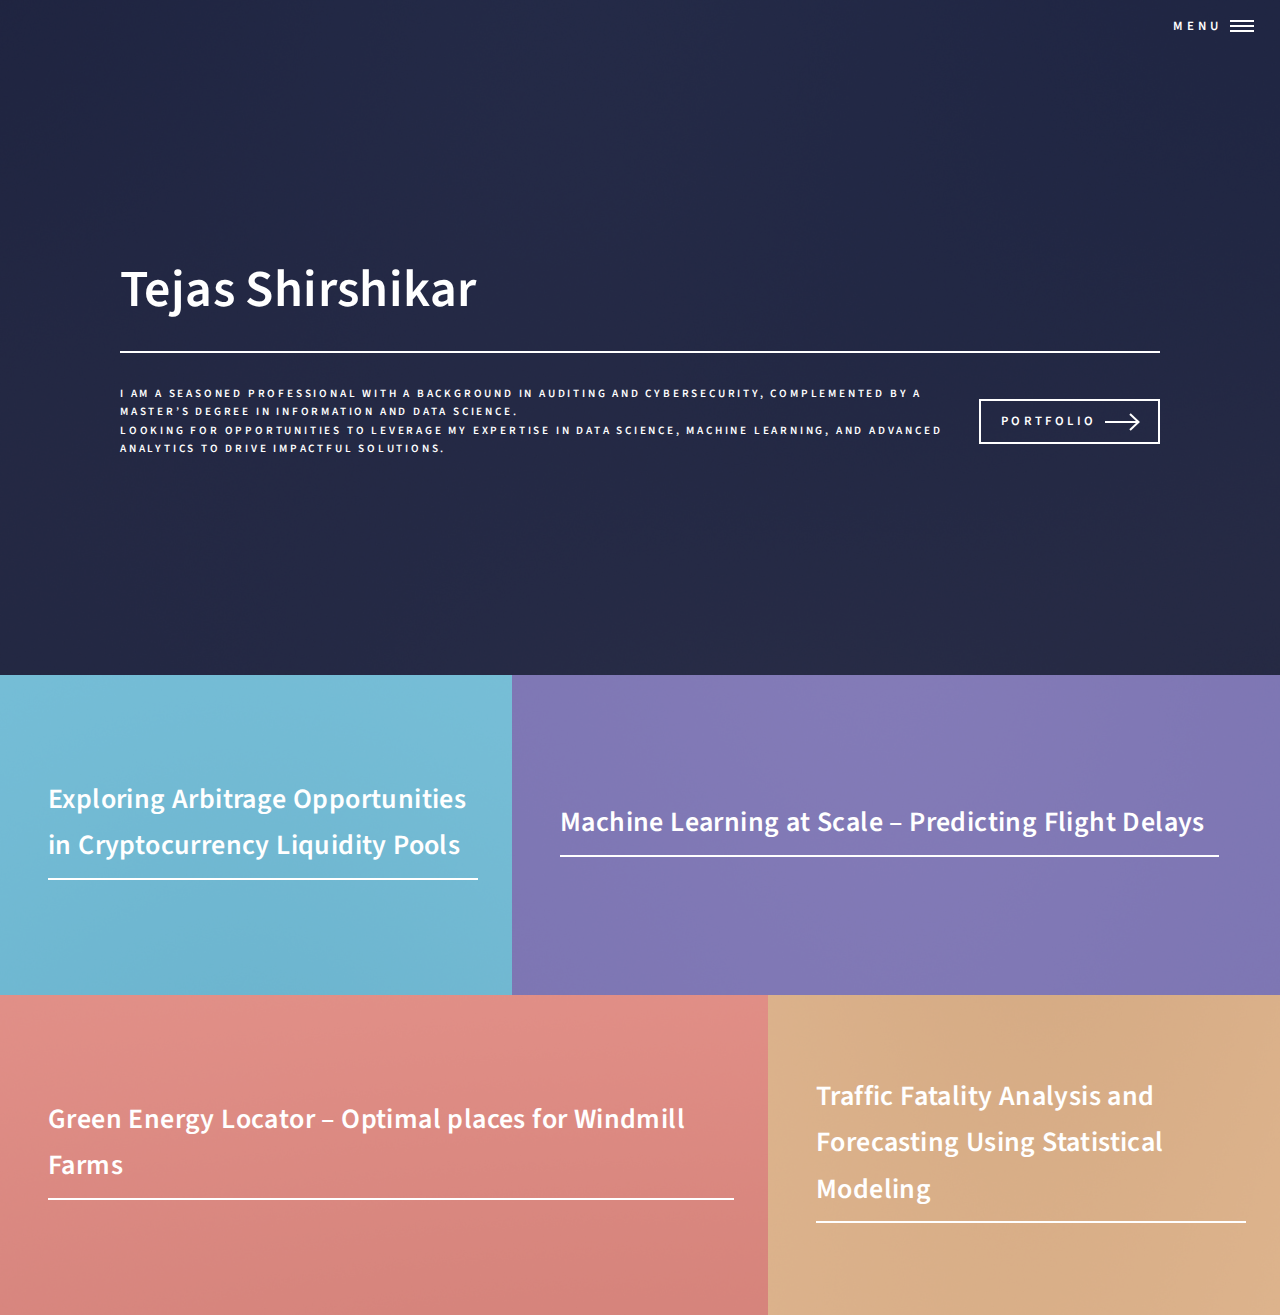
<file: index.html>
<!DOCTYPE HTML>
<!--
	Forty by HTML5 UP
	html5up.net | @ajlkn
	Free for personal and commercial use under the CCA 3.0 license (html5up.net/license)
-->
<html>
	<head>
		<title>Portfolio</title>
		<meta charset="utf-8" />
		<meta name="viewport" content="width=device-width, initial-scale=1, user-scalable=no" />
		<link rel="stylesheet" href="assets/css/main.css" />
		<noscript><link rel="stylesheet" href="assets/css/noscript.css" /></noscript>
	</head>
	<body class="is-preload">

		<!-- Wrapper -->
			<div id="wrapper">

				<!-- Header -->
					<header id="header" class="alt">
						<nav>
							<a href="#menu">Menu</a>
						</nav>
					</header>

				<!-- Menu -->
					<nav id="menu">
						<ul class="links">
							<li><a href="index.html">Home</a></li>
							<li><a href="generic.html">About me</a></li>
							<li><a href="arbitrage.html">Exploring Abitrage</a></li>
							<li><a href="Phase 3 Final Notebook (3).html">Predicting Flight Delays</a></li>
							<li><a href="https://groups.ischool.berkeley.edu/GreenEnergyLocator/">Green Energy Locator</a></li>
							<li><a href="time_series.html">Traffic Fatality Analysis</a></li>
						</ul>
					</nav>

				<!-- Banner -->
					<section id="banner" class="major">
						<div class="inner">
							<header class="major">
								<h1>Tejas Shirshikar</h1>
							</header>
							<div class="content">
								<p>I am a seasoned professional with a background in auditing and cybersecurity, complemented by a Master’s degree in Information and Data Science. <br />
								Looking for opportunities to leverage my expertise in data science, machine learning, and advanced analytics to drive impactful solutions.</p>
								<ul class="actions">
									<li><a href="#one" class="button next scrolly">Portfolio</a></li>
								</ul>
							</div>
						</div>
					</section>

				<!-- Main -->
					<div id="main">

						<!-- One -->
							<section id="one" class="tiles">
								<article>
									<span class="image">
										<img src="images/pic01.jpg" alt="" />
									</span>
									<header class="major">
										<h3><a href="arbitrage.html" class="link">Exploring Arbitrage Opportunities in Cryptocurrency Liquidity Pools</a></h3>
									</header>
								</article>
								<article>
									<span class="image">
										<img src="images/pic02.jpg" alt="" />
									</span>
									<header class="major">
										<h3><a href="Phase 3 Final Notebook (3).html" class="link" target="_blank">Machine Learning at Scale – Predicting Flight Delays</a></h3>
									</header>
								</article>
								<article>
									<span class="image">
										<img src="images/pic03.jpg" alt="" />
									</span>
									<header class="major">
										<h3><a href="https://groups.ischool.berkeley.edu/GreenEnergyLocator/" class="link" target="_blank">Green Energy Locator – Optimal places for Windmill Farms</a></h3>
									</header>
								</article>
								<article>
									<span class="image">
										<img src="images/pic04.jpg" alt="" />
									</span>
									<header class="major">
										<h3><a href="time_series.html" class="link">Traffic Fatality Analysis and Forecasting Using Statistical Modeling</a></h3>
									</header>
								</article>
							</section>

					</div>

			</div>

		<!-- Scripts -->
			<script src="assets/js/jquery.min.js"></script>
			<script src="assets/js/jquery.scrolly.min.js"></script>
			<script src="assets/js/jquery.scrollex.min.js"></script>
			<script src="assets/js/browser.min.js"></script>
			<script src="assets/js/breakpoints.min.js"></script>
			<script src="assets/js/util.js"></script>
			<script src="assets/js/main.js"></script>

	</body>
</html>
</file>
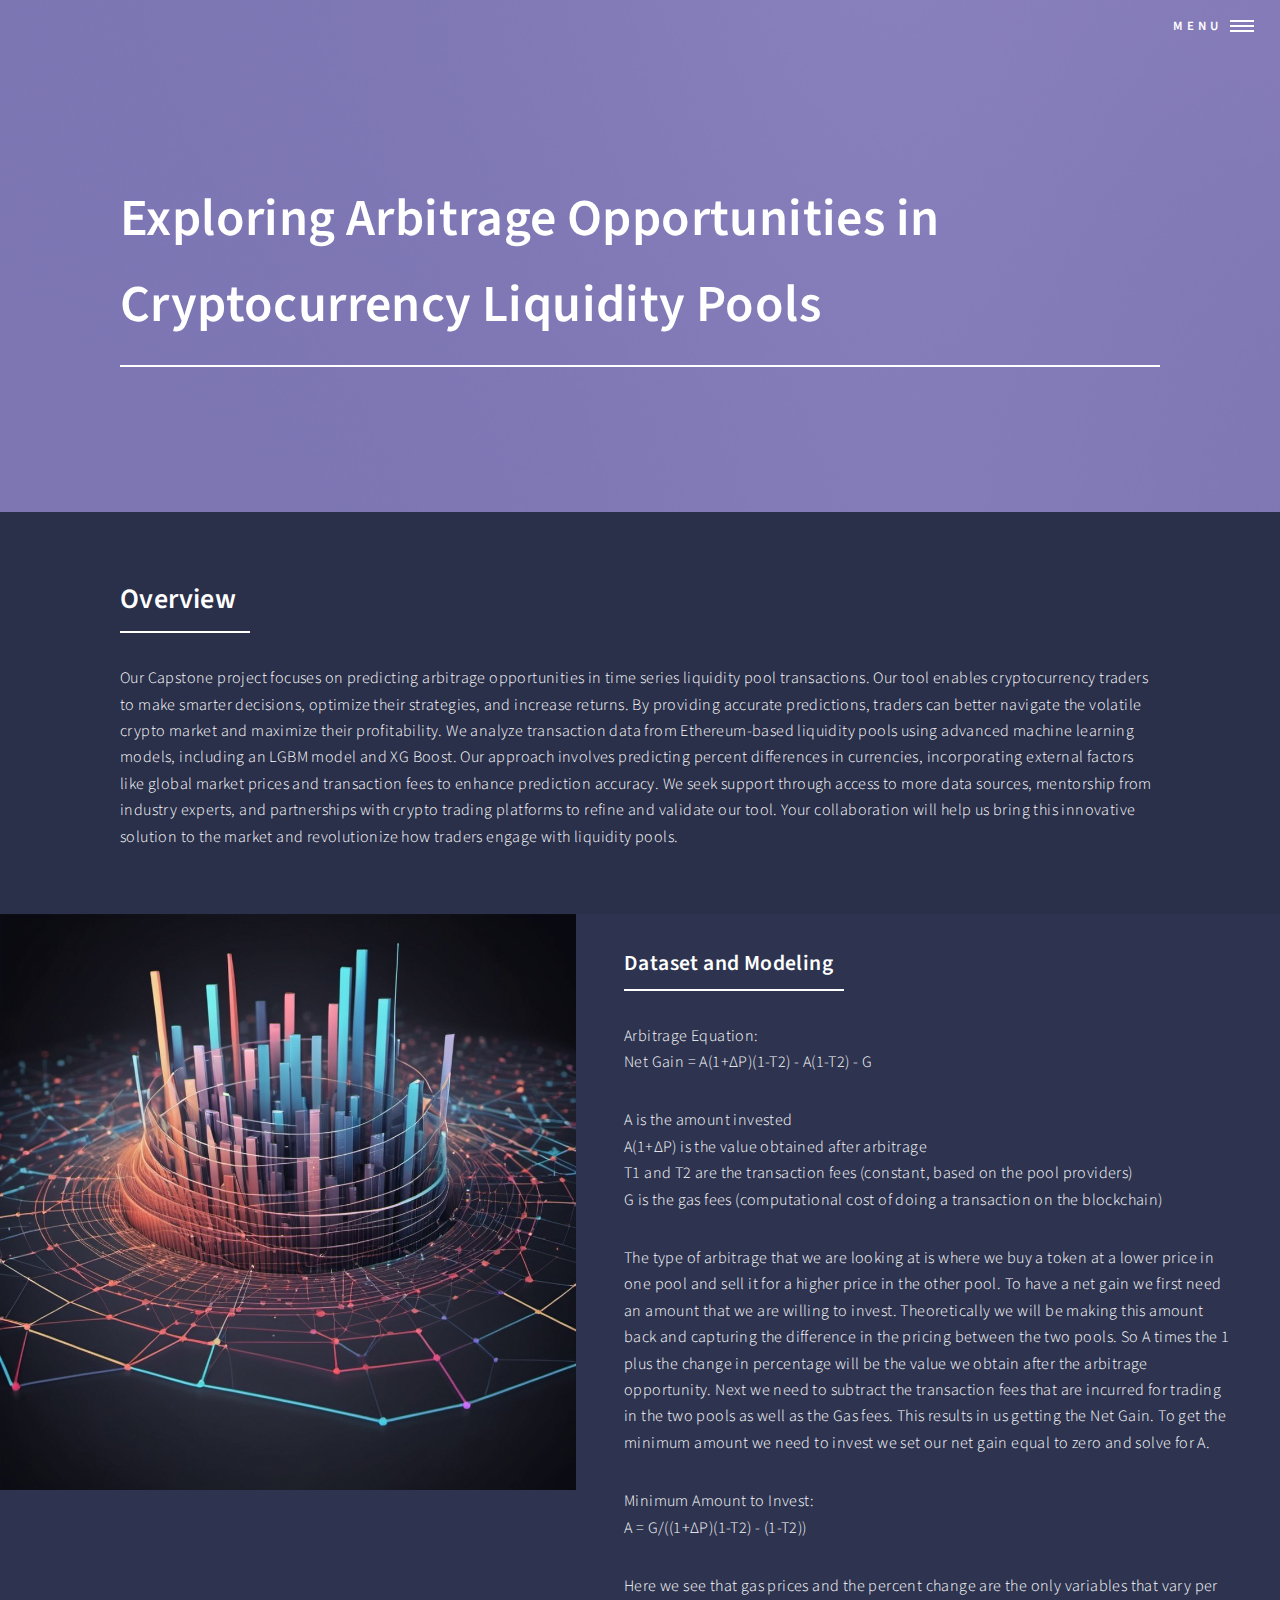
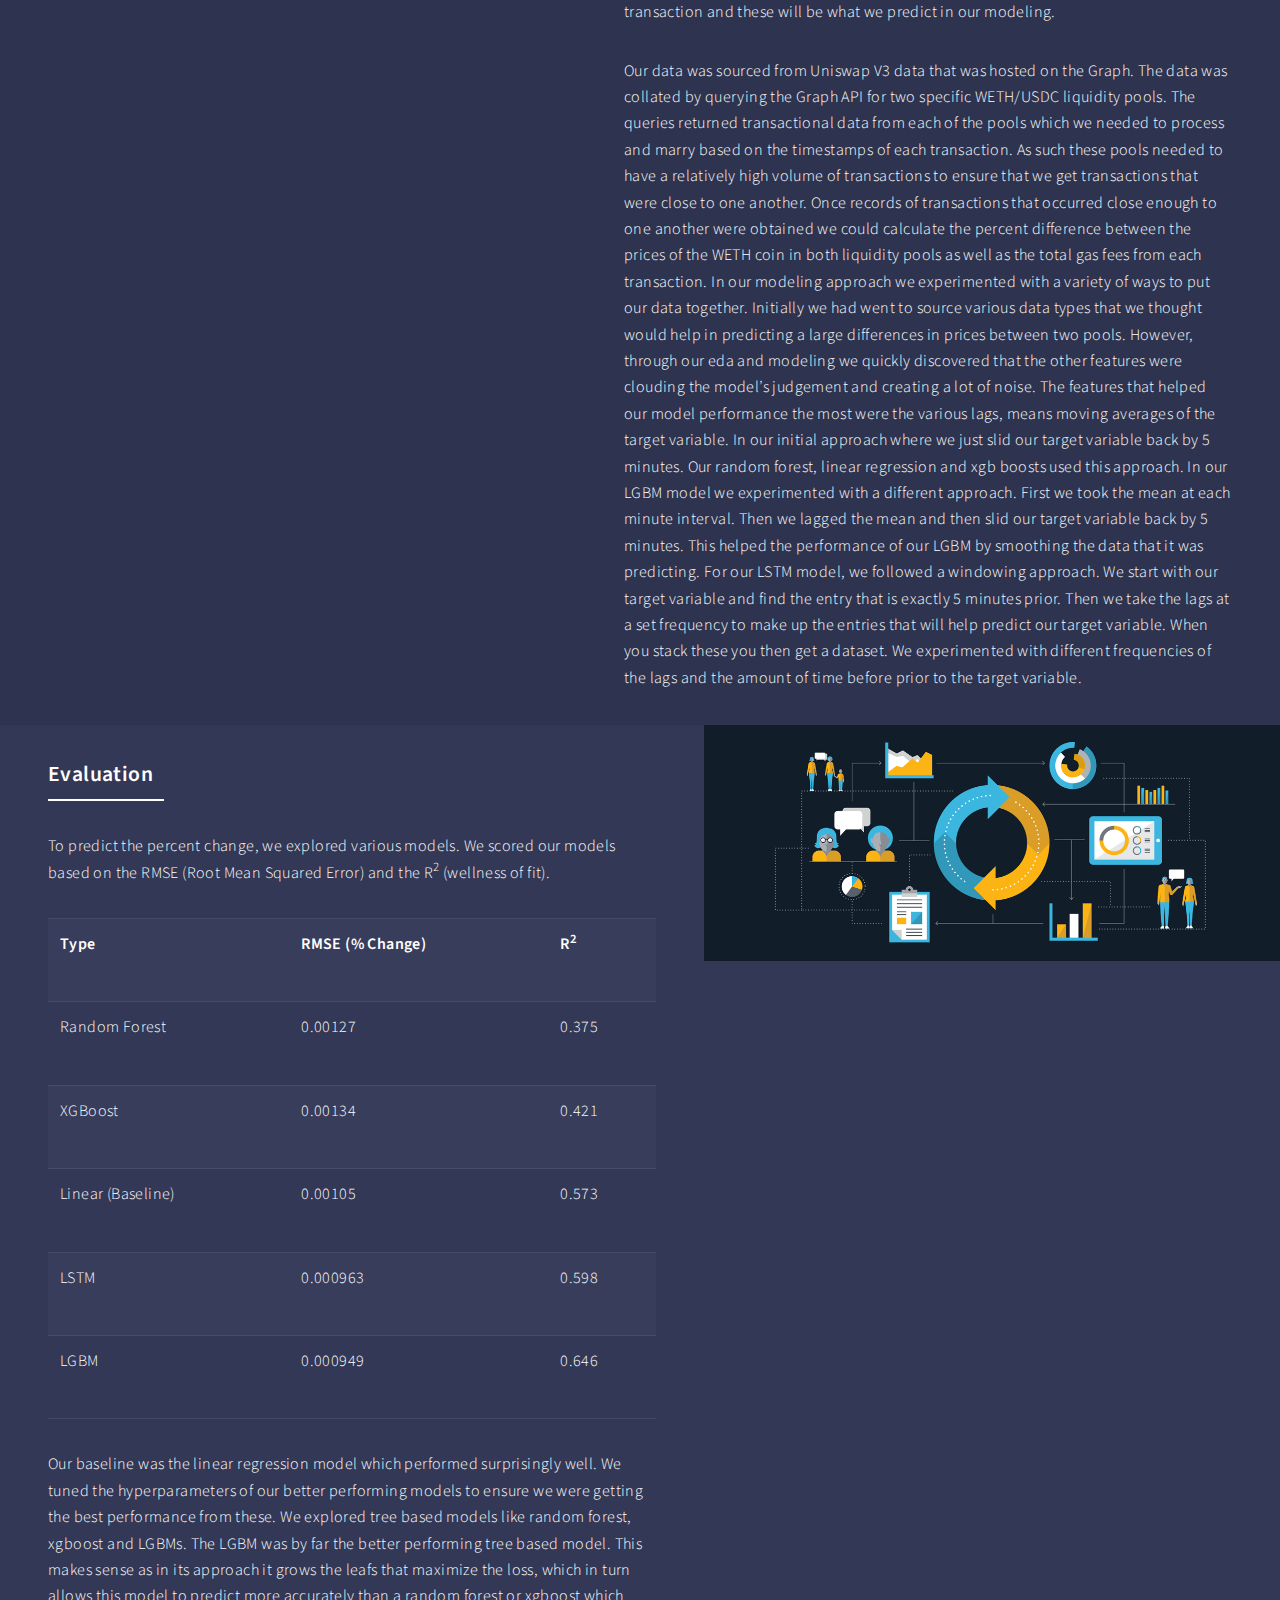
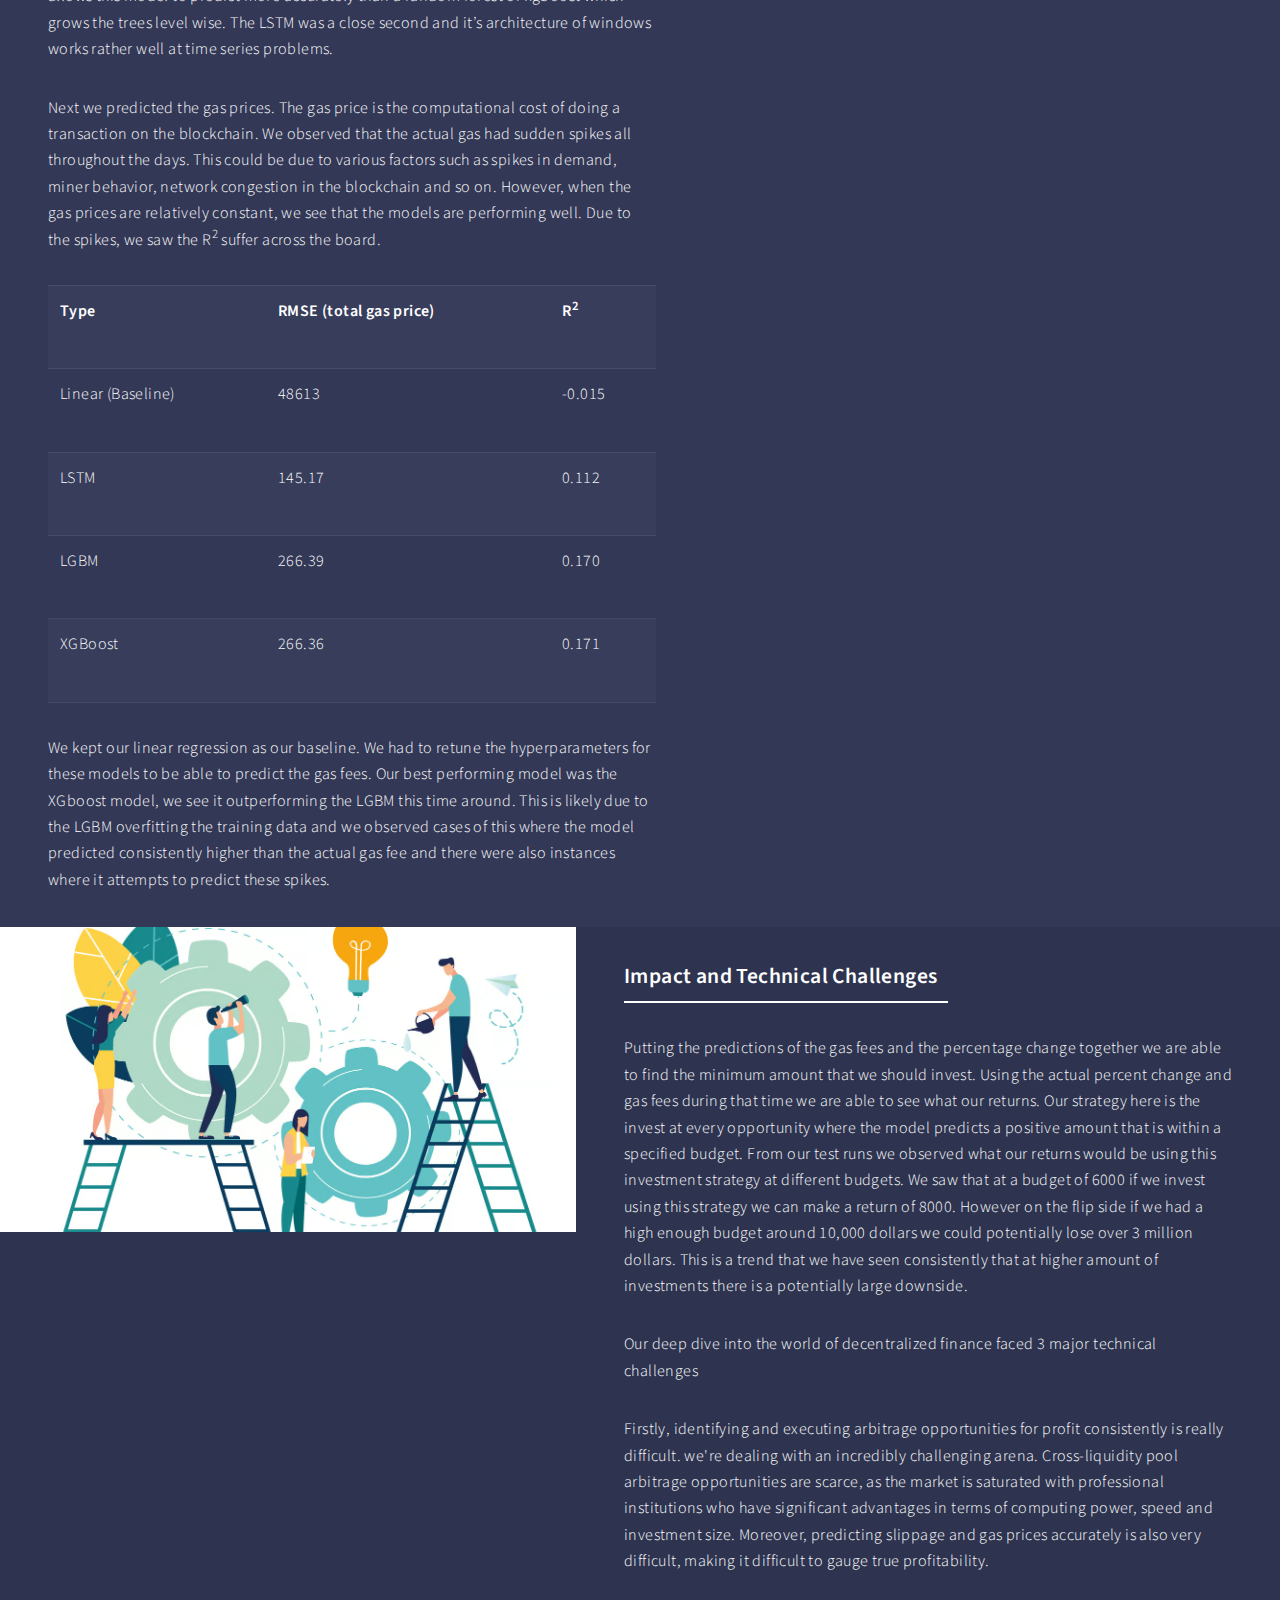
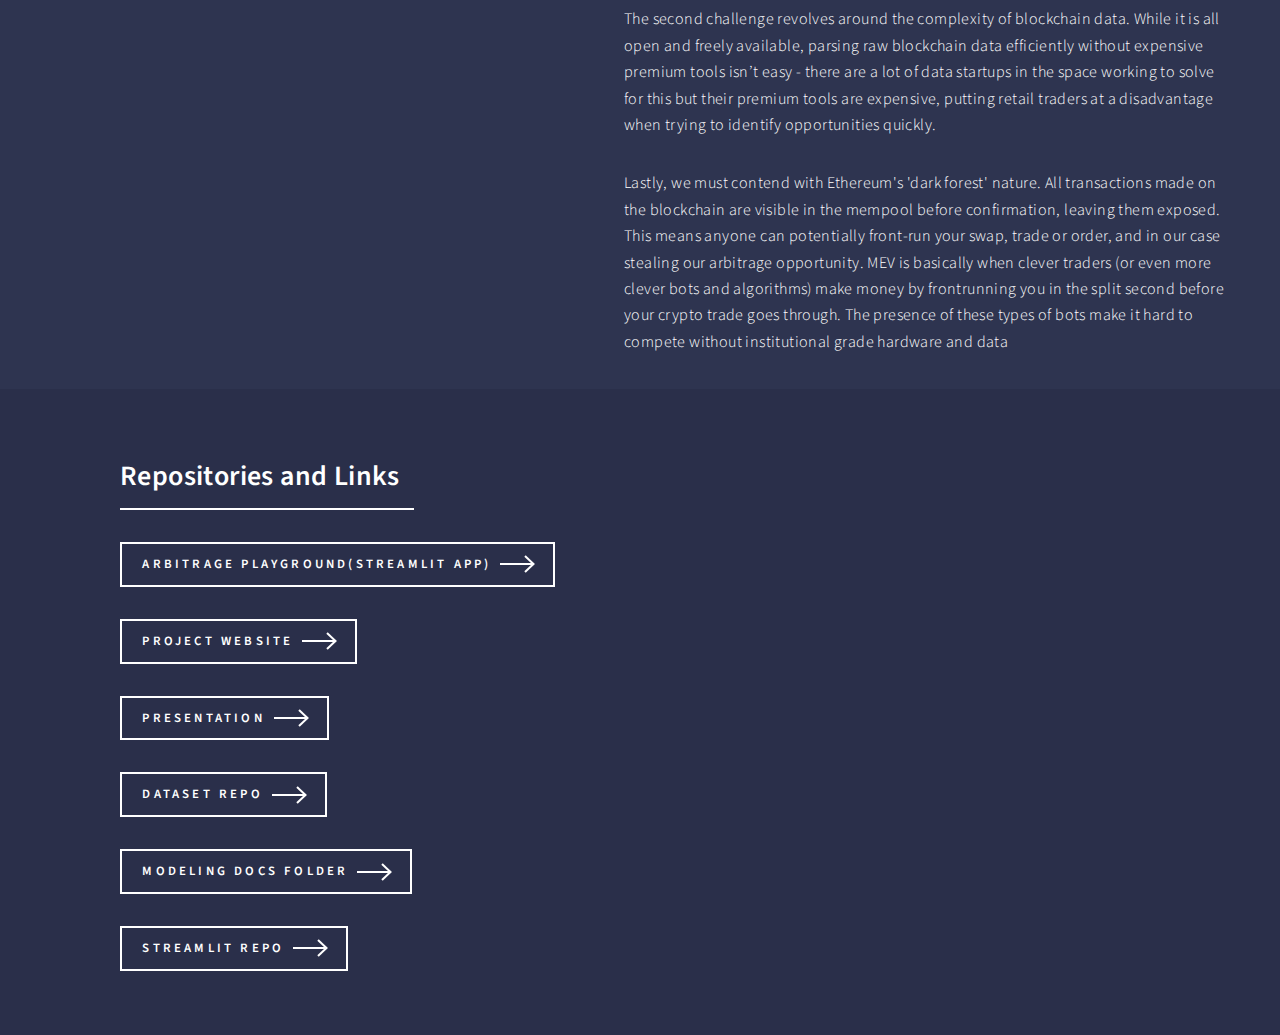
<file: arbitrage.html>
<!DOCTYPE HTML>
<!--
	Forty by HTML5 UP
	html5up.net | @ajlkn
	Free for personal and commercial use under the CCA 3.0 license (html5up.net/license)
-->
<html>
	<head>
		<title>Exploring Arbitrage Opportunities in Cryptocurrency Liquidity Pools</title>
		<meta charset="utf-8" />
		<meta name="viewport" content="width=device-width, initial-scale=1, user-scalable=no" />
		<link rel="stylesheet" href="assets/css/main.css" />
		<noscript><link rel="stylesheet" href="assets/css/noscript.css" /></noscript>
	</head>
	<body class="is-preload">

		<!-- Wrapper -->
			<div id="wrapper">

				<!-- Header -->
				<!-- Note: The "styleN" class below should match that of the banner element. -->
					<header id="header" class="alt style2">
						<nav>
							<a href="#menu">Menu</a>
						</nav>
					</header>

				<!-- Menu -->
					<nav id="menu">
						<ul class="links">
							<li><a href="index.html">Home</a></li>
							<li><a href="generic.html">About me</a></li>
							<li><a href="arbitrage.html">Exploring Abitrage</a></li>
							<li><a href="Phase 3 Final Notebook (3).html">Predicting Flight Delays</a></li>
							<li><a href="https://groups.ischool.berkeley.edu/GreenEnergyLocator/">Green Energy Locator</a></li>
							<li><a href="time_series.html">Traffic Fatality Analysis</a></li>
						</ul>
					</nav>

				<!-- Banner -->
				<!-- Note: The "styleN" class below should match that of the header element. -->
					<section id="banner" class="style2">
						<div class="inner">
							<span class="image">
								<img src="images/pic07.jpg" alt="" />
							</span>
							<header class="major">
								<h1>Exploring Arbitrage Opportunities in Cryptocurrency Liquidity Pools</h1>
							</header>
						</div>
					</section>

				<!-- Main -->
					<div id="main">

						<!-- One -->
							<section id="one">
								<div class="inner">
									<header class="major">
										<h2>Overview</h2>
									</header>
									<p>Our Capstone project focuses on predicting arbitrage opportunities in time series liquidity pool transactions. Our tool enables cryptocurrency traders to make smarter decisions, optimize their strategies, and increase returns. By providing accurate predictions, traders can better navigate the volatile crypto market and maximize their profitability. We analyze transaction data from Ethereum-based liquidity pools using advanced machine learning models, including an LGBM model and XG Boost. Our approach involves predicting percent differences in currencies, incorporating external factors like global market prices and transaction fees to enhance prediction accuracy. We seek support through access to more data sources, mentorship from industry experts, and partnerships with crypto trading platforms to refine and validate our tool. Your collaboration will help us bring this innovative solution to the market and revolutionize how traders engage with liquidity pools.</p>
								</div>
							</section>

						<!-- Two -->
							<section id="two" class="spotlights">
								<section>
									<a href="generic.html" class="image">
										<img src="images/Dataset and Modeling.jpg" alt="" data-position="center center" />
									</a>
									<div class="content">
										<div class="inner">
											<header class="major">
												<h3>Dataset and Modeling</h3>
											</header>
											<p>Arbitrage Equation: <br />

												Net Gain = A(1+ΔP)(1-T2) - A(1-T2) - G </p>
												
											<p>	A is the amount invested<br />
												A(1+ΔP) is the value obtained after arbitrage<br />
												T1 and T2 are the transaction fees (constant, based on the pool providers)<br />
												G is the gas fees (computational cost of doing a transaction on the blockchain)</p>
											<p>	The type of arbitrage that we are looking at is where we buy a token at a lower price in one pool and sell it for a higher price in the other pool. To have a net gain we first need an amount that we are willing to invest. Theoretically we will be making this amount back and capturing the difference in the pricing between the two pools. So A times the 1 plus the change in percentage will be the value we obtain after the arbitrage opportunity. Next we need to subtract the transaction fees that are incurred for trading in the two pools as well as the Gas fees. This results in us getting the Net Gain. To get the minimum amount we need to invest we set our net gain equal to zero and solve for A.</p>
												
											<p>	Minimum Amount to Invest:<br />
												
												A = G/((1+ΔP)(1-T2) - (1-T2))</p>
												
											<p>	Here we see that gas prices and the percent change are the only variables that vary per transaction and these will be what we predict in our modeling.</p>
												
											<p>	Our data was sourced from Uniswap V3 data that was hosted on the Graph. The data was collated by querying the Graph API for two specific WETH/USDC liquidity pools. The queries returned transactional data from each of the pools which we needed to process and marry based on the timestamps of each transaction. As such these pools needed to have a relatively high volume of transactions to ensure that we get transactions that were close to one another. Once records of transactions that occurred close enough to one another were obtained we could calculate the percent difference between the prices of the WETH coin in both liquidity pools as well as the total gas fees from each transaction.
												
												In our modeling approach we experimented with a variety of ways to put our data together. Initially we had went to source various data types that we thought would help in predicting a large differences in prices between two pools. However, through our eda and modeling we quickly discovered that the other features were clouding the model’s judgement and creating a lot of noise. The features that helped our model performance the most were the various lags, means moving averages of the target variable. 
												
												In our initial approach where we just slid our target variable back by 5 minutes. Our random forest, linear regression and xgb boosts used this approach. In our LGBM model we experimented with a different approach. First we took the mean at each minute interval. Then we lagged the mean and then slid our target variable back by 5 minutes. This helped the performance of our LGBM by smoothing the data that it was predicting. For our LSTM model, we followed a windowing approach. We start with our target variable and find the entry that is exactly 5 minutes prior. Then we take the lags at a set frequency to make up the entries that will help predict our target variable. When you stack these you then get a dataset. We experimented with different frequencies of the lags and the amount of time before prior to the target variable.</p>
										</div>
									</div>
								</section>
								<section>
									<a href="generic.html" class="image">
										<img src="images/EDC-Evaluation-Full.png" alt="" data-position="top center" />
									</a>
									<div class="content">
										<div class="inner">
											<header class="major">
												<h3> Evaluation</h3>
											</header>
											<p><span>To predict the percent change, we explored various models. We scored our models based on the RMSE (Root Mean Squared Error) and the R<sup>2</sup> (wellness of fit).&nbsp;</span></p>
											<table><tbody><tr><td><p dir="ltr"><strong>Type</strong></p></td><td><p dir="ltr"><strong>RMSE (% Change)</strong></p></td><td><p dir="ltr"><strong>R<sup>2</sup></strong></p></td></tr><tr><td><p dir="ltr"><span>Random Forest</span></p></td><td><p dir="ltr"><span>0.00127</span></p></td><td><p dir="ltr"><span>0.375</span></p></td></tr><tr><td><p dir="ltr"><span>XGBoost</span></p></td><td><p dir="ltr"><span>0.00134</span></p></td><td><p dir="ltr"><span>0.421</span></p></td></tr><tr><td><p dir="ltr"><span>Linear (Baseline)</span></p></td><td><p dir="ltr"><span>0.00105</span></p></td><td><p dir="ltr"><span>0.573</span></p></td></tr><tr><td><p dir="ltr"><span>LSTM</span></p></td><td><p dir="ltr"><span>0.000963</span></p></td><td><p dir="ltr"><span>0.598</span></p></td></tr><tr><td><p dir="ltr"><span>LGBM</span></p></td><td><p dir="ltr"><span>0.000949</span></p></td><td><p dir="ltr"><span>0.646</span></p></td></tr></tbody></table>
											<p><span>Our baseline was the linear regression model which performed surprisingly well. We tuned the hyperparameters of our better performing models to ensure we were getting the best performance from these. We explored tree based models like random forest, xgboost and LGBMs. The LGBM was by far the better performing tree based model. This makes sense as in its approach it grows the leafs that maximize the loss, which in turn allows this model to predict more accurately than a random forest or xgboost which grows the trees level wise. The LSTM was a close second and it’s architecture of windows works rather well at time series problems.</span>&nbsp;</p>
											<p dir="ltr"><span>Next we predicted the gas prices. The gas price is the computational cost of doing a transaction on the blockchain. We observed that the actual gas had sudden spikes all throughout the days. This could be due to various factors such as spikes in demand, miner behavior, network congestion in the blockchain and so on. However, when the gas prices are relatively constant, we see that the models are performing well. Due to the spikes, we saw the R<sup>2 </sup>suffer across the board.</span></p>
											<table><tbody><tr><td><p dir="ltr"><strong>Type</strong></p></td><td><p dir="ltr"><strong>RMSE (total gas price)</strong></p></td><td><p dir="ltr"><strong>R<sup>2</sup></strong></p></td></tr><tr><td><p dir="ltr"><span>Linear (Baseline)</span></p></td><td><p dir="ltr"><span>48613</span></p></td><td><p dir="ltr"><span>-0.015</span></p></td></tr><tr><td><p dir="ltr"><span>LSTM</span></p></td><td><p dir="ltr"><span>145.17</span></p></td><td><p dir="ltr"><span>0.112</span></p></td></tr><tr><td><p dir="ltr"><span>LGBM</span></p></td><td><p dir="ltr"><span>266.39</span></p></td><td><p dir="ltr"><span>0.170</span></p></td></tr><tr><td><p dir="ltr"><span>XGBoost</span></p></td><td><p dir="ltr"><span>266.36</span></p></td><td><p dir="ltr"><span>0.171</span></p></td></tr></tbody></table>
											<p dir="ltr"><span>We kept our linear regression as our baseline. We had to retune the hyperparameters for these models to be able to predict the gas fees. Our best performing model was the XGboost model, we see it outperforming the LGBM this time around. This is likely due to the LGBM overfitting the training data and we observed cases of this where the model predicted consistently higher than the actual gas fee and there were also instances where it attempts to predict these spikes.</span></p>
										</div>
									</div>
								</section>
								<section>
									<a href="generic.html" class="image">
										<img src="images/engineer technical challenges.png.avif" alt="" data-position="25% 25%" />
									</a>
									<div class="content">
										<div class="inner">
											<header class="major">
												<h3>Impact and Technical Challenges</h3>
											</header>
											<p dir="ltr"><span>Putting the predictions of the gas fees and the percentage change together we are able to find the minimum amount that we should invest. Using the actual percent change and gas fees during that time we are able to see what our returns. Our strategy here is the invest at every opportunity where the model predicts a positive amount that is within a specified budget. From our test runs we observed what our returns would be using this investment strategy at different budgets. We saw that at a budget of 6000 if we invest using this strategy we can make a return of 8000. However on the flip side if we had a high enough budget around 10,000 dollars we could potentially lose over 3 million dollars. This is a trend that we have seen consistently that at higher amount of investments there is a potentially large downside.&nbsp;</span></p>
											<p dir="ltr"><span>Our deep dive into the world of decentralized finance faced 3 major technical challenges</span></p>
											<p dir="ltr"><span>Firstly, identifying and executing arbitrage opportunities for profit consistently is really difficult. we're dealing with an incredibly challenging arena. Cross-liquidity pool arbitrage opportunities are scarce, as the market is saturated with professional institutions who have significant advantages in terms of computing power, speed and investment size. Moreover, predicting slippage and gas prices accurately is also very difficult, making it difficult to gauge true profitability.</span></p>
											<p dir="ltr"><span>The second challenge revolves around the complexity of blockchain data. While it is all open and freely available, parsing raw blockchain data efficiently without expensive premium tools isn’t easy - there are a lot of data startups in the space working to solve for this but their premium tools are expensive, putting retail traders at a disadvantage when trying to identify opportunities quickly.</span></p>
											<p dir="ltr"><span>Lastly, we must contend with Ethereum's 'dark forest' nature. All transactions made on the blockchain are visible in the mempool before confirmation, leaving them exposed. This means anyone can potentially front-run your swap, trade or order, and in our case stealing our arbitrage opportunity. MEV is basically when clever traders (or even more clever bots and algorithms) make money by frontrunning you in the split second before your crypto trade goes through. The presence of these types of bots make it hard&nbsp;to compete without institutional grade hardware and data&nbsp;</span></p>
										</div>
									</div>
								</section>
							</section>

						<!-- Three -->
							<section id="three">
								<div class="inner">
									<header class="major">
										<h2>Repositories and Links</h2>
									</header>
									<ul class="actions">
										<li><a href="https://arbitrageplaygroudv2-eyfnm7cbaba4fxayxjabyh.streamlit.app" class="button next" target="_blank">Arbitrage Playground(Streamlit App)</a></li>
									</ul>
									<ul class="actions">
										<li><a href="https://mydiamondhands.io" class="button next" target="_blank">Project Website</a></li>
									</ul>
									<ul class="actions">
										<li><a href="https://docs.google.com/presentation/d/1IpV1YeuyLYVnBb1bzMAvOJnMV2EHAk-9XFYwx1bXeWc/edit#slide=id.gc6f980f91_0_0" class="button next" target="_blank">Presentation</a></li>
									</ul>
									<ul class="actions">
										<li><a href="https://github.com/derek-dewald/DATASCI210.git" class="button next" target="_blank">Dataset Repo</a></li>
									</ul>
									<ul class="actions">
										<li><a href="https://drive.google.com/drive/folders/15swOvEZjMO4WO47e7w2gmfPs3tQPB1NU?usp=share_link" class="button next" target="_blank">Modeling Docs Folder</a></li>
									</ul>
									<ul class="actions">
										<li><a href="https://github.com/shirshikartejas/arbitrage_playgroud_v2.git" class="button next" target="_blank">Streamlit Repo</a></li>
									</ul>
									
								</div>
							</section>

					</div>

			</div>

		<!-- Scripts -->
			<script src="assets/js/jquery.min.js"></script>
			<script src="assets/js/jquery.scrolly.min.js"></script>
			<script src="assets/js/jquery.scrollex.min.js"></script>
			<script src="assets/js/browser.min.js"></script>
			<script src="assets/js/breakpoints.min.js"></script>
			<script src="assets/js/util.js"></script>
			<script src="assets/js/main.js"></script>

	</body>
</html>
</file>
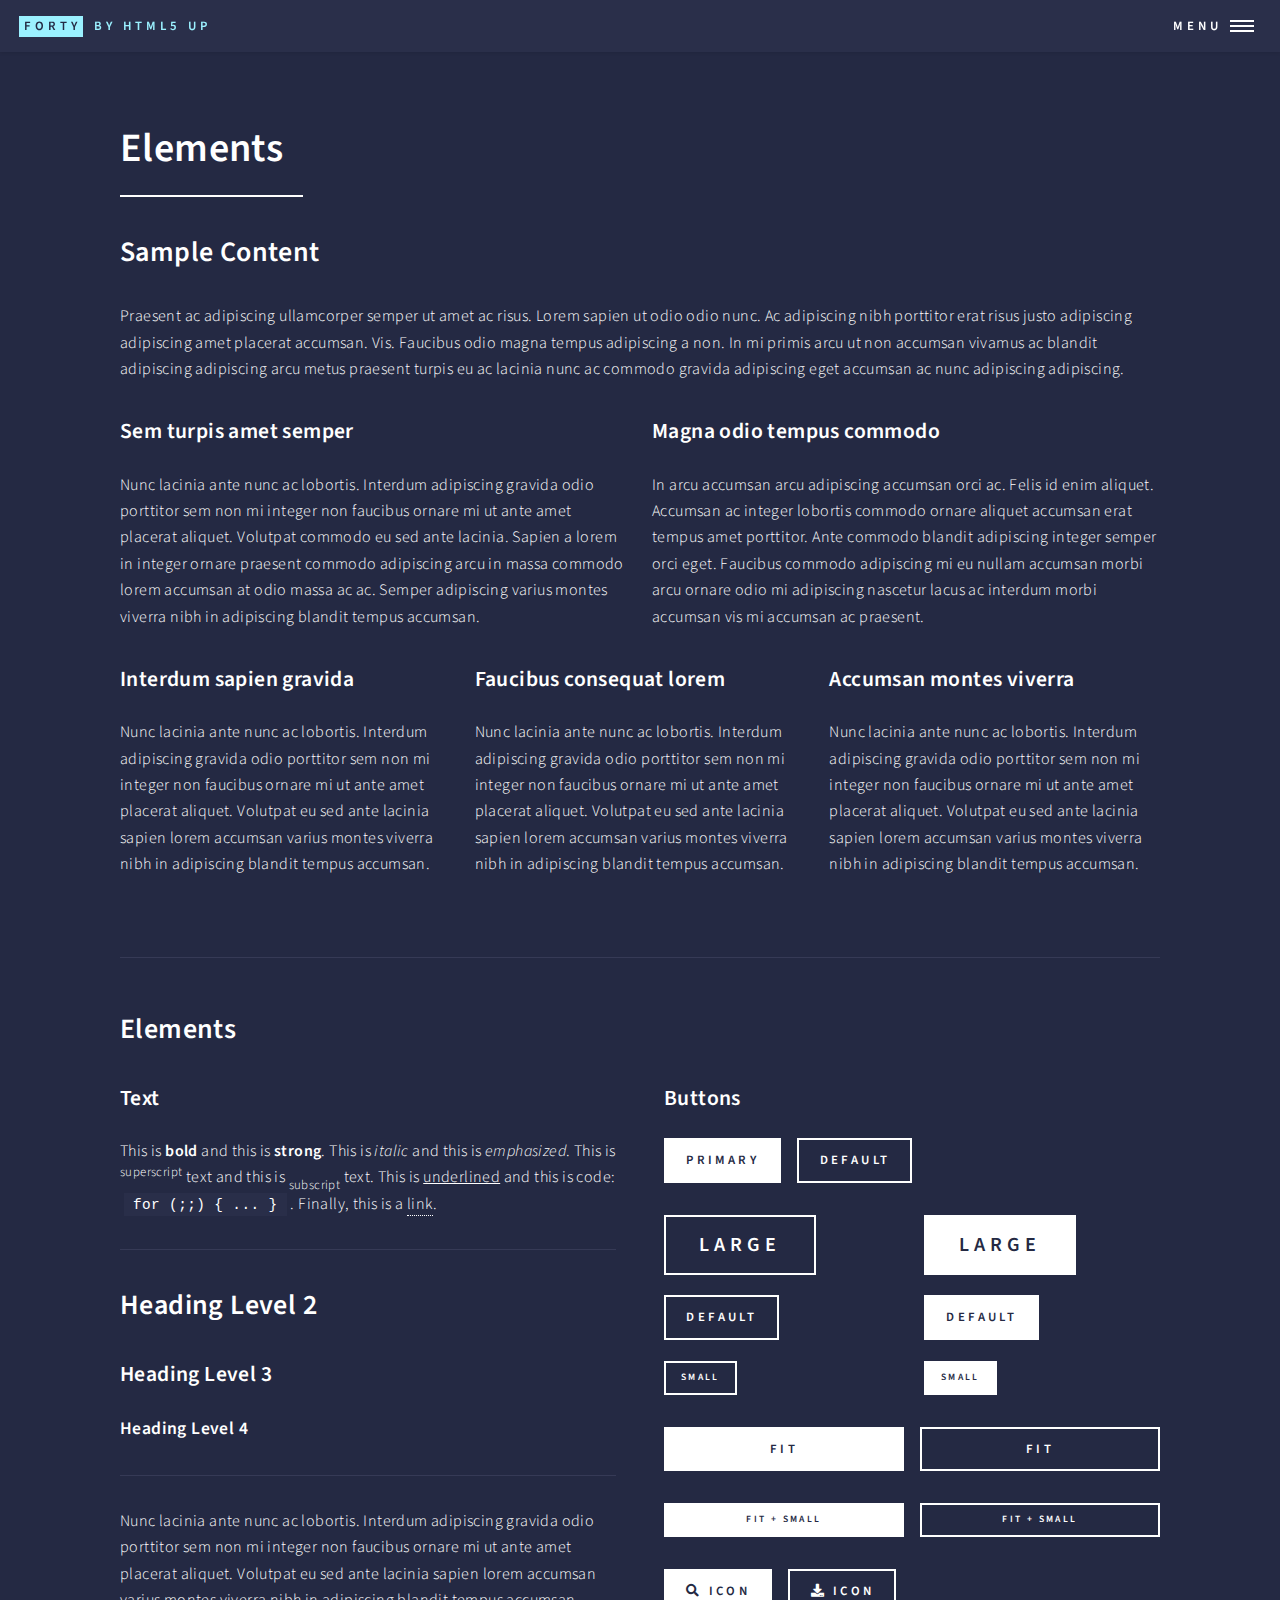
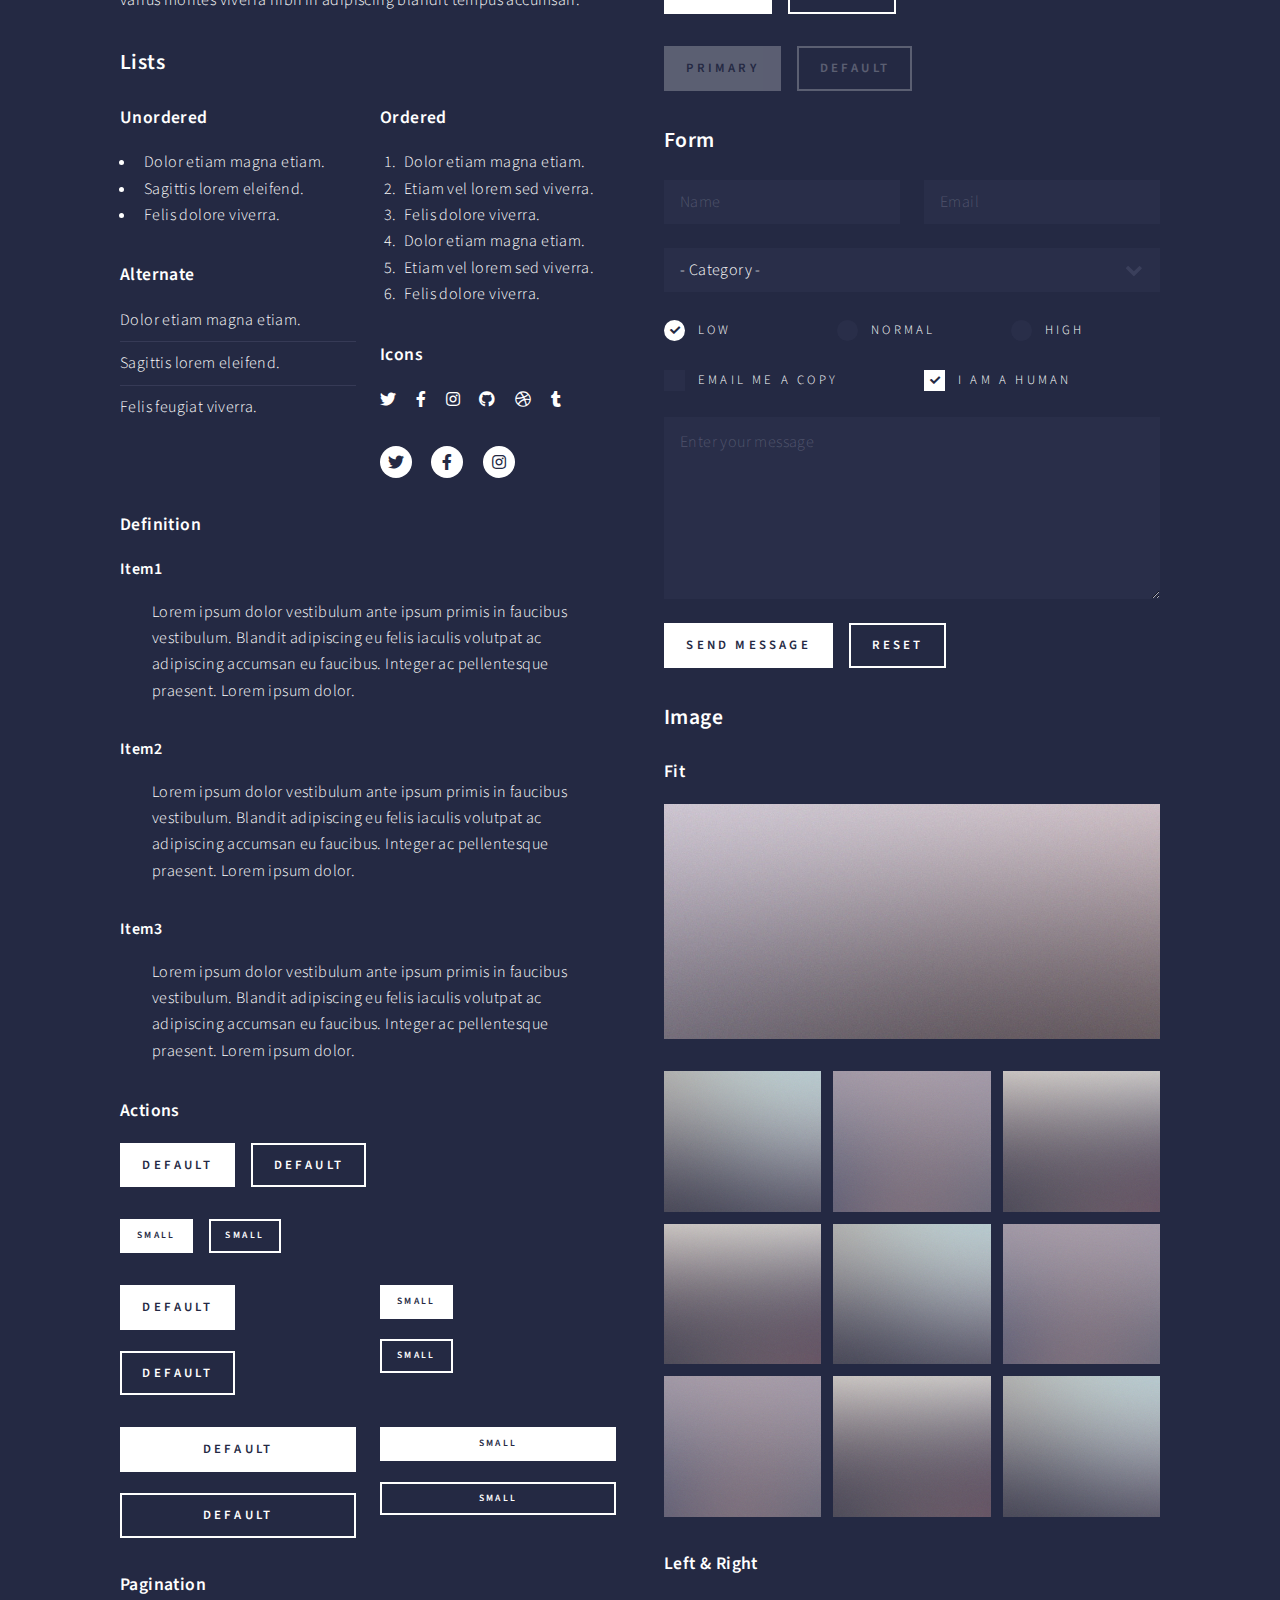
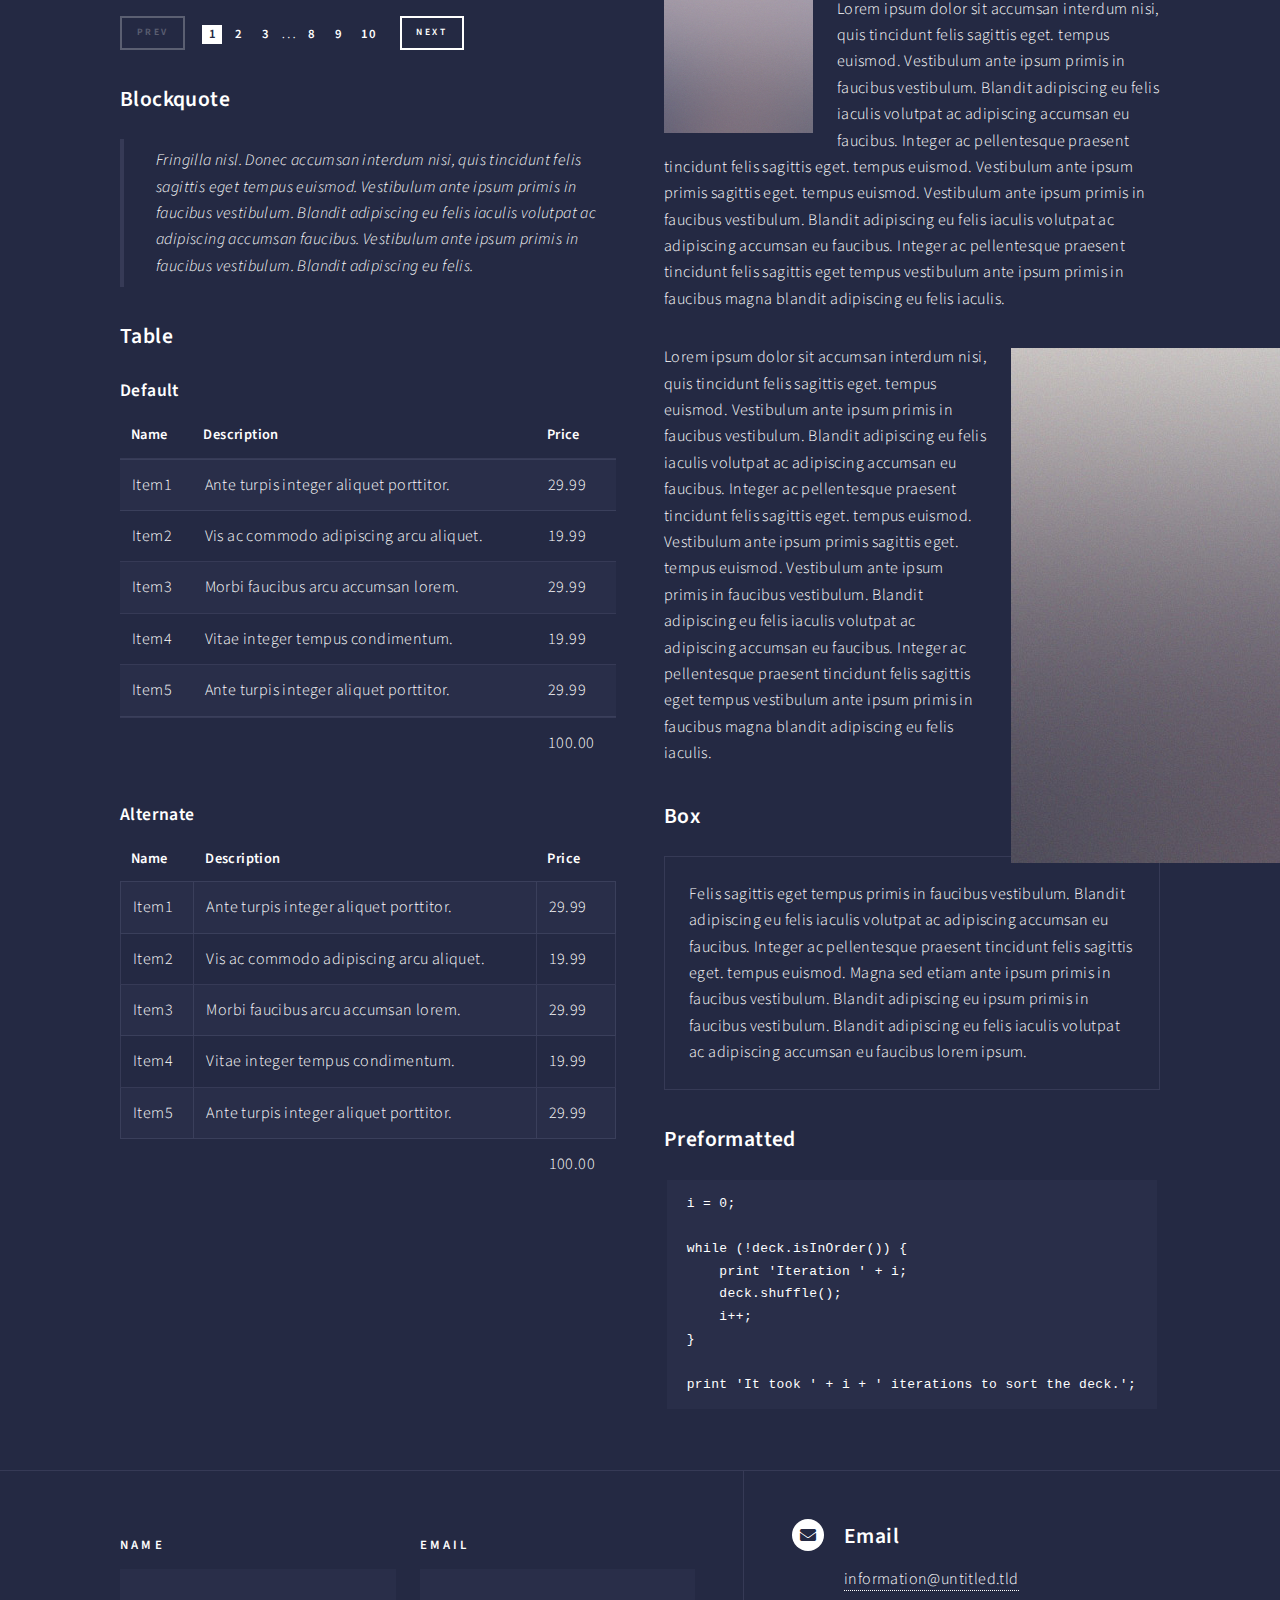
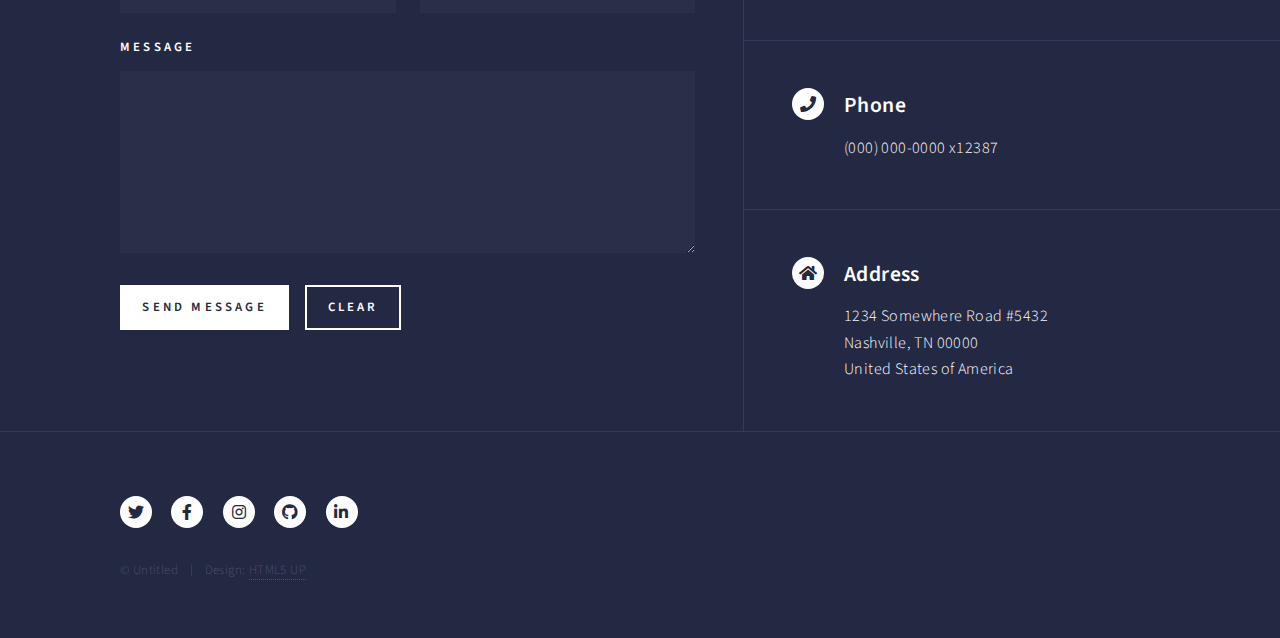
<file: elements.html>
<!DOCTYPE HTML>
<!--
	Forty by HTML5 UP
	html5up.net | @ajlkn
	Free for personal and commercial use under the CCA 3.0 license (html5up.net/license)
-->
<html>
	<head>
		<title>Elements - Forty by HTML5 UP</title>
		<meta charset="utf-8" />
		<meta name="viewport" content="width=device-width, initial-scale=1, user-scalable=no" />
		<link rel="stylesheet" href="assets/css/main.css" />
		<noscript><link rel="stylesheet" href="assets/css/noscript.css" /></noscript>
	</head>
	<body class="is-preload">

		<!-- Wrapper -->
			<div id="wrapper">

				<!-- Header -->
					<header id="header">
						<a href="index.html" class="logo"><strong>Forty</strong> <span>by HTML5 UP</span></a>
						<nav>
							<a href="#menu">Menu</a>
						</nav>
					</header>

				<!-- Menu -->
					<nav id="menu">
						<ul class="links">
							<li><a href="index.html">Home</a></li>
							<li><a href="landing.html">Landing</a></li>
							<li><a href="generic.html">Generic</a></li>
							<li><a href="elements.html">Elements</a></li>
						</ul>
						<ul class="actions stacked">
							<li><a href="#" class="button primary fit">Get Started</a></li>
							<li><a href="#" class="button fit">Log In</a></li>
						</ul>
					</nav>

				<!-- Main -->
					<div id="main" class="alt">

						<!-- One -->
							<section id="one">
								<div class="inner">
									<header class="major">
										<h1>Elements</h1>
									</header>

									<!-- Content -->
										<h2 id="content">Sample Content</h2>
										<p>Praesent ac adipiscing ullamcorper semper ut amet ac risus. Lorem sapien ut odio odio nunc. Ac adipiscing nibh porttitor erat risus justo adipiscing adipiscing amet placerat accumsan. Vis. Faucibus odio magna tempus adipiscing a non. In mi primis arcu ut non accumsan vivamus ac blandit adipiscing adipiscing arcu metus praesent turpis eu ac lacinia nunc ac commodo gravida adipiscing eget accumsan ac nunc adipiscing adipiscing.</p>
										<div class="row">
											<div class="col-6 col-12-small">
												<h3>Sem turpis amet semper</h3>
												<p>Nunc lacinia ante nunc ac lobortis. Interdum adipiscing gravida odio porttitor sem non mi integer non faucibus ornare mi ut ante amet placerat aliquet. Volutpat commodo eu sed ante lacinia. Sapien a lorem in integer ornare praesent commodo adipiscing arcu in massa commodo lorem accumsan at odio massa ac ac. Semper adipiscing varius montes viverra nibh in adipiscing blandit tempus accumsan.</p>
											</div>
											<div class="col-6 col-12-small">
												<h3>Magna odio tempus commodo</h3>
												<p>In arcu accumsan arcu adipiscing accumsan orci ac. Felis id enim aliquet. Accumsan ac integer lobortis commodo ornare aliquet accumsan erat tempus amet porttitor. Ante commodo blandit adipiscing integer semper orci eget. Faucibus commodo adipiscing mi eu nullam accumsan morbi arcu ornare odio mi adipiscing nascetur lacus ac interdum morbi accumsan vis mi accumsan ac praesent.</p>
											</div>
											<!-- Break -->
											<div class="col-4 col-12-medium">
												<h3>Interdum sapien gravida</h3>
												<p>Nunc lacinia ante nunc ac lobortis. Interdum adipiscing gravida odio porttitor sem non mi integer non faucibus ornare mi ut ante amet placerat aliquet. Volutpat eu sed ante lacinia sapien lorem accumsan varius montes viverra nibh in adipiscing blandit tempus accumsan.</p>
											</div>
											<div class="col-4 col-12-medium">
												<h3>Faucibus consequat lorem</h3>
												<p>Nunc lacinia ante nunc ac lobortis. Interdum adipiscing gravida odio porttitor sem non mi integer non faucibus ornare mi ut ante amet placerat aliquet. Volutpat eu sed ante lacinia sapien lorem accumsan varius montes viverra nibh in adipiscing blandit tempus accumsan.</p>
											</div>
											<div class="col-4 col-12-medium">
												<h3>Accumsan montes viverra</h3>
												<p>Nunc lacinia ante nunc ac lobortis. Interdum adipiscing gravida odio porttitor sem non mi integer non faucibus ornare mi ut ante amet placerat aliquet. Volutpat eu sed ante lacinia sapien lorem accumsan varius montes viverra nibh in adipiscing blandit tempus accumsan.</p>
											</div>
										</div>

									<hr class="major" />

									<!-- Elements -->
										<h2 id="elements">Elements</h2>
										<div class="row gtr-200">
											<div class="col-6 col-12-medium">

												<!-- Text stuff -->
													<h3>Text</h3>
													<p>This is <b>bold</b> and this is <strong>strong</strong>. This is <i>italic</i> and this is <em>emphasized</em>.
													This is <sup>superscript</sup> text and this is <sub>subscript</sub> text.
													This is <u>underlined</u> and this is code: <code>for (;;) { ... }</code>.
													Finally, this is a <a href="#">link</a>.</p>
													<hr />
													<h2>Heading Level 2</h2>
													<h3>Heading Level 3</h3>
													<h4>Heading Level 4</h4>
													<hr />
													<p>Nunc lacinia ante nunc ac lobortis. Interdum adipiscing gravida odio porttitor sem non mi integer non faucibus ornare mi ut ante amet placerat aliquet. Volutpat eu sed ante lacinia sapien lorem accumsan varius montes viverra nibh in adipiscing blandit tempus accumsan.</p>

												<!-- Lists -->
													<h3>Lists</h3>
													<div class="row">
														<div class="col-6 col-12-small">

															<h4>Unordered</h4>
															<ul>
																<li>Dolor etiam magna etiam.</li>
																<li>Sagittis lorem eleifend.</li>
																<li>Felis dolore viverra.</li>
															</ul>

															<h4>Alternate</h4>
															<ul class="alt">
																<li>Dolor etiam magna etiam.</li>
																<li>Sagittis lorem eleifend.</li>
																<li>Felis feugiat viverra.</li>
															</ul>

														</div>
														<div class="col-6 col-12-small">

															<h4>Ordered</h4>
															<ol>
																<li>Dolor etiam magna etiam.</li>
																<li>Etiam vel lorem sed viverra.</li>
																<li>Felis dolore viverra.</li>
																<li>Dolor etiam magna etiam.</li>
																<li>Etiam vel lorem sed viverra.</li>
																<li>Felis dolore viverra.</li>
															</ol>

															<h4>Icons</h4>
															<ul class="icons">
																<li><a href="#" class="icon brands fa-twitter"><span class="label">Twitter</span></a></li>
																<li><a href="#" class="icon brands fa-facebook-f"><span class="label">Facebook</span></a></li>
																<li><a href="#" class="icon brands fa-instagram"><span class="label">Instagram</span></a></li>
																<li><a href="#" class="icon brands fa-github"><span class="label">Github</span></a></li>
																<li><a href="#" class="icon brands fa-dribbble"><span class="label">Dribbble</span></a></li>
																<li><a href="#" class="icon brands fa-tumblr"><span class="label">Tumblr</span></a></li>
															</ul>
															<ul class="icons">
																<li><a href="#" class="icon brands alt fa-twitter"><span class="label">Twitter</span></a></li>
																<li><a href="#" class="icon brands alt fa-facebook-f"><span class="label">Facebook</span></a></li>
																<li><a href="#" class="icon brands alt fa-instagram"><span class="label">Instagram</span></a></li>
															</ul>

														</div>
													</div>
													<h4>Definition</h4>
													<dl>
														<dt>Item1</dt>
														<dd>
															<p>Lorem ipsum dolor vestibulum ante ipsum primis in faucibus vestibulum. Blandit adipiscing eu felis iaculis volutpat ac adipiscing accumsan eu faucibus. Integer ac pellentesque praesent. Lorem ipsum dolor.</p>
														</dd>
														<dt>Item2</dt>
														<dd>
															<p>Lorem ipsum dolor vestibulum ante ipsum primis in faucibus vestibulum. Blandit adipiscing eu felis iaculis volutpat ac adipiscing accumsan eu faucibus. Integer ac pellentesque praesent. Lorem ipsum dolor.</p>
														</dd>
														<dt>Item3</dt>
														<dd>
															<p>Lorem ipsum dolor vestibulum ante ipsum primis in faucibus vestibulum. Blandit adipiscing eu felis iaculis volutpat ac adipiscing accumsan eu faucibus. Integer ac pellentesque praesent. Lorem ipsum dolor.</p>
														</dd>
													</dl>

													<h4>Actions</h4>
													<ul class="actions">
														<li><a href="#" class="button primary">Default</a></li>
														<li><a href="#" class="button">Default</a></li>
													</ul>
													<ul class="actions small">
														<li><a href="#" class="button primary small">Small</a></li>
														<li><a href="#" class="button small">Small</a></li>
													</ul>
													<div class="row">
														<div class="col-6 col-12-small">
															<ul class="actions stacked">
																<li><a href="#" class="button primary">Default</a></li>
																<li><a href="#" class="button">Default</a></li>
															</ul>
														</div>
														<div class="col-6 col-12-small">
															<ul class="actions stacked">
																<li><a href="#" class="button primary small">Small</a></li>
																<li><a href="#" class="button small">Small</a></li>
															</ul>
														</div>
														<div class="col-6 col-12-small">
															<ul class="actions stacked">
																<li><a href="#" class="button primary fit">Default</a></li>
																<li><a href="#" class="button fit">Default</a></li>
															</ul>
														</div>
														<div class="col-6 col-12-small">
															<ul class="actions stacked">
																<li><a href="#" class="button primary small fit">Small</a></li>
																<li><a href="#" class="button small fit">Small</a></li>
															</ul>
														</div>
													</div>

													<h4>Pagination</h4>
													<ul class="pagination">
														<li><span class="button small disabled">Prev</span></li>
														<li><a href="#" class="page active">1</a></li>
														<li><a href="#" class="page">2</a></li>
														<li><a href="#" class="page">3</a></li>
														<li><span>&hellip;</span></li>
														<li><a href="#" class="page">8</a></li>
														<li><a href="#" class="page">9</a></li>
														<li><a href="#" class="page">10</a></li>
														<li><a href="#" class="button small">Next</a></li>
													</ul>

												<!-- Blockquote -->
													<h3>Blockquote</h3>
													<blockquote>Fringilla nisl. Donec accumsan interdum nisi, quis tincidunt felis sagittis eget tempus euismod. Vestibulum ante ipsum primis in faucibus vestibulum. Blandit adipiscing eu felis iaculis volutpat ac adipiscing accumsan faucibus. Vestibulum ante ipsum primis in faucibus vestibulum. Blandit adipiscing eu felis.</blockquote>

												<!-- Table -->
													<h3>Table</h3>

													<h4>Default</h4>
													<div class="table-wrapper">
														<table>
															<thead>
																<tr>
																	<th>Name</th>
																	<th>Description</th>
																	<th>Price</th>
																</tr>
															</thead>
															<tbody>
																<tr>
																	<td>Item1</td>
																	<td>Ante turpis integer aliquet porttitor.</td>
																	<td>29.99</td>
																</tr>
																<tr>
																	<td>Item2</td>
																	<td>Vis ac commodo adipiscing arcu aliquet.</td>
																	<td>19.99</td>
																</tr>
																<tr>
																	<td>Item3</td>
																	<td> Morbi faucibus arcu accumsan lorem.</td>
																	<td>29.99</td>
																</tr>
																<tr>
																	<td>Item4</td>
																	<td>Vitae integer tempus condimentum.</td>
																	<td>19.99</td>
																</tr>
																<tr>
																	<td>Item5</td>
																	<td>Ante turpis integer aliquet porttitor.</td>
																	<td>29.99</td>
																</tr>
															</tbody>
															<tfoot>
																<tr>
																	<td colspan="2"></td>
																	<td>100.00</td>
																</tr>
															</tfoot>
														</table>
													</div>

													<h4>Alternate</h4>
													<div class="table-wrapper">
														<table class="alt">
															<thead>
																<tr>
																	<th>Name</th>
																	<th>Description</th>
																	<th>Price</th>
																</tr>
															</thead>
															<tbody>
																<tr>
																	<td>Item1</td>
																	<td>Ante turpis integer aliquet porttitor.</td>
																	<td>29.99</td>
																</tr>
																<tr>
																	<td>Item2</td>
																	<td>Vis ac commodo adipiscing arcu aliquet.</td>
																	<td>19.99</td>
																</tr>
																<tr>
																	<td>Item3</td>
																	<td> Morbi faucibus arcu accumsan lorem.</td>
																	<td>29.99</td>
																</tr>
																<tr>
																	<td>Item4</td>
																	<td>Vitae integer tempus condimentum.</td>
																	<td>19.99</td>
																</tr>
																<tr>
																	<td>Item5</td>
																	<td>Ante turpis integer aliquet porttitor.</td>
																	<td>29.99</td>
																</tr>
															</tbody>
															<tfoot>
																<tr>
																	<td colspan="2"></td>
																	<td>100.00</td>
																</tr>
															</tfoot>
														</table>
													</div>

											</div>
											<div class="col-6 col-12-medium">

												<!-- Buttons -->
													<h3>Buttons</h3>
													<ul class="actions">
														<li><a href="#" class="button primary">Primary</a></li>
														<li><a href="#" class="button">Default</a></li>
													</ul>
													<div class="row">
														<div class="col-6 col-12-xsmall">
															<ul class="actions stacked">
																<li><a href="#" class="button large">Large</a></li>
																<li><a href="#" class="button">Default</a></li>
																<li><a href="#" class="button small">Small</a></li>
															</ul>
														</div>
														<div class="col-6 col-12-xsmall">
															<ul class="actions stacked">
																<li><a href="#" class="button primary large">Large</a></li>
																<li><a href="#" class="button primary">Default</a></li>
																<li><a href="#" class="button primary small">Small</a></li>
															</ul>
														</div>
													</div>
													<ul class="actions fit">
														<li><a href="#" class="button primary fit">Fit</a></li>
														<li><a href="#" class="button fit">Fit</a></li>
													</ul>
													<ul class="actions fit small">
														<li><a href="#" class="button primary fit small">Fit + Small</a></li>
														<li><a href="#" class="button fit small">Fit + Small</a></li>
													</ul>
													<ul class="actions">
														<li><a href="#" class="button primary icon solid fa-search">Icon</a></li>
														<li><a href="#" class="button icon solid fa-download">Icon</a></li>
													</ul>
													<ul class="actions">
														<li><span class="button primary disabled">Primary</span></li>
														<li><span class="button disabled">Default</span></li>
													</ul>

												<!-- Form -->
													<h3>Form</h3>

													<form method="post" action="#">
														<div class="row gtr-uniform">
															<div class="col-6 col-12-xsmall">
																<input type="text" name="demo-name" id="demo-name" value="" placeholder="Name" />
															</div>
															<div class="col-6 col-12-xsmall">
																<input type="email" name="demo-email" id="demo-email" value="" placeholder="Email" />
															</div>
															<!-- Break -->
															<div class="col-12">
																<select name="demo-category" id="demo-category">
																	<option value="">- Category -</option>
																	<option value="1">Manufacturing</option>
																	<option value="1">Shipping</option>
																	<option value="1">Administration</option>
																	<option value="1">Human Resources</option>
																</select>
															</div>
															<!-- Break -->
															<div class="col-4 col-12-small">
																<input type="radio" id="demo-priority-low" name="demo-priority" checked>
																<label for="demo-priority-low">Low</label>
															</div>
															<div class="col-4 col-12-small">
																<input type="radio" id="demo-priority-normal" name="demo-priority">
																<label for="demo-priority-normal">Normal</label>
															</div>
															<div class="col-4 col-12-small">
																<input type="radio" id="demo-priority-high" name="demo-priority">
																<label for="demo-priority-high">High</label>
															</div>
															<!-- Break -->
															<div class="col-6 col-12-small">
																<input type="checkbox" id="demo-copy" name="demo-copy">
																<label for="demo-copy">Email me a copy</label>
															</div>
															<div class="col-6 col-12-small">
																<input type="checkbox" id="demo-human" name="demo-human" checked>
																<label for="demo-human">I am a human</label>
															</div>
															<!-- Break -->
															<div class="col-12">
																<textarea name="demo-message" id="demo-message" placeholder="Enter your message" rows="6"></textarea>
															</div>
															<!-- Break -->
															<div class="col-12">
																<ul class="actions">
																	<li><input type="submit" value="Send Message" class="primary" /></li>
																	<li><input type="reset" value="Reset" /></li>
																</ul>
															</div>
														</div>
													</form>

												<!-- Image -->
													<h3>Image</h3>

													<h4>Fit</h4>
													<span class="image fit"><img src="images/pic03.jpg" alt="" /></span>
													<div class="box alt">
														<div class="row gtr-50 gtr-uniform">
															<div class="col-4"><span class="image fit"><img src="images/pic08.jpg" alt="" /></span></div>
															<div class="col-4"><span class="image fit"><img src="images/pic09.jpg" alt="" /></span></div>
															<div class="col-4"><span class="image fit"><img src="images/pic10.jpg" alt="" /></span></div>
															<!-- Break -->
															<div class="col-4"><span class="image fit"><img src="images/pic10.jpg" alt="" /></span></div>
															<div class="col-4"><span class="image fit"><img src="images/pic08.jpg" alt="" /></span></div>
															<div class="col-4"><span class="image fit"><img src="images/pic09.jpg" alt="" /></span></div>
															<!-- Break -->
															<div class="col-4"><span class="image fit"><img src="images/pic09.jpg" alt="" /></span></div>
															<div class="col-4"><span class="image fit"><img src="images/pic10.jpg" alt="" /></span></div>
															<div class="col-4"><span class="image fit"><img src="images/pic08.jpg" alt="" /></span></div>
														</div>
													</div>

													<h4>Left &amp; Right</h4>
													<p><span class="image left"><img src="images/pic09.jpg" alt="" /></span>Lorem ipsum dolor sit accumsan interdum nisi, quis tincidunt felis sagittis eget. tempus euismod. Vestibulum ante ipsum primis in faucibus vestibulum. Blandit adipiscing eu felis iaculis volutpat ac adipiscing accumsan eu faucibus. Integer ac pellentesque praesent tincidunt felis sagittis eget. tempus euismod. Vestibulum ante ipsum primis sagittis eget. tempus euismod. Vestibulum ante ipsum primis in faucibus vestibulum. Blandit adipiscing eu felis iaculis volutpat ac adipiscing accumsan eu faucibus. Integer ac pellentesque praesent tincidunt felis sagittis eget tempus vestibulum ante ipsum primis in faucibus magna blandit adipiscing eu felis iaculis.</p>
													<p><span class="image right"><img src="images/pic10.jpg" alt="" /></span>Lorem ipsum dolor sit accumsan interdum nisi, quis tincidunt felis sagittis eget. tempus euismod. Vestibulum ante ipsum primis in faucibus vestibulum. Blandit adipiscing eu felis iaculis volutpat ac adipiscing accumsan eu faucibus. Integer ac pellentesque praesent tincidunt felis sagittis eget. tempus euismod. Vestibulum ante ipsum primis sagittis eget. tempus euismod. Vestibulum ante ipsum primis in faucibus vestibulum. Blandit adipiscing eu felis iaculis volutpat ac adipiscing accumsan eu faucibus. Integer ac pellentesque praesent tincidunt felis sagittis eget tempus vestibulum ante ipsum primis in faucibus magna blandit adipiscing eu felis iaculis.</p>

												<!-- Box -->
													<h3>Box</h3>
													<div class="box">
														<p>Felis sagittis eget tempus primis in faucibus vestibulum. Blandit adipiscing eu felis iaculis volutpat ac adipiscing accumsan eu faucibus. Integer ac pellentesque praesent tincidunt felis sagittis eget. tempus euismod. Magna sed etiam ante ipsum primis in faucibus vestibulum. Blandit adipiscing eu ipsum primis in faucibus vestibulum. Blandit adipiscing eu felis iaculis volutpat ac adipiscing accumsan eu faucibus lorem ipsum.</p>
													</div>

												<!-- Preformatted Code -->
													<h3>Preformatted</h3>
													<pre><code>i = 0;

while (!deck.isInOrder()) {
    print 'Iteration ' + i;
    deck.shuffle();
    i++;
}

print 'It took ' + i + ' iterations to sort the deck.';
</code></pre>

											</div>
										</div>

								</div>
							</section>

					</div>

				<!-- Contact -->
					<section id="contact">
						<div class="inner">
							<section>
								<form method="post" action="#">
									<div class="fields">
										<div class="field half">
											<label for="name">Name</label>
											<input type="text" name="name" id="name" />
										</div>
										<div class="field half">
											<label for="email">Email</label>
											<input type="text" name="email" id="email" />
										</div>
										<div class="field">
											<label for="message">Message</label>
											<textarea name="message" id="message" rows="6"></textarea>
										</div>
									</div>
									<ul class="actions">
										<li><input type="submit" value="Send Message" class="primary" /></li>
										<li><input type="reset" value="Clear" /></li>
									</ul>
								</form>
							</section>
							<section class="split">
								<section>
									<div class="contact-method">
										<span class="icon solid alt fa-envelope"></span>
										<h3>Email</h3>
										<a href="#">information@untitled.tld</a>
									</div>
								</section>
								<section>
									<div class="contact-method">
										<span class="icon solid alt fa-phone"></span>
										<h3>Phone</h3>
										<span>(000) 000-0000 x12387</span>
									</div>
								</section>
								<section>
									<div class="contact-method">
										<span class="icon solid alt fa-home"></span>
										<h3>Address</h3>
										<span>1234 Somewhere Road #5432<br />
										Nashville, TN 00000<br />
										United States of America</span>
									</div>
								</section>
							</section>
						</div>
					</section>

				<!-- Footer -->
					<footer id="footer">
						<div class="inner">
							<ul class="icons">
								<li><a href="#" class="icon brands alt fa-twitter"><span class="label">Twitter</span></a></li>
								<li><a href="#" class="icon brands alt fa-facebook-f"><span class="label">Facebook</span></a></li>
								<li><a href="#" class="icon brands alt fa-instagram"><span class="label">Instagram</span></a></li>
								<li><a href="#" class="icon brands alt fa-github"><span class="label">GitHub</span></a></li>
								<li><a href="#" class="icon brands alt fa-linkedin-in"><span class="label">LinkedIn</span></a></li>
							</ul>
							<ul class="copyright">
								<li>&copy; Untitled</li><li>Design: <a href="https://html5up.net">HTML5 UP</a></li>
							</ul>
						</div>
					</footer>

			</div>

		<!-- Scripts -->
			<script src="assets/js/jquery.min.js"></script>
			<script src="assets/js/jquery.scrolly.min.js"></script>
			<script src="assets/js/jquery.scrollex.min.js"></script>
			<script src="assets/js/browser.min.js"></script>
			<script src="assets/js/breakpoints.min.js"></script>
			<script src="assets/js/util.js"></script>
			<script src="assets/js/main.js"></script>

	</body>
</html>
</file>
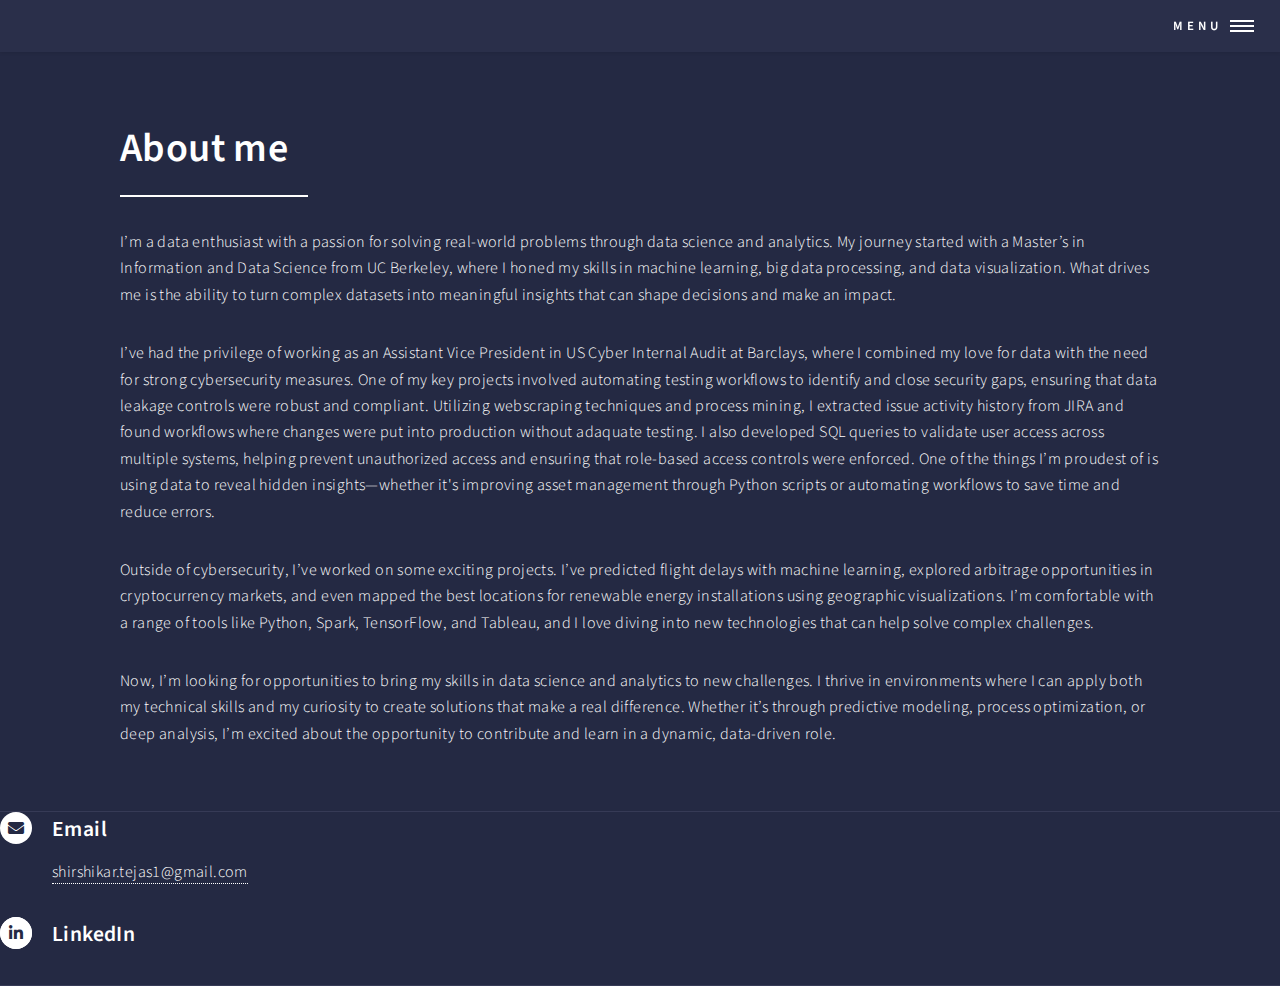
<file: generic.html>
<!DOCTYPE HTML>
<!--
	Forty by HTML5 UP
	html5up.net | @ajlkn
	Free for personal and commercial use under the CCA 3.0 license (html5up.net/license)
-->
<html>
	<head>
		<title>About me</title>
		<meta charset="utf-8" />
		<meta name="viewport" content="width=device-width, initial-scale=1, user-scalable=no" />
		<link rel="stylesheet" href="assets/css/main.css" />
		<noscript><link rel="stylesheet" href="assets/css/noscript.css" /></noscript>
	</head>
	<body class="is-preload">

		<!-- Wrapper -->
			<div id="wrapper">

				<!-- Header -->
					<header id="header">
						<nav>
							<a href="#menu">Menu</a>
						</nav>
					</header>

				<!-- Menu -->
					<nav id="menu">
						<ul class="links">
							<li><a href="index.html">Home</a></li>
							<li><a href="generic.html">About me</a></li>
							<li><a href="arbitrage.html">Exploring Abitrage</a></li>
							<li><a href="Phase 3 Final Notebook (3).html">Predicting Flight Delays</a></li>
							<li><a href="https://groups.ischool.berkeley.edu/GreenEnergyLocator/">Green Energy Locator</a></li>
							<li><a href="time_series.html">Traffic Fatality Analysis</a></li>
						</ul>
					</nav>

				<!-- Main -->
					<div id="main" class="alt">

						<!-- One -->
							<section id="one">
								<div class="inner">
									<header class="major">
										<h1>About me</h1>
									</header>
									<p>I’m a data enthusiast with a passion for solving real-world problems through data science and analytics. My journey started with a Master’s in Information and Data Science from UC Berkeley, where I honed my skills in machine learning, big data processing, and data visualization. What drives me is the ability to turn complex datasets into meaningful insights that can shape decisions and make an impact.</p>
									<p>I’ve had the privilege of working as an Assistant Vice President in US Cyber Internal Audit at Barclays, where I combined my love for data with the need for strong cybersecurity measures. One of my key projects involved automating testing workflows to identify and close security gaps, ensuring that data leakage controls were robust and compliant. Utilizing webscraping techniques and process mining, I extracted issue activity history from JIRA and found workflows where changes were put into production without adaquate testing. I also developed SQL queries to validate user access across multiple systems, helping prevent unauthorized access and ensuring that role-based access controls were enforced. One of the things I’m proudest of is using data to reveal hidden insights—whether it's improving asset management through Python scripts or automating workflows to save time and reduce errors.</p>
									<p>Outside of cybersecurity, I’ve worked on some exciting projects. I’ve predicted flight delays with machine learning, explored arbitrage opportunities in cryptocurrency markets, and even mapped the best locations for renewable energy installations using geographic visualizations. I’m comfortable with a range of tools like Python, Spark, TensorFlow, and Tableau, and I love diving into new technologies that can help solve complex challenges.</p>
									<p>Now, I’m looking for opportunities to bring my skills in data science and analytics to new challenges. I thrive in environments where I can apply both my technical skills and my curiosity to create solutions that make a real difference. Whether it’s through predictive modeling, process optimization, or deep analysis, I’m excited about the opportunity to contribute and learn in a dynamic, data-driven role.</p>
								</div>
							</section>

					</div>

				<!-- Contact -->
					<section id="contact">
						<section>
							<div class="contact-method">
								<span class="icon solid alt fa-envelope"></span>
								<h3>Email</h3>
								<a href="#">shirshikar.tejas1@gmail.com</a>
							</div>
						</section>
						<section>
							<div class="contact-method">
								<span class="icon solid alt fa-linkedin-in"></span>
								<h3><a href="https://www.linkedin.com/in/tejas-shirshikar/" target="_blank">LinkedIn</a></h3>
								<a href="https://www.linkedin.com/in/tejas-shirshikar/" class="icon brands alt fa-linkedin-in" target="_blank"><span class="label">LinkedIn</span></a>
							</div>
						</section>
					</section>

			</div>

		<!-- Scripts -->
			<script src="assets/js/jquery.min.js"></script>
			<script src="assets/js/jquery.scrolly.min.js"></script>
			<script src="assets/js/jquery.scrollex.min.js"></script>
			<script src="assets/js/browser.min.js"></script>
			<script src="assets/js/breakpoints.min.js"></script>
			<script src="assets/js/util.js"></script>
			<script src="assets/js/main.js"></script>

	</body>
</html>
</file>
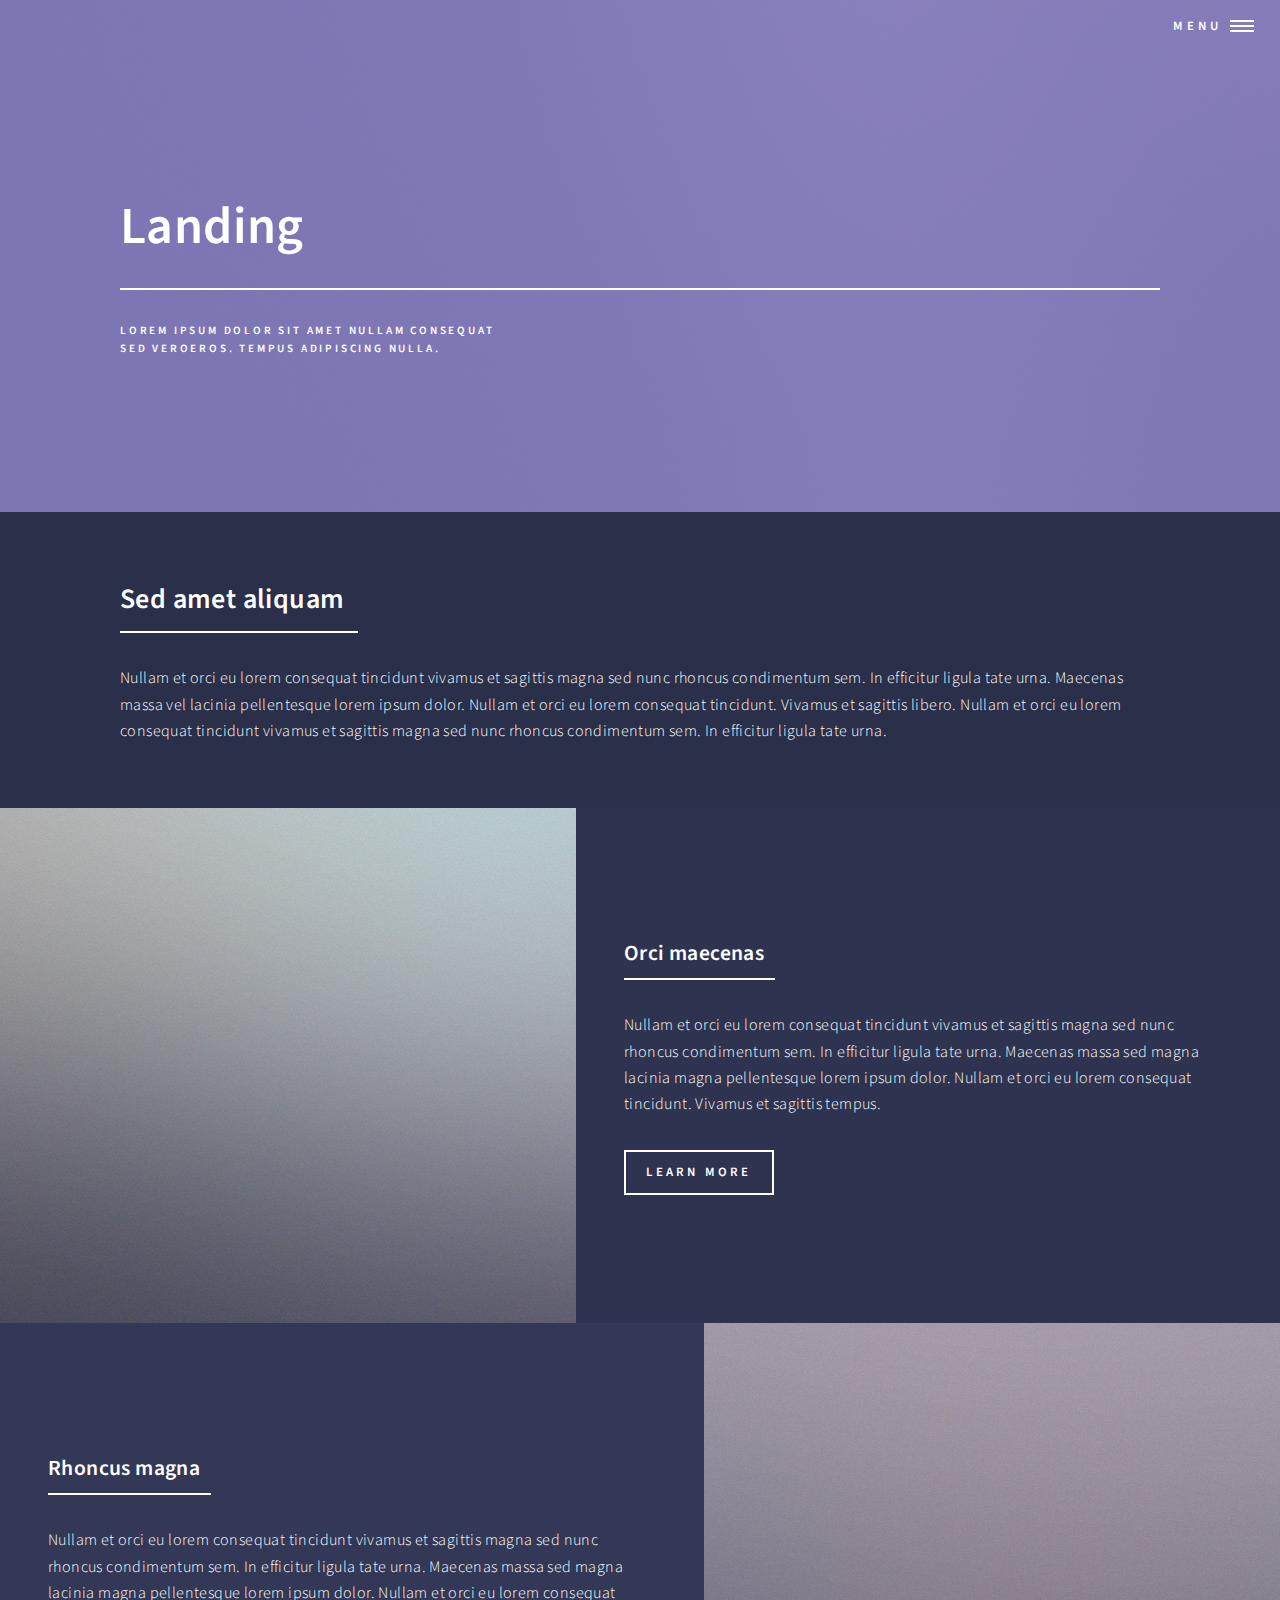
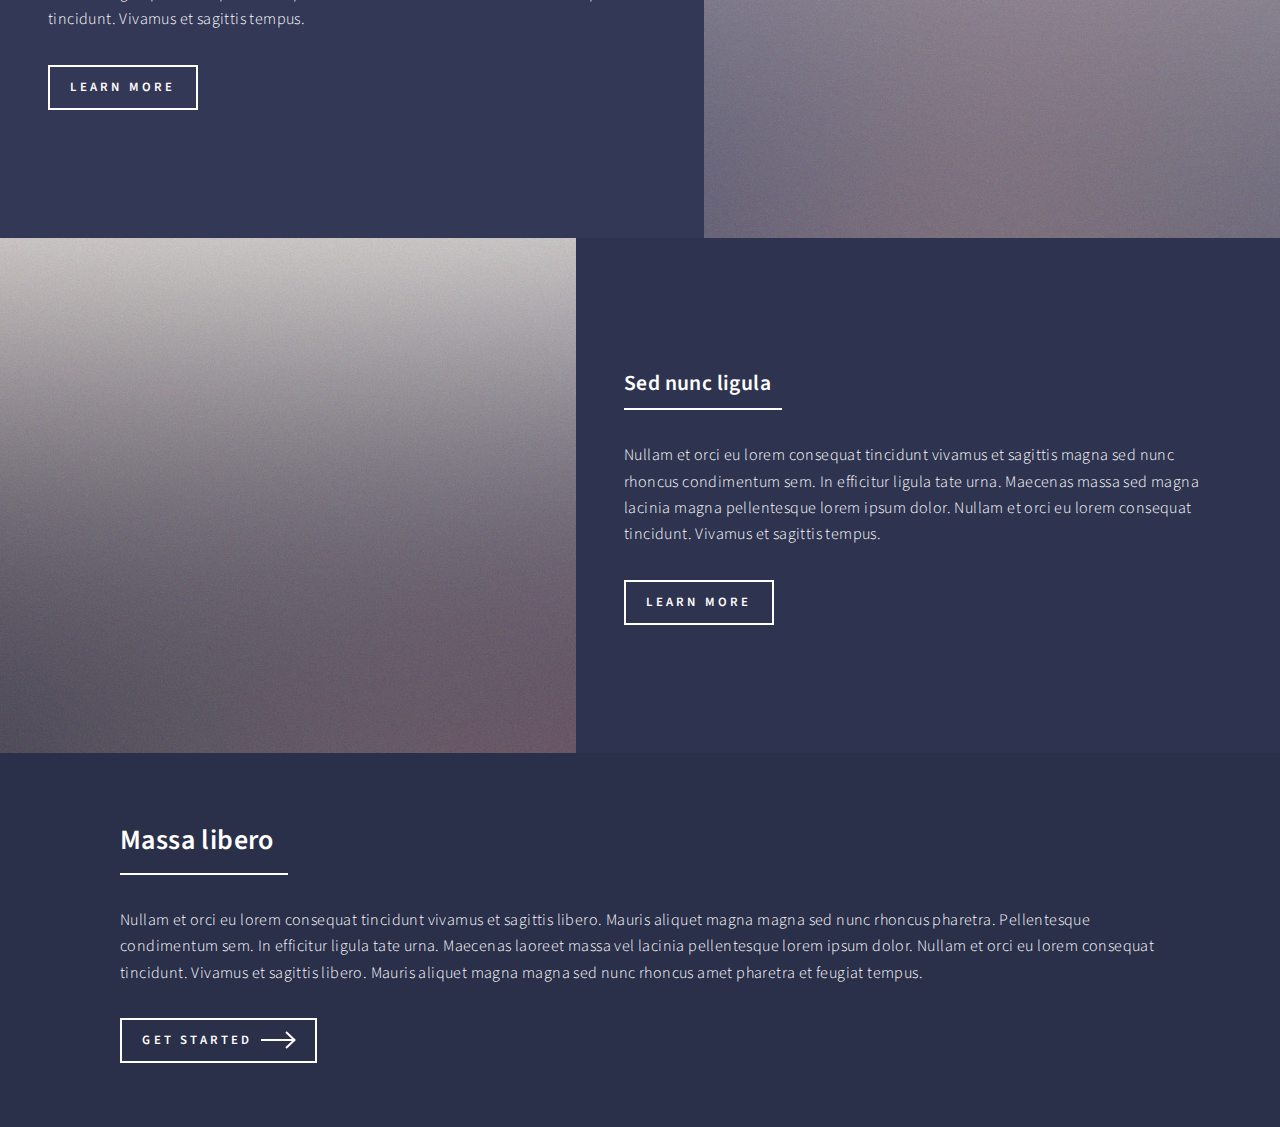
<file: landing.html>
<!DOCTYPE HTML>
<!--
	Forty by HTML5 UP
	html5up.net | @ajlkn
	Free for personal and commercial use under the CCA 3.0 license (html5up.net/license)
-->
<html>
	<head>
		<title>Landing - Forty by HTML5 UP</title>
		<meta charset="utf-8" />
		<meta name="viewport" content="width=device-width, initial-scale=1, user-scalable=no" />
		<link rel="stylesheet" href="assets/css/main.css" />
		<noscript><link rel="stylesheet" href="assets/css/noscript.css" /></noscript>
	</head>
	<body class="is-preload">

		<!-- Wrapper -->
			<div id="wrapper">

				<!-- Header -->
				<!-- Note: The "styleN" class below should match that of the banner element. -->
					<header id="header" class="alt style2">
						<nav>
							<a href="#menu">Menu</a>
						</nav>
					</header>

				<!-- Menu -->
					<nav id="menu">
						<ul class="links">
							<li><a href="index.html">Home</a></li>
							<li><a href="generic.html">About me</a></li>
							<li><a href="arbitrage.html">Exploring Abitrage</a></li>
							<li><a href="Phase 3 Final Notebook (3).html">Predicting Flight Delays</a></li>
							<li><a href="https://groups.ischool.berkeley.edu/GreenEnergyLocator/">Green Energy Locator</a></li>
							<li><a href="time_series.html">Traffic Fatality Analysis</a></li>
						</ul>
						<ul class="actions stacked">
							<li><a href="#" class="button primary fit">Get Started</a></li>
							<li><a href="#" class="button fit">Log In</a></li>
						</ul>
					</nav>

				<!-- Banner -->
				<!-- Note: The "styleN" class below should match that of the header element. -->
					<section id="banner" class="style2">
						<div class="inner">
							<span class="image">
								<img src="images/pic07.jpg" alt="" />
							</span>
							<header class="major">
								<h1>Landing</h1>
							</header>
							<div class="content">
								<p>Lorem ipsum dolor sit amet nullam consequat<br />
								sed veroeros. tempus adipiscing nulla.</p>
							</div>
						</div>
					</section>

				<!-- Main -->
					<div id="main">

						<!-- One -->
							<section id="one">
								<div class="inner">
									<header class="major">
										<h2>Sed amet aliquam</h2>
									</header>
									<p>Nullam et orci eu lorem consequat tincidunt vivamus et sagittis magna sed nunc rhoncus condimentum sem. In efficitur ligula tate urna. Maecenas massa vel lacinia pellentesque lorem ipsum dolor. Nullam et orci eu lorem consequat tincidunt. Vivamus et sagittis libero. Nullam et orci eu lorem consequat tincidunt vivamus et sagittis magna sed nunc rhoncus condimentum sem. In efficitur ligula tate urna.</p>
								</div>
							</section>

						<!-- Two -->
							<section id="two" class="spotlights">
								<section>
									<a href="generic.html" class="image">
										<img src="images/pic08.jpg" alt="" data-position="center center" />
									</a>
									<div class="content">
										<div class="inner">
											<header class="major">
												<h3>Orci maecenas</h3>
											</header>
											<p>Nullam et orci eu lorem consequat tincidunt vivamus et sagittis magna sed nunc rhoncus condimentum sem. In efficitur ligula tate urna. Maecenas massa sed magna lacinia magna pellentesque lorem ipsum dolor. Nullam et orci eu lorem consequat tincidunt. Vivamus et sagittis tempus.</p>
											<ul class="actions">
												<li><a href="generic.html" class="button">Learn more</a></li>
											</ul>
										</div>
									</div>
								</section>
								<section>
									<a href="generic.html" class="image">
										<img src="images/pic09.jpg" alt="" data-position="top center" />
									</a>
									<div class="content">
										<div class="inner">
											<header class="major">
												<h3>Rhoncus magna</h3>
											</header>
											<p>Nullam et orci eu lorem consequat tincidunt vivamus et sagittis magna sed nunc rhoncus condimentum sem. In efficitur ligula tate urna. Maecenas massa sed magna lacinia magna pellentesque lorem ipsum dolor. Nullam et orci eu lorem consequat tincidunt. Vivamus et sagittis tempus.</p>
											<ul class="actions">
												<li><a href="generic.html" class="button">Learn more</a></li>
											</ul>
										</div>
									</div>
								</section>
								<section>
									<a href="generic.html" class="image">
										<img src="images/pic10.jpg" alt="" data-position="25% 25%" />
									</a>
									<div class="content">
										<div class="inner">
											<header class="major">
												<h3>Sed nunc ligula</h3>
											</header>
											<p>Nullam et orci eu lorem consequat tincidunt vivamus et sagittis magna sed nunc rhoncus condimentum sem. In efficitur ligula tate urna. Maecenas massa sed magna lacinia magna pellentesque lorem ipsum dolor. Nullam et orci eu lorem consequat tincidunt. Vivamus et sagittis tempus.</p>
											<ul class="actions">
												<li><a href="generic.html" class="button">Learn more</a></li>
											</ul>
										</div>
									</div>
								</section>
							</section>

						<!-- Three -->
							<section id="three">
								<div class="inner">
									<header class="major">
										<h2>Massa libero</h2>
									</header>
									<p>Nullam et orci eu lorem consequat tincidunt vivamus et sagittis libero. Mauris aliquet magna magna sed nunc rhoncus pharetra. Pellentesque condimentum sem. In efficitur ligula tate urna. Maecenas laoreet massa vel lacinia pellentesque lorem ipsum dolor. Nullam et orci eu lorem consequat tincidunt. Vivamus et sagittis libero. Mauris aliquet magna magna sed nunc rhoncus amet pharetra et feugiat tempus.</p>
									<ul class="actions">
										<li><a href="generic.html" class="button next">Get Started</a></li>
									</ul>
								</div>
							</section>

					</div>


			</div>

		<!-- Scripts -->
			<script src="assets/js/jquery.min.js"></script>
			<script src="assets/js/jquery.scrolly.min.js"></script>
			<script src="assets/js/jquery.scrollex.min.js"></script>
			<script src="assets/js/browser.min.js"></script>
			<script src="assets/js/breakpoints.min.js"></script>
			<script src="assets/js/util.js"></script>
			<script src="assets/js/main.js"></script>

	</body>
</html>
</file>
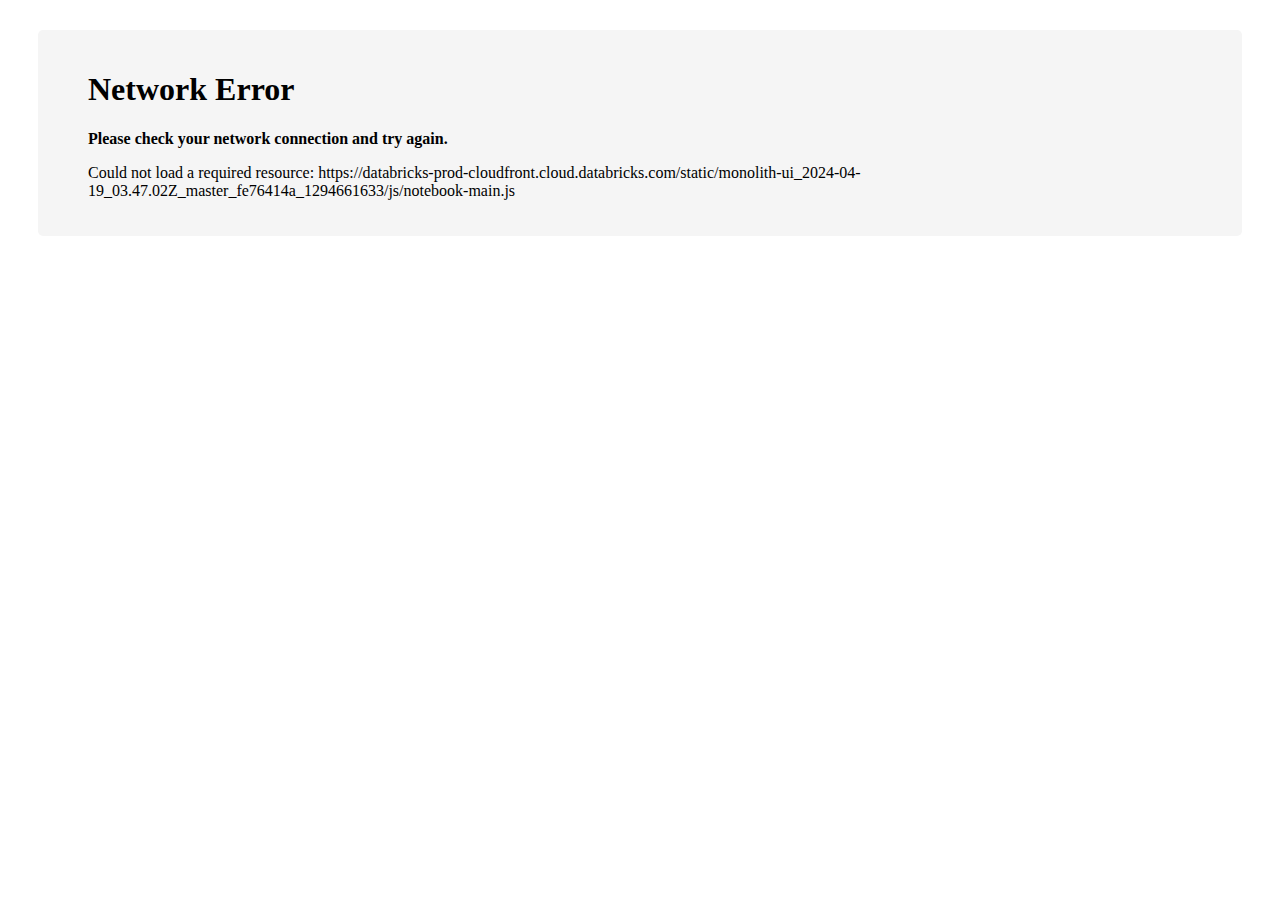
<file: Phase 3 Final Notebook (3).html>
<!DOCTYPE html>
<html>
<head>
  <meta name="databricks-html-version" content="1">
<title>Phase 3 Final Notebook - Databricks</title>

<meta charset="utf-8">
<meta name="google" content="notranslate">
<meta name="robots" content="nofollow, noindex">
<meta http-equiv="Content-Language" content="en">
<meta http-equiv="Content-Type" content="text/html; charset=UTF8">

<link rel="stylesheet" type="text/css" href="https://databricks-prod-cloudfront.cloud.databricks.com/static/monolith-ui_2024-04-19_03.47.02Z_master_fe76414a_1294661633/css/notebook-main.css">
<link rel="icon" type="image/png" href="https://databricks-prod-cloudfront.cloud.databricks.com/static/monolith-ui_2024-04-19_03.47.02Z_master_fe76414a_1294661633/login/favicon.ico"/>
<script>window.__STATIC_SETTINGS__ = {"databricks.fe.showNewTagAtSearchMenuItem":false,"enablePasswordAclsForTier":true,"enableNotebookNotifications":true,"enableDbfsFileBrowser":true,"databricks.fe.history.enableLiveQueryHistory":false,"enableSshKeyUI":false,"defaultStandardMaxVCpus":32,"enableLineageUI":true,"enableDynamicAutoCompleteResourceLoading":false,"enableProjectsAllowList":false,"enableClusterMetricsUI":true,"enableNewClusterReduxFormUI":false,"quotaReducedStandardMode":false,"allowWhitelistedIframeDomains":true,"enableServicePrincipalClusters":false,"enableMergeRebase":true,"devTierName":"Community Edition","enableReposByDefault":true,"databricks.fe.enableVegaLiteDebugMode":false,"enableNotebookTemplateImport":true,"shardName":"az-westus","enableReservoirTableUI":true,"databricks.fe.enableClusterCreateDefaultToFirstPolicy":false,"dbcForumURL":"http://forums.databricks.com/","enableAutorestart":false,"enable-X-Frame-Options":true,"databricks.fe.singleClusterUserWithServicePrincipals":true,"enableClusterOAuthField":false,"enableGp3":false,"defaultPythonVersion":3,"sandboxForSandboxFrame":"allow-scripts allow-popups allow-popups-to-escape-sandbox allow-forms allow-same-origin allow-downloads","requireSpecialCharacterInDefaultPassword":true,"serverlessDefaultSparkVersion":"","maxCustomTags":43,"databricks.fe.minAutoStopClassicSetInAPI":10,"jobNotebookDirectory":"__databricks_jobs_tmp","dbfsCommandResultServiceWriteResultMaxRetries":2,"enableMimeBundleResultRendering":true,"dbfsCommandResultServiceWriteResultTimeoutMillis":30000,"rStudioUserDefaultHomeBase":"/home","experiments":{"enableWorkspaceTour":false,"enableHomepagePrescriptiveQuickstart":false,"showAddTeammatesButton":false,"enableOnboardingModal":true},"forceAutorestart":false,"userCanUseDatabricksWorkspace":true,"enableClusterAcls":true,"notebookRevisionVisibilityHorizon":0,"serverlessClusterProductName":"High Concurrency","showS3TableImportOption":false,"defaultPerformanceMultipliersForDbr":{"AllPurpose":1.0,"JobsLight":1.0,"ServerlessRealTimeInference":1.0,"Jobs":1.0,"SQL":1.0},"redirectBrowserOnWorkspaceSelection":true,"maxEbsVolumesPerInstance":28,"databricks.fe.useSharedQuartzCronInput":false,"databricks.fe.maxNumberOfAllowedAnnouncementsPerSession":0,"enableWorkflowsInDBSQL":false,"enableLakehousesAclsUi":true,"databricks.fe.enableClusterFormRefresh":true,"isDbAdmin":false,"enableRStudioUI":true,"isAdmin":false,"databricks.fe.jobWebhooksPollingIntervalMs":5000,"isCloudlessWorkspace":false,"deltaProcessingBatchSize":1000,"timerUpdateQueueLength":100,"showH3Hint":true,"databricks.fe.sqlgateway.endpointOwnerAclEnabled":true,"enableLargeResultDownload":true,"enableSparkAdvisor":true,"databricks.fe.showPhotonIncompatibleNodeTypes":true,"jobsSqlEnableFetchEntityNameWithBatchSize":6,"zoneInfos":[],"enableFileArrivalTriggers":true,"enableCustomSpotPricingUIByTier":true,"serverlessClustersEnabled":true,"enableWorkspaceBrowserSorting":true,"enablePolicyFamilyBackend":true,"enableSentryLogging":true,"enableFindAndReplace":true,"enableProjectTypeInWorkspace":true,"disallowUrlImportExceptFromDocs":false,"deprecateContentSpacer":true,"databricks.fe.infra.queuePersistenceDebounceIntervalMs":0,"defaultPerformanceMultipliersForPhoton":{"AllPurpose":2.0,"JobsLight":1.0,"ServerlessRealTimeInference":1.0,"Jobs":2.5,"SQL":1.0},"enableGlobalInitScriptsUi":true,"enableFeatureStoreUnityCatalogIntegration":false,"enableFolderSourceExport":true,"enablePresignedUrlDirectUploads":false,"enableSqlConfigurationParametersUI":true,"enableGravitonUi":true,"enableAutorestartPanel":false,"databricks.fe.enableJobsObservabilityUI":true,"databricks.fe.history.queryProfile.enableFusedSubGraphs":true,"userCanUseSqlService":true,"databricks.fe.enableChartAggregationDisabling":true,"enableSingleLogout":false,"enableDeprecatedGlobalInitScripts":true,"enablePublishNotebooks":false,"databricks.fe.enableMakingCEUpgradeRequest":false,"enableUploadDataUis":true,"enableDataMarketplace":false,"browserLogSamplingRateModulo":10,"createTableInNotebookS3Link":{"url":"https://docs.microsoft.com/azure/databricks/_static/notebooks/data-import/s3.html.template","displayName":"S3","workspaceFileName":"S3 Example"},"sanitizeHtmlResult":true,"enableClusterPinningUI":true,"enableJobAclsConfig":true,"databricks.fe.notebookAutocompleteCacheDebounce":1000,"projectsAllowListPermissions":"","enableJobsListMostRecentRunColumn":false,"databricks.fe.jaws.enableVisualisationInRunOutputPage":false,"enableFullTextSearch":false,"enableElasticSparkUI":true,"enableHeapAnalytics":false,"storeInteractiveNotebookResultsInCustomerAccount":false,"enableNotebookMonaco":true,"applications":false,"enableJawsMFE":true,"enableWorkspaceExperiments":true,"customerApprovedWSLoginExpirationTime":"","databricks.fe.enableReactNotebookUpdateBatching":true,"enableAzureToolbar":true,"databricks.fe.enablePipelinesUnityCatalogSelection":true,"fileStoreBase":"FileStore","enableDataExplorerInWebapp":true,"enableUserStatusColumn":true,"enableDisplayHtmlByFileStoreUrl":true,"requireAttachPermissionToRunCommand":false,"enableFolderSourceImport":true,"databricks.fe.clearTitleKS":false,"enableTableAclsConfig":true,"enableWorkspaceFilesystem":true,"disableFeedback":false,"graphqlLatestJobRunPollInterval":3000,"sqlAnalyticsClusterSizeToPricingUnits":{"db.xxsmall":4.0,"db.xlarge":80.0,"db.xsmall":6.0,"db.2xlarge":144.0,"db.small":12.0,"db.3xlarge":272.0,"db.medium":24.0,"db.4xlarge":528.0,"db.large":40.0},"enableCompletedRunsTableAutogenQuery":true,"databricks.fe.data.showTableInsightsTab":true,"enableDbtTask":true,"databricks.fe.logAutocompleteWarning":true,"enableAdminPasswordReset":false,"jobDefaultMinWorkers":2,"checkBeforeAddingAadUser":true,"enableResetPassword":true,"directoryRefetchMinInterval":2500,"displayRowLimitV2":10000,"disableClusterIamRoleOptionality":false,"maxClusterTagValueLength":256,"jobsSqlEnableFetchEndpointWithBatchSize":6,"databricks.fe.jobsReposDocsURL":"","databricks.fe.jaws.enableNewJobJsonModal":true,"enableJobsSparkUpgrade":true,"createTableInNotebookDBFSLink":{"url":"https://docs.microsoft.com/azure/databricks/_static/notebooks/data-import/dbfs.html.template","displayName":"DBFS","workspaceFileName":"DBFS Example"},"perClusterAutoterminationEnabled":true,"instancePoolsEnabled":true,"graphqlJobScheduleBackgroundListPollInterval":0,"enableNotebookCommandNumbers":true,"measureRoundTripTimes":true,"singleNodeClustersEnabled":true,"enableIntercomAdminUI":false,"maxGraphqlJobListQueryTries":3,"enableInstancePoolPermissionsUi":true,"allowStyleInSanitizedHtml":false,"autorestartMaintenanceWindow":"0 0 * * 0","enableTableAclsByTier":true,"enableJobsGetAPI21":true,"hipaaUi":false,"enableLanguagePanel":true,"enablePeriodicTrigger":false,"enableRestrictedClusterCreation":false,"disablePersonalAccessTokenForAccount":false,"enableClusterAutoScaling":true,"enableJobsListUIRewrite":true,"enableLibraryAndInitScriptOnSharedClustersToggle":false,"databricks.fe.enableWsfsPythonTaskModal":true,"enableUserVisibleDefaultTags":true,"defaultNumWorkers":8,"databricks.fe.fixSelectMenuPositionWhenPortalTargetSet":true,"serverContinuationTimeoutMillis":10000,"enablePersonalVMPolicyForAllUsers":true,"enableJawsClusterReuse":true,"driverStderrFilePrefix":"stderr","enableJawsMFEShadowDOM":true,"databricks.fe.enableMergedImportModal":true,"roundTripReportTimeoutMs":60000,"honorControlCharacterInHtmlResult":true,"databricks.fe.enableUiCloudReach":true,"databricks.fe.uc.enableJobClusterSingleUserDefaultForUcGA":true,"useDuboisNotifications":true,"databricks.fe.clusterDetailQueryPollIntervalMs":10000,"upgradeURLForBanner":"","enablePartnerHub":true,"accountsOwnerUrl":"https://accounts.azuredatabricks.net/?autoLogin=true&account_id=1a410dd2-d5d3-42c0-b57d-1862d289fbf7","databricks.fe.jaws.subscribersDropdownPollInterval":5000,"jobDefaultNumWorkers":8,"graphqlClusterListQueryRetryDelay":10000,"driverStdoutFilePrefix":"stdout","isMlflowNestedRunDeletionEnabled":true,"databricksDocsBaseHostname":"docs.microsoft.com/azure/databricks","jawsMFEPrefetchDelay":30000,"defaultNodeTypeToPricingUnitsMap":{"m6in.16xlarge":12.16,"Standard_D16s_v5":4.0,"i-fleet.2xlarge":2.0,"m5d.8xlarge":5.48,"Standard_E32pds_v5":11.0,"g5.2xlarge":1.64,"a2-highgpu-4g":21.72,"r6i.4xlarge":4.08,"t2d-standard-32":5.76,"dblet-sql-driver.az16cpu":5.5,"Standard_E2ds_v5":0.75,"Standard_D4a_v4":0.75,"mg-fleet.xlarge":0.96,"Standard_E64s_v3":16.0,"mgd-fleet.8xlarge":7.68,"n2-highmem-16--AMD-Genoa--0":3.84,"r3.2xlarge":2.0,"Standard_E16a_v4":4.0,"Standard_D4as_v5":1.0,"n2d-highmem-32--AMD-Rome--0":7.68,"r6id.32xlarge":32.64,"n2d-highmem-16--Intel-Ice-Lake--4":3.84,"Standard_E80is_v4":20.0,"c2-standard-16":2.88,"Standard_F16":2.0,"cgd-fleet.8xlarge":7.24,"dblet-sql-amd-driver.az64cpu":22.0,"n2d-highmem-16--Intel-Sapphire-Rapids--0":3.84,"Standard_E8bds_v5":3.5,"r5n.8xlarge":7.2,"d3en.4xlarge":6.72,"Standard_E96ads_v5":33.0,"Standard_L48s_v3":16.5,"m5d.4xlarge":2.74,"r7a.2xlarge":1.61,"r-fleet.12xlarge":12.24,"n2-highmem-16--AUTOMATIC--2":3.84,"n2d-highmem-16--AMD-Rome--4":3.84,"m5ad.xlarge":0.69,"m5d.12xlarge":8.23,"rd-fleet.16xlarge":16.32,"dblet-multi-vendor-driver.az8cpu":2.75,"dblet-dbsql-driver.graviton.2xlarge":2.0,"Standard_E16d_v4":4.0,"im4gn.xlarge":1.69,"r5a.8xlarge":6.46,"r6i.32xlarge":32.64,"n2d-standard-8--Intel-Ice-Lake--2":1.44,"n2-highmem-16--AMD-Milan--4":3.84,"n2-standard-16":2.88,"im4gn.large":0.85,"Standard_E48ds_v5":16.5,"m6id.12xlarge":9.12,"m7gd.large":0.48,"Standard_D8as_v4":1.5,"i3.4xlarge":4.0,"r5d.12xlarge":10.8,"t2d-standard-48":8.64,"Standard_E8ads_v5":2.75,"n2-standard-64":11.52,"n2d-standard-32":5.76,"n2-highmem-32--AMD-Rome--0":7.68,"c7a.xlarge":0.61,"Standard_E48as_v4":12.0,"n2d-highmem-16--AMD-Milan--0":3.84,"Standard_EC8es_v5":1.0,"Standard_D32a_v4":6.0,"dblet-dlt-driver.4xlarge":4.08,"Standard_DS1_v2":0.2,"serverless-driver-32cpu-gcp":7.68,"n2d-standard-8--AUTOMATIC--4":1.44,"m6id.2xlarge":1.52,"c7i.48xlarge":33.38,"m7a.4xlarge":2.46,"Standard_D48as_v5":12.0,"r6id.large":0.51,"Standard_NC12s_v2":6.75,"Standard_EC32ads_v5":11.0,"n2-highmem-32":7.68,"c7g.16xlarge":14.48,"n1-highcpu-32":4.272,"Standard_NV72ads_A10_v5":12.0,"Standard_E16ds_v4":4.0,"r5.4xlarge":3.6,"m6g.large":0.39,"i4i.32xlarge":44.0,"Standard_D8as_v5":2.0,"n2-standard-8--Intel-Ice-Lake--0":1.44,"rgd-fleet.2xlarge":2.52,"m7a.2xlarge":1.23,"im4gn.16xlarge":27.04,"n2-standard-8--AMD-Milan--0":1.44,"cg-fleet.2xlarge":1.81,"n2-highmem-16--Intel-Cascade-Lake--2":3.84,"n1-highmem-16":3.48,"m5d.24xlarge":16.46,"m7i.large":0.38,"Standard_D96as_v4":18.0,"m5n.4xlarge":2.86,"auto-serverless-dbsql-driver.4xlarge":4.0,"m-fleet.8xlarge":5.48,"g5.4xlarge":2.2,"n2-highmem-32--AUTOMATIC--2":7.68,"Standard_L80as_v3":27.5,"class-node":1.0,"m6id.16xlarge":12.16,"c5d.18xlarge":10.92,"c5ad.2xlarge":1.37,"n2d-standard-8--Intel-Ice-Lake--4":1.44,"n2-standard-80":14.4,"m7i.12xlarge":9.12,"i4g.2xlarge":2.75,"r7iz.xlarge":1.02,"rd-fleet.xlarge":0.9,"cg-fleet.xlarge":0.9,"Standard_D32ds_v4":6.0,"n1-highmem-8":1.74,"m6a.xlarge":0.61,"r6in.12xlarge":12.24,"m5a.16xlarge":9.83,"c6g.4xlarge":3.08,"m4.2xlarge":1.5,"n2d-highmem-32":7.68,"m7a.48xlarge":29.48,"z1d.12xlarge":15.94,"Standard_E48s_v4":12.0,"n2d-highmem-4":0.96,"r6a.16xlarge":12.91,"Standard_NC8as_T4_v3":1.5,"n2-highmem-32--Intel-Cascade-Lake--4":7.68,"m6id.xlarge":0.76,"r6idn.24xlarge":24.48,"dblet-multi-vendor-driver.az16cpu":5.5,"c2-standard-8":1.44,"n1-standard-8":1.41,"n2d-highmem-16--Intel-Cascade-Lake--4":3.84,"m7i.48xlarge":36.48,"c5n.2xlarge":1.55,"dblet-dbsql-shield-driver.2xlarge":2.04,"n2d-highcpu-32":4.32,"Standard_D11_v2":0.5,"serverless-driver-8cpu-aws":2.04,"n2-highmem-16--AMD-Milan--0":3.84,"Standard_D4s_v5":1.0,"m5n.16xlarge":11.42,"n2d-highmem-32--Intel-Ice-Lake--0":7.68,"r4.xlarge":1.0,"Standard_L64as_v3":22.0,"r7iz.4xlarge":4.08,"Standard_L48as_v3":16.5,"Standard_E20as_v5":7.0,"m6gd.xlarge":0.77,"serverless-driver-16cpu-gcp":3.84,"i-fleet.16xlarge":16.0,"m-fleet.4xlarge":2.74,"n2-highmem-16--AMD-Rome--4":3.84,"n2d-standard-8--Intel-Ice-Lake--0":1.44,"dblet-dbsql-executor.graviton.2xlarge":2.0,"n2d-standard-4":0.72,"m5.24xlarge":16.46,"g2-standard-4":1.44,"r7gd.xlarge":1.26,"Standard_E64ads_v5":22.0,"r7gd.8xlarge":10.08,"dblet-multi-vendor-executor.az8cpu":2.0,"g5.xlarge":1.36,"dblet-sql-executor.az8cpu":2.0,"Standard_F32s_v2":6.0,"dblet-dlt-driver.az8cpu":2.75,"r8g.16xlarge":20.16,"n2d-highmem-8--Intel-Ice-Lake--0":1.92,"Standard_E8pds_v5":2.75,"c6gn.8xlarge":420.0,"n2d-standard-8--AMD-Milan--0":1.44,"n2d-highmem-32--AMD-Rome--2":7.68,"r6idn.4xlarge":4.08,"c2-standard-30":5.4,"r5a.large":0.41,"serverless-driver-32cpu-az":11.0,"n2d-highmem-48":11.52,"Standard_DC32as_v5":8.0,"dblet-dlt-driver.2xlarge":2.04,"c6a.xlarge":0.61,"n1-highmem-32":6.96,"m4.4xlarge":3.0,"c3d-standard-8":1.44,"n2d-highmem-8--Intel-Sapphire-Rapids--4":1.92,"n2-highmem-32--AMD-Genoa--2":7.68,"m5dn.4xlarge":3.26,"m7i.8xlarge":6.08,"Standard_F8s_v2":1.5,"m5ad.8xlarge":5.48,"c5a.4xlarge":2.43,"c5d.9xlarge":5.46,"m7gd.2xlarge":1.92,"Standard_E32s_v4":8.0,"r5n.24xlarge":21.6,"m5ad.2xlarge":1.37,"Standard_E8d_v4":2.0,"auto-sql-driver.az64cpu":22.0,"r6i.xlarge":1.02,"dblet-dbsql-shield-executor.2xlarge":2.04,"dblet-gc-driver.2xlarge":2.04,"g5.16xlarge":5.55,"r6in.xlarge":1.02,"m-fleet.24xlarge":16.46,"serverless-driver-8cpu-shield-aws":2.04,"mgd-fleet.4xlarge":3.84,"r7a.16xlarge":12.91,"c7g.2xlarge":1.81,"r6g.2xlarge":2.0,"r6id.xlarge":1.02,"a2-megagpu-16g":63.84,"c6id.8xlarge":5.56,"r5dn.24xlarge":25.06,"dblet-dlt-driver.16xlarge":16.32,"m7gd.16xlarge":15.36,"r7i.8xlarge":8.16,"d3.4xlarge":6.4,"r7i.12xlarge":12.24,"cd-fleet.4xlarge":2.78,"n1-standard-96":16.92,"c5.24xlarge":14.56,"r8g.2xlarge":2.52,"dblet-dlt-driver.az16cpu":5.5,"n2-highcpu-80":10.8,"p3.2xlarge":4.15,"Standard_DS5_v2":3.0,"r5.16xlarge":14.4,"Standard_D32as_v4":6.0,"g4dn.16xlarge":11.41,"Standard_D4pds_v5":1.0,"n2-standard-8--AMD-Genoa--4":1.44,"Standard_NC16as_T4_v3":2.5,"e2-highmem-4":0.96,"m6a.12xlarge":7.37,"rg-fleet.8xlarge":10.08,"Standard_E20d_v4":5.0,"n2d-standard-8--Intel-Cascade-Lake--2":1.44,"n2-standard-8--AMD-Rome--4":1.44,"n2d-standard-8--Intel-Sapphire-Rapids--4":1.44,"serverless-driver-2cpu-aws":0.51,"Standard_L64s_v2":16.0,"g2-standard-24":8.64,"serverless-executor-8cpu-gcp":1.44,"dblet-multi-vendor-driver.az64cpu":22.0,"m5d.large":0.34,"n2-highmem-32--Intel-Cascade-Lake--0":7.68,"c6in.16xlarge":11.13,"Standard_E48as_v5":16.5,"Standard_D2s_v3":0.5,"auto-sql-driver.az32cpu":11.0,"r6g.xlarge":1.0,"Standard_EC16as_v5":5.5,"n2d-highmem-8--Intel-Sapphire-Rapids--0":1.92,"i3en.24xlarge":34.8,"Standard_E20as_v4":5.0,"n2-highmem-32--Intel-Sapphire-Rapids--2":7.68,"m5d.xlarge":0.69,"n2-highmem-16--AMD-Genoa--2":3.84,"auto-serverless-dbsql-driver.16xlarge":16.0,"m6idn.12xlarge":9.12,"r7iz.2xlarge":2.04,"Standard_E8_v3":2.0,"m5ad.16xlarge":10.96,"r6id.24xlarge":24.48,"c5a.8xlarge":4.86,"m6id.32xlarge":24.32,"Standard_L32as_v3":11.0,"Standard_DS4_v2_Promo":1.5,"m5zn.2xlarge":2.0,"r5a.16xlarge":12.91,"Standard_D32as_v5":8.0,"dblet-dbsql-driver.graviton.8xlarge":8.0,"c6i.xlarge":0.7,"n2-standard-8--Intel-Cascade-Lake--2":1.44,"Standard_F8":1.0,"Standard_D64ds_v4":12.0,"dblet-gc-driver.az32cpu":11.0,"rd-fleet.8xlarge":7.2,"n2-standard-48":8.64,"c6in.2xlarge":1.39,"Standard_D64as_v5":16.0,"m6in.32xlarge":24.32,"n2-highmem-8":1.92,"z1d.6xlarge":7.97,"Standard_DS14":4.0,"m6idn.2xlarge":1.52,"Standard_D4ds_v5":1.0,"m6gd.large":0.39,"dblet-sql-amd-driver.az32cpu":11.0,"m5.16xlarge":10.96,"r7i.24xlarge":24.48,"e2-standard-4":0.72,"Standard_DS11_v2_Promo":0.5,"c7a.32xlarge":21.84,"n2d-highmem-16--AMD-Rome--2":3.84,"Standard_D48ds_v4":9.0,"r6i.large":0.51,"Standard_L16s_v2":4.0,"Standard_E20ds_v5":7.0,"c-fleet.2xlarge":1.39,"m6in.xlarge":0.76,"r6i.8xlarge":8.16,"n2-highmem-32--Intel-Cascade-Lake--2":7.68,"mg-fleet.8xlarge":7.68,"e2-highcpu-16":2.16,"serverless-executor-64mem-shield-aws":2.04,"dblet-dbsql-driver.graviton.4xlarge":4.0,"n2d-highmem-16--AMD-Genoa--4":3.84,"c7gn.8xlarge":420.0,"n2d-highmem-8--AMD-Genoa--2":1.92,"serverless-executor-64mem-az":2.75,"r4.16xlarge":16.0,"n2-highmem-32--AMD-Milan--0":7.68,"m5.12xlarge":8.23,"r-fleet.16xlarge":16.32,"Standard_EC8as_v5":2.75,"Standard_L8as_v3":2.75,"Standard_NC6":1.5,"r6idn.2xlarge":2.04,"rg-fleet.16xlarge":20.16,"r6gd.large":0.5,"m6g.2xlarge":1.54,"m6in.4xlarge":3.04,"mg-fleet.4xlarge":3.84,"Standard_D64as_v4":12.0,"Standard_DS11":0.5,"Standard_D2_v3":0.5,"n2d-highmem-8--AUTOMATIC--4":1.92,"z1d.2xlarge":2.66,"i4g.4xlarge":5.5,"m5n.2xlarge":1.43,"g5.24xlarge":11.04,"m6i.12xlarge":9.12,"d3en.6xlarge":10.08,"m7g.16xlarge":15.36,"r6in.32xlarge":32.64,"Standard_DS14_v2_Promo":4.0,"Standard_D64s_v3":12.0,"dblet-dbsql-shield-driver.16xlarge":16.32,"r5.12xlarge":10.8,"serverless-driver-4cpu-aws":1.02,"dblet-dlt-executor.az8cpu":2.75,"Standard_L32s_v3":11.0,"rgd-fleet.16xlarge":20.16,"n2-highcpu-64":8.64,"n2-standard-8--Intel-Sapphire-Rapids--0":1.44,"n2d-standard-48":8.64,"p2.8xlarge":9.76,"c3-standard-8":1.44,"i4g.16xlarge":22.0,"n2d-highcpu-128":17.28,"n2d-highmem-32--AMD-Genoa--0":7.68,"n2-standard-8--Intel-Cascade-Lake--4":1.44,"Standard_EC48es_v5":1.0,"g4dn.12xlarge":8.56,"Standard_E8s_v4":2.0,"c7g.4xlarge":3.62,"serverless-executor-32mem-gcp":1.44,"m4.10xlarge":8.0,"c6gd.8xlarge":6.16,"n2-highmem-16--AMD-Milan--2":3.84,"c6id.xlarge":0.7,"cgd-fleet.xlarge":0.9,"d3en.2xlarge":3.36,"Standard_D8s_v3":1.5,"r6i.24xlarge":24.48,"Standard_L16as_v3":5.5,"Standard_EC8ads_v5":2.75,"c6id.2xlarge":1.39,"Standard_E32s_v3":8.0,"Standard_E16s_v4":4.0,"n2d-highmem-8--Intel-Cascade-Lake--0":1.92,"serverless-driver-4cpu-shield-aws":1.02,"Standard_E96as_v4":24.0,"rgd-fleet.12xlarge":15.12,"n2-highmem-8--AUTOMATIC--4":1.92,"n2d-highmem-8--AMD-Rome--4":1.92,"n2d-standard-8":1.44,"c7g.12xlarge":10.86,"n1-standard-4":0.71,"Standard_DS3":0.75,"n2-highmem-16--Intel-Sapphire-Rapids--0":3.84,"rg-fleet.4xlarge":5.04,"is4gen.large":1.34,"Standard_E4pds_v5":1.5,"rg-fleet.xlarge":1.26,"n2-standard-8--AMD-Rome--0":1.44,"Standard_DS2_v2":0.4,"r7g.large":0.63,"g5.12xlarge":7.69,"r6a.12xlarge":9.69,"r5dn.8xlarge":8.35,"n2d-highmem-32--AMD-Genoa--4":7.68,"c2-standard-60":10.8,"n2-standard-8--AUTOMATIC--2":1.44,"r5dn.2xlarge":2.09,"r3.8xlarge":8.0,"r4.4xlarge":4.0,"m6i.xlarge":0.76,"n2-highmem-8--AMD-Rome--0":1.92,"c5d.12xlarge":7.28,"m6i.4xlarge":3.04,"c7gd.8xlarge":7.24,"m7gd.12xlarge":11.52,"z1d.3xlarge":3.99,"dev-tier-node":1.0,"serverless-driver-16cpu-az":5.5,"e2-highmem-2":0.48,"d3.xlarge":1.6,"Standard_E20s_v4":5.0,"n2d-highmem-32--AUTOMATIC--0":7.68,"c5a.2xlarge":1.21,"Standard_L8s":2.0,"r6gd.12xlarge":12.0,"Standard_E48a_v4":12.0,"Standard_D13_v2":2.0,"n2-highmem-8--Intel-Cascade-Lake--2":1.92,"n2d-highmem-32--AUTOMATIC--4":7.68,"r7g.4xlarge":5.04,"n2-standard-8":1.44,"Standard_E16s_v5":5.5,"m5zn.3xlarge":3.0,"n2d-highmem-16--AMD-Milan--4":3.84,"r5.24xlarge":21.6,"m7a.xlarge":0.61,"Standard_D16as_v5":4.0,"serverless-driver-2cpu-gcp":0.48,"c5n.18xlarge":13.97,"m5n.xlarge":0.71,"p3.16xlarge":33.2,"dblet-gc-driver.az8cpu":2.75,"c3-highmem-8":1.92,"dblet-sql-driver.az8cpu":2.75,"Standard_NC48ads_A100_v4":20.0,"r8g.large":0.63,"c6gn.12xlarge":420.0,"Standard_E64as_v4":16.0,"m6a.24xlarge":14.74,"Standard_NC24rs_v3":20.0,"Standard_DS13_v2_Promo":2.0,"serverless-driver-16cpu-aws":4.08,"Standard_E8ds_v4":2.0,"c6a.4xlarge":2.43,"r7a.48xlarge":38.74,"m5a.12xlarge":7.37,"Standard_D48as_v4":9.0,"Standard_D32d_v4":6.0,"c6g.xlarge":0.77,"m5a.24xlarge":14.74,"n2-highmem-32--AMD-Rome--4":7.68,"n2-highmem-16--AUTOMATIC--4":3.84,"i4i.16xlarge":22.0,"m5dn.12xlarge":9.79,"Standard_E32_v3":8.0,"dblet-dlt-driver.xlarge":1.02,"c7i.2xlarge":1.39,"m5.2xlarge":1.37,"r5a.4xlarge":3.23,"Standard_E32s_v5":11.0,"dblet-dbsql-executor.2xlarge":1.52,"Standard_E4s_v3":1.0,"Standard_E64d_v4":16.0,"r6in.16xlarge":16.32,"Standard_EC32es_v5":1.0,"n1-highcpu-96":12.816,"c6gn.xlarge":420.0,"n2-highmem-80":19.2,"n2-highcpu-32":4.32,"dblet-dbsql-driver.4xlarge":4.08,"c6a.48xlarge":29.12,"c7a.16xlarge":9.72,"Standard_D3_v2":0.75,"r7gd.12xlarge":15.12,"r5d.xlarge":0.9,"n1-highmem-64":13.92,"rg-fleet.12xlarge":15.12,"Standard_D32s_v5":8.0,"mg-fleet.2xlarge":1.92,"r6a.8xlarge":6.46,"dblet-dbsql-shield-driver.4xlarge":4.08,"vcpu-worker":1.0,"n2d-highmem-16":3.84,"c2-standard-4":0.72,"i3en.12xlarge":17.4,"c5.4xlarge":2.43,"n2d-highmem-8--AMD-Rome--0":1.92,"Standard_D16ds_v5":4.0,"n2-highmem-8--AUTOMATIC--0":1.92,"m6a.2xlarge":1.23,"n2d-highmem-8":1.92,"i3en.xlarge":1.45,"i3en.3xlarge":4.35,"auto-serverless-dbsql-driver.2xlarge":2.0,"n2-highmem-16--Intel-Ice-Lake--0":3.84,"n2-highmem-8--AMD-Milan--0":1.92,"c5a.16xlarge":9.72,"n2-highmem-32--Intel-Sapphire-Rapids--4":7.68,"n2-standard-8--AMD-Genoa--0":1.44,"n2-highmem-8--AMD-Milan--4":1.92,"n2d-highmem-16--Intel-Cascade-Lake--0":3.84,"Standard_NC24":6.0,"n2d-highmem-32--AMD-Rome--4":7.68,"Standard_E4as_v4":1.0,"p3dn.24xlarge":42.33,"Standard_NC24r":6.0,"r7i.large":0.51,"r7a.xlarge":0.81,"m6idn.xlarge":0.76,"m6in.24xlarge":18.24,"c5a.12xlarge":7.28,"cgd-fleet.2xlarge":1.81,"g2-standard-8":2.88,"Standard_E32ds_v5":11.0,"Standard_DS15_v2":5.0,"r7iz.16xlarge":16.32,"m6idn.large":0.38,"Standard_D16pds_v5":4.0,"rd-fleet.4xlarge":3.6,"n2d-highmem-16--Intel-Sapphire-Rapids--4":3.84,"n2d-highcpu-96":12.96,"c6in.8xlarge":5.56,"r7a.24xlarge":19.37,"auto-serverless-dbsql-driver.8xlarge":8.0,"m6i.16xlarge":12.16,"c6in.12xlarge":8.34,"n2d-standard-96":17.28,"n2d-highmem-8--AUTOMATIC--0":1.92,"x2gd.16xlarge":23.38,"c6gd.16xlarge":12.32,"r5n.large":0.45,"dblet-sql-driver.az64cpu":22.0,"Standard_E4ds_v5":1.5,"n2d-highmem-8--AMD-Milan--4":1.92,"n2-standard-8--AMD-Milan--2":1.44,"n2-standard-8--AMD-Genoa--2":1.44,"Standard_D16s_v3":3.0,"Standard_D96s_v5":24.0,"Standard_D5_v2":3.0,"c7i.12xlarge":8.34,"r6id.8xlarge":8.16,"r5n.12xlarge":10.8,"Standard_F64s_v2":12.0,"m5a.large":0.31,"g5.8xlarge":3.32,"m6in.large":0.38,"Standard_D48ads_v5":12.0,"z1d.xlarge":1.33,"cg-fleet.8xlarge":7.24,"Standard_E8s_v3":2.0,"x2gd.xlarge":1.46,"i-fleet.8xlarge":8.0,"Standard_E32ds_v4":8.0,"m6g.16xlarge":12.28,"i4i.2xlarge":2.75,"Standard_DS2_v2_Promo":0.5,"r-fleet.2xlarge":1.8,"serverless-driver-16cpu-shield-aws":4.08,"Standard_D48d_v4":9.0,"m5ad.4xlarge":2.74,"z1d.large":0.66,"n2d-standard-64":11.52,"t2d-standard-8":1.44,"n2d-highmem-32--Intel-Cascade-Lake--0":7.68,"i3en.6xlarge":8.7,"r7g.8xlarge":10.08,"c6a.2xlarge":1.21,"n2d-highmem-16--Intel-Cascade-Lake--2":3.84,"g4dn.xlarge":0.71,"c6in.xlarge":0.7,"Standard_EC64es_v5":1.0,"serverless-executor-32mem-aws":1.52,"m5dn.24xlarge":19.58,"m5zn.12xlarge":12.0,"r5a.2xlarge":1.61,"n2d-standard-8--Intel-Sapphire-Rapids--0":1.44,"i4i.xlarge":1.38,"dblet-sql-amd-driver.az16cpu":5.5,"c7gn.4xlarge":420.0,"n2-highmem-32--AMD-Milan--2":7.68,"n2d-standard-8--AMD-Genoa--2":1.44,"n2-highmem-32--AUTOMATIC--4":7.68,"c6g.8xlarge":6.16,"n2-highmem-8--Intel-Cascade-Lake--4":1.92,"Standard_E8s_v5":2.75,"n2-highmem-32--AMD-Milan--4":7.68,"r6g.8xlarge":8.0,"i4i.metal":88.0,"r7gd.2xlarge":2.52,"dblet-dlt-driver.8xlarge":8.16,"n2-highmem-16--AUTOMATIC--0":3.84,"Standard_E8as_v5":2.75,"n2d-highmem-8--Intel-Cascade-Lake--4":1.92,"c3.8xlarge":4.0,"m-fleet.12xlarge":8.23,"n2d-highcpu-16":2.16,"n2-highmem-32--Intel-Sapphire-Rapids--0":7.68,"Standard_E96a_v4":24.0,"m5d.2xlarge":1.37,"Standard_E16_v3":4.0,"m6i.large":0.38,"i3en.large":0.75,"Standard_D4_v3":0.75,"c5ad.4xlarge":2.74,"cgd-fleet.4xlarge":3.62,"m7g.12xlarge":11.52,"Standard_D8ads_v5":2.0,"Standard_E4as_v5":1.5,"m6gd.2xlarge":1.54,"c6gn.4xlarge":420.0,"m5d.16xlarge":10.96,"Standard_D96ads_v5":24.0,"cg-fleet.4xlarge":3.62,"n2-highmem-32--AMD-Rome--2":7.68,"serverless-driver-8cpu-az":2.75,"Standard_E16ds_v5":5.5,"Standard_E2s_v3":0.5,"cg-fleet.16xlarge":14.48,"cg-fleet.12xlarge":10.86,"r6a.24xlarge":19.37,"r6i.2xlarge":2.04,"r6in.2xlarge":2.04,"Standard_E2ds_v4":0.5,"m6id.4xlarge":3.04,"m6g.xlarge":0.77,"cgd-fleet.12xlarge":10.86,"n2d-highmem-16--AUTOMATIC--2":3.84,"n2-highmem-32--Intel-Ice-Lake--4":7.68,"Standard_E8as_v4":2.0,"n2d-standard-8--Intel-Cascade-Lake--0":1.44,"m5dn.8xlarge":6.53,"n1-highmem-4":0.87,"c6id.24xlarge":16.69,"Standard_D32_v3":6.0,"n2-highmem-32--Intel-Ice-Lake--0":7.68,"r6gd.16xlarge":16.0,"Standard_DS3_v2":0.75,"n2-highmem-2":0.48,"Standard_NC6s_v3":5.0,"m7a.24xlarge":14.74,"m5ad.24xlarge":16.46,"m6idn.4xlarge":3.04,"n2-standard-8--Intel-Sapphire-Rapids--2":1.44,"m7g.8xlarge":7.68,"n2-highmem-8--AMD-Rome--2":1.92,"Standard_DC16as_v5":4.0,"n2-highmem-8--Intel-Cascade-Lake--0":1.92,"r5.2xlarge":1.8,"is4gen.2xlarge":5.36,"r3.4xlarge":4.0,"n2d-highmem-32--Intel-Sapphire-Rapids--4":7.68,"n2d-highmem-96":23.04,"mg-fleet.12xlarge":11.52,"n2-highmem-8--AMD-Genoa--2":1.92,"m6gd.12xlarge":9.21,"n1-standard-32":5.64,"serverless-driver-2cpu-az":0.75,"Standard_H8":2.5,"Standard_DS4":1.5,"cd-fleet.24xlarge":16.69,"Standard_E48ads_v5":16.5,"n2-standard-8--Intel-Ice-Lake--2":1.44,"c7i.4xlarge":2.78,"m5n.24xlarge":17.14,"Standard_E32ads_v5":11.0,"m5dn.large":0.41,"dblet-repl-driver.az2cpu":0.75,"Standard_NC24ads_A100_v4":10.0,"r6id.16xlarge":16.32,"Standard_E4ds_v4":1.0,"r6a.48xlarge":38.74,"c7i.xlarge":0.7,"c6id.4xlarge":2.78,"i2.4xlarge":6.0,"n2-highmem-32--AMD-Genoa--0":7.68,"c7gd.4xlarge":3.62,"Standard_D8ds_v4":1.5,"c5.2xlarge":1.21,"m7i.4xlarge":3.04,"r6idn.16xlarge":16.32,"c6id.16xlarge":11.13,"m6in.2xlarge":1.52,"r5dn.16xlarge":16.7,"Standard_DS3_v2_Promo":0.75,"m4.xlarge":0.75,"r4.8xlarge":8.0,"dblet-dlt-driver.az4cpu":1.5,"r8g.8xlarge":10.08,"serverless-driver-4cpu-az":1.5,"c5.xlarge":0.61,"r6a.xlarge":0.81,"r5a.xlarge":0.81,"Standard_D14_v2":4.0,"c7gd.12xlarge":10.86,"r7g.16xlarge":20.16,"r7iz.8xlarge":8.16,"m-fleet.xlarge":0.69,"Standard_L8s_v3":2.75,"Standard_H16":5.0,"Standard_D16as_v4":3.0,"n2d-highcpu-224":30.24,"dblet-dlt-executor.2xlarge":2.04,"Standard_NC12":3.0,"n2d-standard-8--AMD-Rome--4":1.44,"c5ad.8xlarge":5.48,"auto-sql-driver.az16cpu":5.5,"Standard_D32ads_v5":8.0,"n2d-highmem-16--Intel-Ice-Lake--2":3.84,"i4g.8xlarge":11.0,"Standard_D16a_v4":3.0,"m5ad.large":0.34,"c6id.12xlarge":8.34,"serverless-driver-4cpu-gcp":0.96,"x2gd.8xlarge":11.69,"Standard_DS14_v2":4.0,"i-fleet.metal":88.0,"r6gd.2xlarge":2.0,"r7gd.4xlarge":5.04,"n2d-highmem-32--AUTOMATIC--2":7.68,"m6i.8xlarge":6.08,"serverless-driver-8cpu-gcp":1.92,"n2-highmem-32--Intel-Ice-Lake--2":7.68,"c6gd.4xlarge":3.08,"m6g.4xlarge":3.07,"n1-standard-16":2.82,"c6gn.2xlarge":420.0,"n2-standard-8--AMD-Rome--2":1.44,"e2-highmem-16":3.84,"r5n.2xlarge":1.8,"n2d-standard-8--AUTOMATIC--2":1.44,"m7g.2xlarge":1.92,"Standard_E20a_v4":5.0,"n2d-highmem-16--AMD-Rome--0":3.84,"im4gn.4xlarge":6.76,"Standard_EC16es_v5":1.0,"r8g.4xlarge":5.04,"Standard_E4s_v5":1.5,"d3en.xlarge":1.68,"g2-standard-48":17.28,"r4.large":0.5,"Standard_E16pds_v5":5.5,"p5.48xlarge":88.91,"r5d.16xlarge":14.4,"n2d-standard-80":14.4,"c-fleet.12xlarge":8.34,"m6in.8xlarge":6.08,"Standard_E4bds_v5":1.75,"dblet-multi-vendor-driver.az32cpu":11.0,"c6a.16xlarge":9.72,"n2-highmem-8--AMD-Genoa--4":1.92,"c3-standard-8-lssd":1.44,"r7iz.32xlarge":32.64,"n2-standard-8--AUTOMATIC--0":1.44,"c7a.4xlarge":2.43,"Standard_E96s_v5":33.0,"t2d-standard-4":0.72,"md-fleet.24xlarge":16.46,"n2d-highmem-32--AMD-Genoa--2":7.68,"Standard_D8pds_v5":2.0,"c3d-highmem-8":1.92,"r5d.large":0.45,"Standard_E32d_v4":8.0,"n2d-standard-8--Intel-Cascade-Lake--4":1.44,"Standard_D15_v2":5.0,"e2-standard-32":5.76,"Standard_E4s_v4":1.0,"n2d-highmem-16--AMD-Milan--2":3.84,"r6in.24xlarge":24.48,"im4gn.8xlarge":13.52,"n2d-highmem-8--Intel-Sapphire-Rapids--2":1.92,"Standard_E64ds_v4":16.0,"i4i.large":0.69,"n2-highmem-16--Intel-Cascade-Lake--4":3.84,"c5n.4xlarge":3.11,"m6i.2xlarge":1.52,"r7g.xlarge":1.26,"n1-standard-64":11.28,"Standard_DS12":1.0,"dblet-internal-dbsql-executor-r6id.2xlarge":2.04,"c-fleet.4xlarge":2.78,"Standard_D8s_v5":2.0,"m7g.large":0.48,"development-node":1.0,"md-fleet.8xlarge":5.48,"t2d-standard-60":10.8,"auto-sql-driver.az8cpu":2.75,"n2d-highmem-8--Intel-Ice-Lake--4":1.92,"serverless-driver-32cpu-shield-aws":8.16,"m5dn.16xlarge":13.06,"Standard_E64as_v5":22.0,"i2.2xlarge":3.0,"c6gd.2xlarge":1.54,"n2d-highmem-16--AUTOMATIC--4":3.84,"n1-highcpu-64":8.544,"Standard_DC8as_v5":2.0,"r5.large":0.45,"Standard_E20s_v5":7.0,"c5.12xlarge":7.28,"e2-standard-16":2.88,"p4de.24xlarge":55.57,"r7iz.12xlarge":12.24,"Standard_NC6s_v2":3.38,"n2d-highmem-8--Intel-Cascade-Lake--2":1.92,"m6id.24xlarge":18.24,"rg-fleet.2xlarge":2.52,"Standard_D64d_v4":12.0,"r5d.24xlarge":21.6,"m6idn.16xlarge":12.16,"c6gn.16xlarge":420.0,"c7g.xlarge":0.9,"auto-serverless-dbsql-driver.metal":88.0,"r6g.large":0.5,"n2-highcpu-16":2.16,"c5d.4xlarge":2.43,"r5a.12xlarge":9.69,"n2d-highmem-32--AMD-Milan--2":7.68,"m6a.48xlarge":29.48,"im4gn.2xlarge":3.38,"n2-highmem-64":15.36,"Standard_D48pds_v5":12.0,"mg-fleet.16xlarge":15.36,"dblet-gc-driver.4xlarge":4.08,"r5.xlarge":0.9,"Standard_D64pds_v5":16.0,"n2d-highmem-32--Intel-Ice-Lake--2":7.68,"g2.8xlarge":6.0,"n2d-standard-8--AMD-Milan--4":1.44,"m6g.12xlarge":9.21,"n1-highmem-96":20.88,"Standard_NC96ads_A100_v4":44.0,"Standard_L80s_v3":27.5,"m6idn.32xlarge":24.32,"rd-fleet.2xlarge":1.8,"r5dn.xlarge":1.04,"c5ad.12xlarge":8.22,"dblet-gc-driver.8xlarge":8.16,"Standard_D12_v2":1.0,"Standard_D8d_v4":1.5,"n2-standard-8--Intel-Sapphire-Rapids--4":1.44,"r5dn.4xlarge":4.18,"Standard_NC64as_T4_v3":10.0,"m5.4xlarge":2.74,"i3.large":0.75,"m6a.16xlarge":9.83,"Standard_NC12s_v3":10.0,"m5a.2xlarge":1.23,"memory-optimized":1.0,"dblet-internal-dbsql-executor-r5d.2xlarge":1.8,"Standard_E4d_v4":1.0,"Standard_D8ds_v5":2.0,"dblet-dbsql-driver.8xlarge":8.16,"auto-serverless-dbsql-executor.2xlarge":2.0,"n2d-highmem-8--AMD-Rome--2":1.92,"c5.18xlarge":10.92,"r7a.8xlarge":6.46,"m5n.12xlarge":8.57,"Standard_D48ds_v5":12.0,"r7iz.large":0.51,"serverless-driver-2cpu-shield-aws":0.51,"r7i.16xlarge":16.32,"Standard_NV36adms_A10_v5":6.0,"Standard_F72s_v2":13.5,"c5d.2xlarge":1.21,"n2-highmem-8--AMD-Genoa--0":1.92,"c7gd.xlarge":0.9,"m5ad.12xlarge":8.23,"n2d-highmem-8--AMD-Milan--0":1.92,"i4g.xlarge":1.38,"m4.large":0.4,"n2d-highmem-16--Intel-Sapphire-Rapids--2":3.84,"rgd-fleet.4xlarge":5.04,"r5d.2xlarge":1.8,"n2-highmem-16--Intel-Sapphire-Rapids--2":3.84,"Standard_D16_v3":3.0,"Standard_E32as_v5":11.0,"Standard_E96as_v5":33.0,"Standard_F4s":0.5,"Standard_F4s_v2":0.75,"m5zn.xlarge":1.0,"c6id.32xlarge":22.25,"Standard_E64_v3":16.0,"p2.16xlarge":19.52,"c7i.16xlarge":11.13,"c6i.16xlarge":11.13,"cd-fleet.12xlarge":8.34,"r7a.32xlarge":29.05,"c6i.8xlarge":5.56,"n2d-highmem-2":0.48,"m5.8xlarge":5.48,"Standard_NC24rs_v2":13.5,"i3.8xlarge":8.0,"r5n.16xlarge":14.4,"n2d-highmem-32--AMD-Milan--4":7.68,"a2-ultragpu-4g":31.92,"a2-ultragpu-8g":63.84,"n2-highmem-48":11.52,"Standard_D32s_v3":6.0,"c5d.xlarge":0.61,"c7a.48xlarge":29.12,"m6idn.24xlarge":18.24,"n2-highmem-8--Intel-Ice-Lake--4":1.92,"i3.16xlarge":16.0,"c-fleet.xlarge":0.7,"n2d-highcpu-64":8.64,"n2-highmem-16--AMD-Genoa--4":3.84,"r8g.xlarge":1.26,"n2d-highcpu-48":6.48,"dblet-dbsql-driver.2xlarge":2.04,"Standard_DS12_v2":1.0,"n2d-standard-8--AMD-Rome--2":1.44,"cd-fleet.2xlarge":1.39,"n2d-highmem-32--Intel-Sapphire-Rapids--2":7.68,"n2d-highmem-8--Intel-Ice-Lake--2":1.92,"r6gd.4xlarge":4.0,"m7i.2xlarge":1.52,"mgd-fleet.xlarge":0.96,"Standard_L32s":8.0,"serverless-executor-64mem-gcp":1.92,"Standard_ND96asr_v4":44.0,"Standard_E4ads_v5":1.5,"Standard_D4ads_v5":1.0,"m7g.xlarge":0.96,"m7a.12xlarge":7.37,"n2-highmem-16--Intel-Ice-Lake--2":3.84,"rgd-fleet.8xlarge":10.08,"dblet-dbsql-driver.graviton.16xlarge":16.0,"r5.8xlarge":7.2,"n2d-highmem-16--AUTOMATIC--0":3.84,"r6idn.xlarge":1.02,"c6i.2xlarge":1.39,"r7i.4xlarge":4.08,"Standard_D4s_v3":0.75,"dblet-gc-driver.16xlarge":16.32,"n2d-highmem-64":15.36,"m6a.32xlarge":22.11,"Standard_D96as_v5":24.0,"g4dn.8xlarge":5.7,"e2-highmem-8":1.92,"Standard_DS13":2.0,"m7i.16xlarge":12.16,"c7a.12xlarge":7.28,"x2gd.12xlarge":17.54,"m5a.xlarge":0.61,"m-fleet.16xlarge":10.96,"m5a.4xlarge":2.46,"r6idn.32xlarge":32.64,"n2-standard-8--Intel-Ice-Lake--4":1.44,"Standard_D4d_v4":0.75,"r6idn.8xlarge":8.16,"dblet-sql-amd-executor.az8cpu":2.0,"Standard_E32as_v4":8.0,"Standard_DS11_v2":0.5,"Standard_E96ds_v5":33.0,"r-fleet.xlarge":0.9,"m7a.8xlarge":4.91,"r6g.12xlarge":12.0,"Standard_E32a_v4":8.0,"m7gd.4xlarge":3.84,"c5ad.xlarge":0.69,"Standard_EC4es_v5":1.0,"c6gd.xlarge":0.77,"dblet-sql-amd-driver.az8cpu":2.75,"md-fleet.12xlarge":8.23,"r7gd.16xlarge":20.16,"Standard_DS12_v2_Promo":1.0,"c5.9xlarge":5.46,"r7i.2xlarge":2.04,"a2-highgpu-8g":43.44,"mgd-fleet.16xlarge":15.36,"c7a.8xlarge":4.86,"Standard_DS13_v2":2.0,"Standard_E16as_v5":5.5,"r6gd.xlarge":1.0,"n2-highmem-8--Intel-Sapphire-Rapids--2":1.92,"n2d-highmem-8--AMD-Genoa--0":1.92,"n2d-standard-128":23.04,"c3.2xlarge":1.0,"n2d-highmem-32--Intel-Cascade-Lake--4":7.68,"n2-standard-8--Intel-Cascade-Lake--0":1.44,"m5.large":0.34,"Standard_F16s_v2":3.0,"md-fleet.2xlarge":1.37,"m7i.24xlarge":18.24,"Standard_L4s":1.0,"serverless-executor-64mem-aws":2.04,"r5d.8xlarge":7.2,"Standard_D4ds_v4":0.75,"n2d-highmem-32--Intel-Sapphire-Rapids--0":7.68,"e2-highcpu-32":4.32,"t2d-standard-16":2.88,"n2d-standard-224":40.32,"Standard_D48s_v5":12.0,"r5a.24xlarge":19.37,"n2d-highmem-8--AMD-Genoa--4":1.92,"Standard_EC16ads_v5":5.5,"mgd-fleet.12xlarge":11.52,"r5d.4xlarge":3.6,"Standard_D64ads_v5":16.0,"Standard_F16s":2.0,"g2-standard-32":11.52,"n2d-highmem-16--Intel-Ice-Lake--0":3.84,"n1-highcpu-16":2.136,"dblet-sql-driver.az32cpu":11.0,"Standard_D16ads_v5":4.0,"Standard_E64s_v4":16.0,"c4.2xlarge":1.0,"Standard_E64a_v4":16.0,"c7a.2xlarge":1.21,"r5dn.large":0.52,"c7g.8xlarge":7.24,"c6in.24xlarge":16.69,"x2gd.2xlarge":2.92,"is4gen.4xlarge":10.71,"c5ad.16xlarge":10.96,"m7g.4xlarge":3.84,"auto-sql-executor.az8cpu":2.75,"c6gd.12xlarge":9.24,"r6in.4xlarge":4.08,"c6i.4xlarge":2.78,"m6idn.8xlarge":6.08,"serverless-driver-32cpu-aws":8.16,"n2-highmem-8--AMD-Rome--4":1.92,"c7gd.16xlarge":14.48,"Standard_D16ds_v4":3.0,"r7gd.large":0.63,"r-fleet.24xlarge":24.48,"c6g.16xlarge":12.32,"m6gd.8xlarge":6.13,"Standard_L8s_v2":2.0,"c6a.32xlarge":21.84,"m5n.8xlarge":5.71,"m7gd.xlarge":0.96,"Standard_EC128es_v5":1.0,"c7gd.2xlarge":1.81,"Standard_D16d_v4":3.0,"n2d-highmem-8--AMD-Milan--2":1.92,"n2d-standard-8--AMD-Milan--2":1.44,"r6id.12xlarge":12.24,"g4dn.2xlarge":1.43,"n2-highmem-8--Intel-Sapphire-Rapids--0":1.92,"n2-highmem-16--AMD-Rome--0":3.84,"Standard_E20ds_v4":5.0,"n2-highmem-4":0.96,"c5n.9xlarge":6.99,"Standard_E8a_v4":2.0,"Standard_D96ds_v5":24.0,"Standard_E20ads_v5":7.0,"n2d-standard-8--AMD-Rome--0":1.44,"auto-serverless-dbsql-executor.metal":88.0,"Standard_L64s_v3":22.0,"g2-standard-96":34.56,"r8g.12xlarge":15.12,"m6in.12xlarge":9.12,"n2-highmem-32--AMD-Genoa--4":7.68,"Standard_D32pds_v5":8.0,"Standard_DC4as_v5":1.0,"Standard_L16s":4.0,"e2-standard-8":1.44,"n2-standard-32":5.76,"Standard_E64s_v5":22.0,"n2d-standard-8--AMD-Genoa--4":1.44,"is4gen.xlarge":2.68,"n2d-highmem-80":19.2,"Standard_E16ads_v5":5.5,"cd-fleet.xlarge":0.7,"x2gd.large":0.73,"i2.xlarge":1.5,"r6id.4xlarge":4.08,"Standard_DS2":0.5,"cgd-fleet.16xlarge":14.48,"c7i.24xlarge":16.69,"rd-fleet.12xlarge":12.24,"r6id.2xlarge":2.04,"m5a.8xlarge":4.91,"c5a.xlarge":0.61,"r5n.xlarge":0.9,"Standard_E48ds_v4":12.0,"m6a.4xlarge":2.46,"r6a.2xlarge":1.61,"r6a.32xlarge":29.05,"m6id.8xlarge":6.08,"c6a.12xlarge":7.28,"m6gd.4xlarge":3.07,"compute-optimized":1.0,"n2d-standard-8--AUTOMATIC--0":1.44,"m5.xlarge":0.69,"Standard_E8ds_v5":2.75,"c4.4xlarge":2.0,"a2-ultragpu-2g":15.96,"Standard_D64ds_v5":16.0,"c7i.8xlarge":5.56,"i3.metal":88.0,"r6i.16xlarge":16.32,"r7i.xlarge":1.02,"n2-standard-8--AUTOMATIC--4":1.44,"dblet-dlt-driver.az32cpu":11.0,"n2-highmem-8--Intel-Sapphire-Rapids--4":1.92,"r6g.16xlarge":16.0,"Standard_DS5_v2_Promo":3.0,"g4dn.4xlarge":2.85,"n2-highmem-16":3.84,"Standard_D64_v3":12.0,"n2-highmem-8--Intel-Ice-Lake--2":1.92,"g2-standard-16":5.76,"n2-highmem-16--AMD-Rome--2":3.84,"g2-standard-12":4.32,"Standard_D2_v2":0.5,"r6gd.8xlarge":8.0,"n2d-highmem-32--Intel-Ice-Lake--4":7.68,"Standard_E48d_v4":12.0,"Standard_D96a_v4":18.0,"Standard_D8_v3":1.5,"d3.2xlarge":3.2,"m-fleet.2xlarge":1.37,"m7a.16xlarge":9.83,"Standard_NC4as_T4_v3":1.0,"c5d.24xlarge":14.56,"r6a.4xlarge":3.23,"m5dn.2xlarge":1.63,"serverless-executor-32mem-az":2.0,"Standard_E16as_v4":4.0,"n2d-standard-8--Intel-Sapphire-Rapids--2":1.44,"i4i.8xlarge":11.0,"md-fleet.4xlarge":2.74,"n2d-standard-16":2.88,"r7g.12xlarge":15.12,"i3.2xlarge":2.0,"r7a.4xlarge":3.23,"m5n.large":0.36,"n2d-highmem-8--AUTOMATIC--2":1.92,"n2d-standard-8--AMD-Genoa--0":1.44,"p4d.24xlarge":44.45,"n2-highmem-32--AUTOMATIC--0":7.68,"m5zn.6xlarge":6.0,"c6in.4xlarge":2.78,"Standard_L80s_v2":20.0,"r5n.4xlarge":3.6,"r7a.12xlarge":9.69,"Standard_E16s_v3":4.0,"r7g.2xlarge":2.52,"r-fleet.4xlarge":3.6,"c6i.12xlarge":8.34,"Standard_F8s":1.0,"is4gen.8xlarge":21.42,"c-fleet.24xlarge":16.69,"Standard_E20pds_v5":7.0,"dblet-gc-executor.az8cpu":2.0,"r6idn.large":0.51,"c5n.xlarge":0.78,"c3.4xlarge":2.0,"n2-standard-8--AMD-Milan--4":1.44,"m5dn.xlarge":0.82,"c6i.32xlarge":22.25,"Standard_NC24s_v2":13.5,"i4i.4xlarge":5.5,"n2-highmem-8--AMD-Milan--2":1.92,"c5ad.24xlarge":16.44,"n2d-highmem-32--Intel-Cascade-Lake--2":7.68,"r6i.12xlarge":12.24,"Standard_NC24s_v3":20.0,"Standard_D4_v2":1.5,"m5zn.large":0.5,"i4g.large":0.69,"g2.2xlarge":1.5,"p3.8xlarge":16.6,"Standard_NV36ads_A10_v5":4.0,"r5dn.12xlarge":12.53,"r6idn.12xlarge":12.24,"m6gd.16xlarge":12.28,"Standard_E48s_v5":16.5,"Standard_D64a_v4":12.0,"rgd-fleet.xlarge":1.26,"r6in.8xlarge":8.16,"n2-highmem-8--AUTOMATIC--2":1.92,"md-fleet.xlarge":0.69,"mgd-fleet.2xlarge":1.92,"dblet-dbsql-driver.16xlarge":16.32,"c7gn.2xlarge":420.0,"Standard_E4a_v4":1.0,"r6in.large":0.51,"a2-ultragpu-1g":7.98,"r7i.48xlarge":48.96,"Standard_E64ds_v5":22.0,"n2d-highmem-16--AMD-Genoa--0":3.84,"c6g.2xlarge":1.54,"n2-highcpu-48":6.48,"n2-highmem-8--Intel-Ice-Lake--0":1.92,"g5.48xlarge":22.08,"p2.xlarge":1.22,"r-fleet.8xlarge":7.2,"n2-highmem-16--Intel-Ice-Lake--4":3.84,"n2d-highcpu-80":10.8,"n2-standard-4":0.72,"c5a.24xlarge":14.56,"Standard_D32ds_v5":8.0,"m4.16xlarge":12.0,"a2-highgpu-1g":5.43,"c6in.32xlarge":22.25,"n2d-highmem-32--AMD-Milan--0":7.68,"m6i.24xlarge":18.24,"dblet-dbsql-shield-driver.8xlarge":8.16,"Standard_EC32as_v5":11.0,"dblet-gc-executor.2xlarge":1.52,"a2-highgpu-2g":10.86,"n2d-highmem-16--AMD-Genoa--2":3.84,"Standard_DS4_v2":1.5,"Standard_D64s_v5":16.0,"m6i.32xlarge":24.32,"Standard_D8a_v4":1.5,"m6a.8xlarge":4.91,"n2-highmem-16--Intel-Cascade-Lake--0":3.84,"Standard_L32s_v2":8.0,"c3d-standard-8-lssd":1.44,"m7i.xlarge":0.76,"Standard_E2as_v4":0.5,"c6a.8xlarge":4.86,"c6i.24xlarge":16.69,"m7a.32xlarge":22.11,"Standard_EC2es_v5":1.0,"i-fleet.4xlarge":4.0,"c4.8xlarge":4.0,"x2gd.4xlarge":5.85,"n2-highmem-16--Intel-Sapphire-Rapids--4":3.84,"m7gd.8xlarge":7.68,"Standard_E80ids_v4":20.0,"serverless-executor-64mem-accelerated-az":2.75,"Standard_L16s_v3":5.5,"c7a.24xlarge":14.56,"i3.xlarge":1.0,"Standard_F4":0.5,"r3.xlarge":1.0,"rd-fleet.24xlarge":24.48,"c6g.12xlarge":9.24,"i3en.2xlarge":2.9,"m6g.8xlarge":6.13,"r4.2xlarge":2.0,"i2.8xlarge":12.0,"md-fleet.16xlarge":10.96,"m6id.large":0.38,"c6a.24xlarge":14.56,"Standard_D48a_v4":9.0,"r6g.4xlarge":4.0},"enableNotebookMonacoByDefault":true,"enableMultiLevelSchemaBrowser":true,"tableFilesBaseFolder":"/tables","enableSparkDocsSearch":true,"sparkHistoryServerEnabled":true,"enableClusterAppsUIOnServerless":true,"enableEBSVolumesUI":true,"databricks.fe.minAutoStopServerlessSetInUI":5,"maxWorkspaceFileEditSizeMb":10,"jobsRunAsPrincipalEnabled":true,"cellOperationBufferCapacity":100,"minDaysSinceDeletedToPurge":"30 days","homePageWelcomeMessage":"","dbfsCommandResultUiFetchTimeoutMillis":15000,"metastoreServiceRowLimit":1000000,"databricks.fe.ingestion.enableExternalLocationFilesList":true,"defaultStandardMinVCpus":8,"databricks.fe.enableIgnorePhotonOnByDefaultWhenUsingPolicies":true,"enableIPythonImportExport":true,"enable-X-Content-Type-Options":true,"enableJawsObservabilityUI":false,"enableSpotFleetPoolUi":false,"enableClusterTagsUI":true,"branch":"webapp_2024-04-13_08.07.35Z_master_d4ea64fd_1482179068","accountsLimit":-1,"enableSparkEnvironmentVariables":true,"enableX509Authentication":false,"useAADLogin":true,"enableByocUi":false,"enableStructuredStreamingNbOptimizations":true,"enableNotebookGitBranching":true,"centralizedLoginEnabled":true,"local":false,"enableServerlessJobsUI":false,"enableClusterAutoScalingForJobs":true,"enableStrongPassword":false,"showReleaseNote":false,"displayDefaultContainerMemoryGB":30,"enableSsoSupportConfig":true,"enableAzureSpotVM":true,"broadenedEditPermission":false,"databricks.fe.notebookSqlErrorMark":true,"databricks.fe.enableWebhookDestinationsForAdminConsole":true,"maxDbtCommands":10,"workspaceLaunchTimestamp":1674766372797,"commandResultFetchWrapperDurationBeforeDisplayingFetchingStatusMillis":1000,"getMaxTokenLifetimeDays":-1,"databricks.fe.uc.enableJobClusterSingleUserDefault":false,"enableProSQLWarehouseDocumentation":true,"enableSQLEndpointInNotebook":true,"enableUcInPartnerConnect":true,"enableIntercom":false,"enableEphemeralRunsUpdate":false,"aclRequestBatchSize":100,"enableDatabricksAutologgingAdminConf":true,"workspaceFilesystemMaxFileSizeMb":500,"generateImplicitDf":true,"databricks.fe.enableGcpServiceAccount":true,"enableNewNotebookScheduleQueryByPathLimit":20,"deploymentMode":"production","useSpotForWorkers":true,"statusIOURL":"https://status.azuredatabricks.net/","removePasswordInAccountSettings":true,"enableLibraryAndInitScriptOnSharedCluster":false,"jobsSqlTaskUIEnabled":true,"enableProjectsAdminUI":true,"databricks.fe.jaws.filterByListRunState":true,"enableTokenManagementForTier":true,"enforceWorkspaceViewAcls":true,"enableUserInviteWorkflow":true,"mlflowModelServingEndpointCreationEnabled":true,"enableClusterBlueprints":true,"databricks.fe.ingestion.enableExternalLocationIngestion":true,"shouldShowWorkspaceName":true,"useAbsoluteUrlForWorkspaceSelection":true,"createTableConnectorOptionLinks":[{"url":"https://docs.microsoft.com/azure/databricks/_static/notebooks/data-import/azure-blob-store.html","displayName":"Azure Blob Storage","workspaceFileName":"Azure Blob Storage Import Example Notebook"},{"url":"https://docs.microsoft.com/azure/databricks/_static/notebooks/data-import/azure-data-lake-store.html","displayName":"Azure Data Lake Store","workspaceFileName":"Azure Data Lake Store Import Example"},{"url":"https://docs.microsoft.com/azure/databricks/_static/notebooks/azure/cassandra-azure.html","displayName":"Cassandra","workspaceFileName":"Cassandra Data Import Example"},{"url":"https://docs.microsoft.com/azure/databricks/_static/notebooks/snowflake-python.html","displayName":"Snowflake","workspaceFileName":"Snowflake Example"},{"url":"https://docs.microsoft.com/azure/databricks/_static/notebooks/data-import/jdbc.html","displayName":"JDBC","workspaceFileName":"JDBC Example"},{"url":"https://docs.microsoft.com/azure/databricks/_static/notebooks/structured-streaming-etl-kafka.html","displayName":"Kafka","workspaceFileName":"Kafka Example"},{"url":"https://docs.microsoft.com/azure/databricks/_static/notebooks/redis.html","displayName":"Redis","workspaceFileName":"Redis Example"},{"url":"https://docs.microsoft.com/azure/databricks/_static/notebooks/elasticsearch.html","displayName":"Elasticsearch","workspaceFileName":"Elasticsearch Example"},{"url":"https://docs.microsoft.com/azure/databricks/_static/notebooks/mongodb.html","displayName":"MongoDB","workspaceFileName":"MongoDB Example"}],"enableQueryCancellation":true,"enableFileStoreEndpoint":true,"enableStaticNotebooks":true,"jobDefaultMaxWorkers":8,"enableNewLineChart":true,"databricks.fe.enableClassicJobsNewComputeUI":false,"databricks.fe.enableAccessModeAllOptions":false,"enableDataScienceAndEngineeringDashboard":true,"sandboxForUrlSandboxFrame":"allow-scripts allow-popups allow-popups-to-escape-sandbox allow-forms","databricks.fe.jaws.prefillMissingWarehouseForSqlTask":true,"enableCssTransitions":true,"azureDevOpsServicesBaseUrl":"https://dev.azure.com","maxQueueTimeUpperBound":43200,"minClusterTagKeyLength":1,"defaultJobClusterModel":{"spark_version":"13.3.x-scala2.12","azure_attributes":{"availability":"ON_DEMAND_AZURE"},"node_type_id":"Standard_DS3_v2","spark_env_vars":{"PYSPARK_PYTHON":"/databricks/python3/bin/python3"},"data_security_mode":"NONE","runtime_engine":"PHOTON","num_workers":8},"databricks.fe.enableServerlessSparkUI":false,"databricks.deltapipelines.ucEnabledWorkspaces":"","enableJawsUi":true,"databricks.fe.jawsRunJobTaskDocsUrl":"","credentialPassthroughEnabledStandardClusterMap":{"spark.databricks.passthrough.enabled":"true"},"jobsListBackendPaginationUpperBoundReached":false,"maxJobsTagsLimit":25,"pricingURL":"https://databricks.com/product/pricing","enableClusterAclsConfig":true,"enableRunSelectedText":true,"notifyLastLogin":false,"enableSshKeyUIByTier":true,"databricks.fe.enableSummarySectionOnServerlessComputeForm":true,"enableNewGcpNodeComposition":false,"enableCreateClusterOnAttach":false,"enablePreserveSpaceInTableView":true,"largeTextResultInIframeThreshold":100000,"enableClusterSubscription":true,"databricks.fe.enableTelemetryForTruncatedTableResult":true,"enableAdminDSEOnboardingChecklist":true,"enableNotebookGitVersioning":true,"defaultSingleNodeJobClusterModel":{"spark_version":"13.3.x-scala2.12","spark_conf":{"spark.master":"local[*, 4]","spark.databricks.cluster.profile":"singleNode"},"azure_attributes":{"availability":"ON_DEMAND_AZURE"},"node_type_id":"Standard_DS3_v2","custom_tags":{"ResourceClass":"SingleNode"},"spark_env_vars":{"PYSPARK_PYTHON":"/databricks/python3/bin/python3"},"enable_elastic_disk":true,"data_security_mode":"NONE","runtime_engine":"PHOTON","num_workers":0},"enableQueryExecutionSummaryFrontend":true,"databricks.fe.jawsServerlessJobsDocsUrl":"","defaultMinWorkers":2,"commandStatusDebounceMaxWait":1000,"databricks.fe.enableJobsRepoInNotebookScheduling":true,"files":"files/","enablePolicyClusterLimitBackend":true,"enableGraphqlOperationNameInPath":true,"databricks.fe.enableDynamicSparkVersionPolicyLabel":true,"alwaysEnableDataSecurityMode":true,"enableFeatureCatalog":true,"enableSqlService":true,"enableClusterStartTimePrediction":false,"enableDriverLogsUI":true,"enableExperimentalCharts":false,"enableDirectNotebookChannel":true,"graphqlJobRunsMatrixPollInterval":5000,"enableSearchV2":true,"disableDbrBasicRestrictions":false,"enableAccessModeDataField":false,"defaultMaxWorkers":8,"isMetastoreInstalled":false,"enableWorkspaceAclsConfig":true,"databricks.fe.enablePolicyFamilyUi":true,"dropzoneMaxFileSize":2047,"enableSqlLocalFileUpload":true,"databricks.fe.minAutoStopServerlessSetInAPI":1,"driverLog4jFilePrefix":"log4j","enableSingleSignOn":false,"isMlflowDatabricksGitLineageEnabled":true,"enableMavenLibraries":true,"displayRowLimit":1000,"notebookTooManyCommandsNotificationLimit":1000,"databricks.fe.sqlWarehouseDetailQueryPollIntervalMs":10000,"enableJobSingleUserClustersUi":false,"maxNumTableResultColumnsToRender":50,"enablePlotWarningsRenderingWorkaround":true,"enableSparkEnvironmentVariablesUI":true,"defaultSparkVersion":{"key":"13.3.x-scala2.12","displayName":"13.3 LTS (includes Apache Spark 3.4.1, Scala 2.12)","packageLabel":"release__13.3.x-snapshot-scala2.12__databricks-universe__13.3.15__34c925a__0fbcd14__jenkins__691a935__format-3","upgradable":true,"deprecated":false,"customerVisible":true,"sparkVersion":"3.4.1","scalaVersion":"2.12","gpuSupport":"false","dbrVersion":{"major":13,"feature":3,"patch":15},"capabilities":["SUPPORTS_BYOC","SUPPORTS_SHIELD","SUPPORTS_END_TO_END_ENCRYPTION","SUPPORTS_RSTUDIO","SUPPORTS_DATABRICKS_DELTA","SUPPORTS_ADLS_PASSTHROUGH","SUPPORTS_ADLS_GEN2_PASSTHROUGH","SUPPORTS_IAM_PASSTHROUGH","SUPPORTS_DATA_PLANE_EVENT_TRACKING","STANDARD_SKU","SUPPORTS_PYTHON3_ONLY","SUPPORTS_OPTIMIZED_AUTOSCALING","SUPPORTS_WEB_TERMINAL","SUPPORTS_TABLE_ACLS","SUPPORTS_JDK_11","SUPPORTS_JDK_8","SUPPORTS_UNITY_CATALOG","SUPPORTS_UNITY_CATALOG_GA","SUPPORTS_PYTHON_LIBRARIES_ON_SHARED_CLUSTERS","SUPPORTS_WSFS_PYTHON_LIBRARIES_ON_ASSIGNED_CLUSTERS","SUPPORTS_VOLUMES_WHL_LIBRARIES_ON_ASSIGNED_CLUSTERS","SUPPORTS_VOLUMES_INIT_SCRIPT_ON_UC_CLUSTERS","SUPPORTS_JAR_LIBRARIES_ON_SHARED_CLUSTERS","SUPPORTS_MAVEN_LIBRARIES_ON_SHARED_CLUSTERS","SUPPORTS_VOLUMES_JAR_LIBRARIES_ON_SHARED_CLUSTERS","SUPPORTS_VOLUMES_JAR_LIBRARIES_ON_ASSIGNED_CLUSTERS"],"requiredVisibilityTag":null,"category":"Standard","universeRevision":"34c925aa6679afc926ae225182aefcf4d848d0a2","performanceDbuMultipliers":null,"pythonVersion":"3.10.12","generalAvailability":true,"isLTS":true,"eosDate":"2026-08-22"},"mlflowModelRegistryEmailNotificationsEnabled":true,"databricks.fe.enableSchemaBrowser":false,"enableUseConsistentColors":true,"jobsSqlTaskUIEnabledWithoutEntitlementChecks":true,"enableNewLineChartParams":false,"enableEnforceImdsV2":false,"enableFeatureProfiling":false,"deprecatedEnableStructuredDataAcls":false,"enableCustomSpotPricing":true,"enableCredentialPassthroughByTier":true,"isDuringPhotonPromo":false,"enableRStudioFreeUI":true,"enableMountAclsConfig":false,"databricks.fe.enableLocaleSelectNudge":true,"jobsRunAsPrincipalEnabledPrivatePreview":false,"defaultAutoterminationMin":120,"enableJobsEmailsV2Optout":false,"enableAwsServicePrincipals":false,"databricks.fe.enableAutoMLServerless":false,"enablePipelinesDataSample":true,"databricks.fe.jaws.enableTypedSqlQueryParameterUI":true,"databricks.fe.prePhotonExperimentDefaultNumWorkers":8,"useDevTierHomePage":false,"enableJobsEmailsV2AdminConf":true,"defaultStandardNumVCpus":32,"databricks.fe.enableGetFlagValueRpc":true,"isGenerateDltInferenceNotebookEnabled":true,"disableExportNotebook":false,"enableVerboseAuditLogs":false,"searchFeedbackSurvey":true,"enableResizingClustersOnDataPanelDropdown":true,"databricks.deltapipelines.isUCCatalogEnabled":true,"commandStatusDebounceInterval":100,"enableTrashFolder":true,"showSqlEndpoints":true,"enforceUserIsolationAdminToggle":true,"enableTestConnIframe":true,"metaInstanceProfilesEnabled":true,"serveIframeFromUserContentDomain":true,"enableNotebookDatasetInfoView":true,"enableFullDownloadComplexType":true,"defaultTagKeys":{"CLUSTER_NAME":"ClusterName","VENDOR":"Vendor","CLUSTER_TYPE":"ResourceClass","CREATOR":"Creator","CLUSTER_ID":"ClusterId"},"enableClusterAclsByTier":true,"graphqlJobListPollInterval":10000,"azurePortalLink":"https://portal.azure.com","cloud":"Azure","enableDbsqlInternalRedirect":true,"customSparkVersionPrefix":"custom:","disallowAddingAdmins":false,"databricks.fe.enableDualRenderer":false,"enableSparkConfUI":true,"enableDbfsForWorkspace":true,"enableEndpointToWarehouseRename":true,"sparkVersionsSupportedForGenericComputeClusters":["10.4.x-scala2.12","11.3.x-scala2.12"],"datasetPreviewRowLimit":10,"homePageLogoDefault":"login/logo_2020/azure_databricks.png","enableDbtOnWarehouseUI":true,"databricks.fe.instanceProfileWithIamRole":true,"instancePoolMaxCustomTags":{"AWS":43,"Azure":41,"GCP":52},"enableNotebookTableClipboard":true,"maxNumFileBrowserColumns":2,"databricks.fe.enableSimpleClusterCreateUi":true,"featureTier":"STANDARD_W_SEC_TIER","databricks.fe.prePhotonExperimentDefaultMaxWorkers":8,"enableByDefaultGlobalInitScriptsV1":true,"customReferences":"","databricks.fe.enableRedashQueryClientHydration":true,"enableDatasourcesSearchInPartnerConnect":false,"enableRunJobTask":true,"databricks.fe.enableVcpuClusterResize":false,"autoInjectedDbAdminTokenExpirationMinutes":60,"mlflowRunArtifactDownloadEnabled":true,"enforceUserIsolation":false,"enableOrgSwitcherUI":true,"clustersLimit":-1,"enableExternalLocationIngestion":false,"databricks.fe.enableSecurityModeUiV2":true,"enableElasticDisk":true,"enableRelativeNotebookLinks":true,"databricks.fe.data.dltPipelineLineageEnabled":true,"reposIpynbResultsExportPermissions":"","projectsAllowList":"","enableRedashCharts":false,"databricks.fe.enableColorConsistency":false,"dynamicSparkVersionPolicyLabels":{"auto:latest-lts":"14.3.x-scala2.12","auto:prev-major":"14.3.x-scala2.12","auto:prev-major-ml":"14.3.x-cpu-ml-scala2.12","auto:latest-lts-ml":"14.3.x-cpu-ml-scala2.12","auto:latest":"15.0.x-scala2.12","auto:prev-lts-ml":"13.3.x-cpu-ml-scala2.12","auto:latest-ml":"15.0.x-cpu-ml-scala2.12","auto:prev-lts":"13.3.x-scala2.12"},"enableMultiSelect":true,"enableQueryExecutionSummary":true,"homePageLogo":"login/logo_2020/azure_databricks.png","shouldDisableFeedbackForms":true,"databricks.fe.jaws.enableDashboardSubscriptionsUi":true,"enableHlsRuntime":false,"enableJobsTags":true,"enableSamlAssertionEncryptionForWorkspace":false,"enableRepoAutosync":true,"enableSparseCheckout":true,"databricks.fe.batchRenderingSizeForLargeNotebook":100,"enableAutoMLFeatureStoreIntegration":true,"enableContinuousJob":true,"enableWorkspaceFilesystemAdminUI":true,"enableNotebookRequestForAccess":true,"isModelServingV2AvailableInCurrentWorkspace":false,"enableSingleSignOnLogin":false,"enforceClusterViewAcls":true,"ebsVolumeSizeLimitGB":{"GENERAL_PURPOSE_SSD":[32,4096],"THROUGHPUT_OPTIMIZED_HDD":[500,4096]},"credentialPassthroughEnabledMap":{"spark.databricks.passthrough.enabled":"true","spark.databricks.pyspark.enableProcessIsolation":"true","spark.databricks.repl.allowedLanguages":"python,sql"},"requireEmailUserName":true,"usageLoggerPublicKey":"MIICIjANBgkqhkiG9w0BAQEFAAOCAg8AMIICCgKCAgEA13iuruCS0scWG7sYR0q8pG1uM/QuDWXXDjA8F95vZ6TOyNLOMrboXs/Koqa0SRBt/fmE0T9RHqxOIcE/B8kpNmNs7aiqvkoI51wqnIrngBiZCYjxrcIzhwEC1o6ChbbAIZuDiz9ae7P7/qSIf3b1oiwhUsKKe9COJ3PNeAR8hhLyiI2PpsRtC5h1Bxi/wTfuAgi+9LsxXatnm9ji3VfG19nHuIWEQsr/P9KIofSQFqSSboXJB+OxCX70TCbbdiF7eKEw6+/A5uhrL2D2j6qnR22IyNfYCrdxv7RpHyLLcFdHT/Obgy2XhOC1G6s4DWLu4xAqFGICZRd2SwnbkinKb5U/T1h+0xQHtSO9tIjKcPEvIW/9Aniz+RKrr7PDUstffjmFQUyvsMaD3WtnN0lzTiun5/PqLlGbT4Fu6UtrHPVcX833CoD9B6b3UU8Ui6UkP9v2eZWnJIN0MFkXrEX3XbgHKmQ3v79X5umbUeEm2TbWUMJk5TJxs3H8GV3Y36CN3NVwDUCvLhHcOJs7b0rtYusQgBab8WoCzndcmggTG5bSvK4PdXO0TyjxkSjYcI2Nuq3I0JIqiN8D9cXdynifiA/ttf1DAgbb1UAESvMmaVnYKpkeSJor0JYkShTLP76DocYiDGaB5+AeH/5m4P8EncxnE7Un7HKcbBxZZL5nfZ0CAwEAAQ==","isMlflowDatabricksAutologgingFeatureFlagEnabled":true,"enableRServerless":true,"frameRateReportIntervalMs":10000,"enableJobsEmailsV2":true,"databricks.fe.enableAddDataPage":true,"enableShareButton":true,"unityCatalogServiceEnabled":true,"dbcFeedbackURL":"https://feedback.azure.com/forums/909463-azure-databricks","iframeSandboxBaseHostPath":"cloud.databricksusercontent.com/static/monolith-ui_2024-04-19_03.47.02Z_master_fe76414a_1294661633","webTerminalPortNumber":7681,"showVersion":false,"databricks.fe.jaws.enforceServerlessDbsql":false,"enableImdsV2AdminConfPanel":false,"userCanUseTokens":true,"enableStoringCommandResultsInDbfs":true,"databricks.fe.fastUiCodeFixDelayMs":90000,"enableJawsMultitasking":true,"serverlessClustersByDefault":false,"databricks.fe.jobs.contextualAuthoring":true,"enableJobViewAcls":true,"databricks.fe.activeRunsCountPollInterval":10000,"collectDetailedFrameRateStats":true,"productName":"Databricks","pageHeaderFooterBanners":"{}","databricks.fe.enableMaxNumberOfAllowedAnnouncementsPerSession":true,"enableWorkspaceAcls":true,"databricks.fe.isWorkspaceFilesystemReady":true,"maxClusterTagKeyLength":512,"enableNotebookCollapsibleHeadings":true,"gitHash":"","clusterTagReservedPrefixes":["azure","microsoft","windows"],"enableJawsRunEvents":false,"autorestartComplianceWindow":"25","tableAclsEnabledMap":{"spark.databricks.acl.dfAclsEnabled":"true","spark.databricks.repl.allowedLanguages":"python,sql"},"signupUrl":"","userCanUsePasswords":false,"databricksDocsNotebookPathPrefix":"^https://docs\\.microsoft\\.com/azure/databricks/_static/notebooks/.+$","defaultPythonIndentationForWorkspace":4,"graphqlClusterListPollIntervalMs":10000,"deltaStatsReportIntervalMs":0,"instancePoolMinimumMaxCapacityValue":1,"showDeleteConnection":true,"enableTokensConfig":true,"enableAccessGrantedEmailNotification":true,"allowFeedbackForumAccess":true,"enableServicePrincipalsUi":true,"enableDatabricksCloudEndpointsAdminUI":false,"enableNotebookDiagnosticUtility":false,"frameDurationReportThresholdMs":1000,"databricks.elasticspark.jobsRunAsPrincipalEnabled":true,"enablePerClusterInitScriptsV2UI":true,"mlflowModelServingV2EndpointCreationEnabled":false,"enableJawsRepoUI":true,"enablePythonVersionUI":true,"enableImportFromUrl":true,"enableWebTerminal":true,"enablePipelinesUi":true,"genericServerlessComputeDbuMap":{"Virtual2XSmall":{"min":13.75,"max":13.75},"VirtualSmall":{"min":13.75,"max":34.375},"VirtualXLarge":{"min":41.25,"max":233.75},"VirtualXSmall":{"min":13.75,"max":20.625},"VirtualAutoscaling":{"min":13.75,"max":467.5},"Virtual3XLarge":{"min":82.5,"max":907.5},"VirtualLarge":{"min":27.5,"max":123.75},"Virtual2XLarge":{"min":55.0,"max":467.5},"VirtualMedium":{"min":20.625,"max":61.875},"Virtual4XLarge":{"min":82.5,"max":1787.5}},"allowDisplayHtmlByUrl":true,"databricks.fe.treeViewEnableTopSort":true,"enableTokens":true,"enableMiniClusters":false,"enablePhotonCheckbox":true,"enableStripeElasticDisk":false,"databricks.fe.jobsGitCredentialsPollingIntervalMs":5000,"databricks.fe.gocxTest":true,"showWhitelabelFooter":false,"azureTrialExpirationTime":null,"featureTierSupportsClusterAppsUI":true,"enableDebugUI":false,"databricks.fe.clusterCreateModalUseRHF":false,"enableDbfsFileBrowserUI":true,"enableStreamingMetricsDashboard":true,"enableJobCreationAsMultitask":true,"databricks.fe.mlflow.canAddMultipleServedModels":true,"allowNonAdminUsers":true,"domainSuffix":"azuredatabricks.net","enableSingleSignOnByTier":true,"enablePerformancePack":true,"databricks.fe.enableJawsRecentRunsCreatorFilter":true,"enableEndpointEventLog":false,"autoMLEnabled":true,"enableInteractiveSingleUserClustersUi":true,"loginLogo":"/login/logo_2020/azure_databricks.png","enableCredentialPassthrough":true,"databricks.fe.jaws.defaultServerlessJobClusterSize":"VirtualAutoscaling","useStandardTierUpgradeTooltips":true,"allowNonAlphanumericUsernames":false,"staticNotebookResourceUrl":"https://databricks-prod-cloudfront.cloud.databricks.com/static/monolith-ui_2024-04-19_03.47.02Z_master_fe76414a_1294661633/","autoMLServiceAPIUsed":true,"instancePoolMaxPreloadedSparkImages":1,"enableJobCreatePermissions":false,"enableSpotClusterType":true,"enableSparkPackages":true,"useUniversalKeyValueInput":false,"enableCeAccountDeletionUI":false,"databricks.fe.minAutoStopClassicSetInUI":10,"checkAadUserInWorkspaceTenant":false,"isWorkflowOpsEnabled":false,"useIframeForHtmlResult":false,"enableWorkspaceFilesystemAdminConfValue":"true","enableClusterTagsUIByTier":true,"databricks.fe.awaitFlagsOnInitV3":true,"databricks.fe.fastUiCodeFixIntervalMs":60000,"enableJawsWebhooks":true,"enableNotebookHistoryUI":true,"enableClusterLoggingUI":true,"databricks.fe.jawsRecentRunsEnableGranularFilters":true,"allowCertificateUsernames":false,"databricks.fe.enableFastUiCodeFix":false,"showDebugCounters":false,"enableInstanceProfilesUI":true,"jawsRecentRunsTablePollingInterval":20000,"instancePoolDefaultTagKeys":["ClusterId","DatabricksInstancePoolCreatorId","DatabricksInstancePoolId","databricks-instance-name","DatabricksEnvironment","ClusterName","Creator","Vendor"],"enableFolderHtmlExport":true,"defaultJobNumVCpus":32,"backgroundTabSuspensionTimeoutMs":300000,"enableMlflowCloneRunUI":true,"homepageFeaturedLinks":[],"enableVerboseAuditLogsUI":true,"enablePartialAccessAclsForTier":true,"enableClusterStart":true,"maxImportFileVersion":5,"isReferencingValuesEnabledInFrontend":true,"graphqlJobListQueryRetryDelay":10000,"isComplianceMode":false,"enableEBSVolumesUIByTier":true,"enableInstancePoolAcls":true,"enableSsoToSupportPortal":false,"enableAutoMLServerlessForWorkspace":true,"enableDcsAdminToggle":true,"databricks.fe.history.queryProfile.enableDownloadWithDebugInfo":false,"trialExpirationTime":null,"enableTableAclService":true,"userType":"WorkspaceUser","databricks.fe.numOfLinesThreshold":1000,"removeSubCommandCodeWhenExport":true,"databricksDocsStripHtmlExt":true,"upgradeURL":"","maxAutoterminationMinutes":43200,"ssoEmailVerified":false,"databricks.fe.enableAutoMLTileInDSEHomepage":true,"databricks.fe.jaws.serverlessJobsPopoverEnabled":true,"notebookLoadingBackground":"#fff","databricks.fe.enableDbsqlProSku":true,"enableJobsListPaginatedView":true,"enableAADServicePrincipals":true,"enableViewAclsAdminControls":true,"sshContainerForwardedPort":2200,"databricks.fe.prePhotonExperimentDefaultMinWorkers":2,"workspaceFilesystemAdminConfIsDefined":true,"databricks.fe.enableNotebookBackgroundExecNotifications":true,"disableExternalDataSourcesTiles":false,"maxQueueTimeLowerBound":600,"enableStaticHtmlImport":true,"enableInstanceProfilesByTier":true,"showForgotPasswordLink":true,"databricks.fe.jaws.workflowOpsDocsUrl":"","enableFilesInWorkspace":true,"enableDataSecurityModeUi":false,"databricks.fe.maxCellHeight":600,"defaultMemoryPerContainerMB":28000,"enablePresenceUI":true,"isModelRegistryEnabledInCurrentWorkspace":true,"minAutoterminationMinutes":10,"enableUserGroupsUi":true,"useDuboisSelect":true,"accounts":false,"databricks.fe.enableImprovedClusterPolicyUi":false,"enableExplainQueryResultToText":true,"enableHeapAnalyticsAdminUi":false,"databricks.fe.enableDefaultPolicyUi":true,"defaultCoresPerContainer":4,"databricks.fe.jaws.contextualDag.qualtricsSurveyLink":"https://databricks.sjc1.qualtrics.com/jfe/form/SV_0uFRq1kCUPPiUFE","allowUsernamesOfAnyLength":false,"graphqlJobScheduleListPollInterval":20000,"shouldTrackDuboisUsage":true,"isModelServingEnabledInCurrentWorkspace":true,"enableClusterJsonViewer":true,"enableGCPServicePrincipals":false,"disableResultsDownloading":true,"graphqlJobViewPollInterval":2000,"cloudManagementPortalUrl":"https://portal.azure.com/#resource/subscriptions/fab0438e-da67-4735-848e-ec616098b537/resourceGroups/DATASCI_261_Databricks/providers/Microsoft.Databricks/workspaces/DATASCI_261","jobsSqlFileTaskUIEnabled":true,"enable-X-XSS-Protection":true,"dbTokenAclsAreInitialized":true};</script>
<script>var __DATABRICKS_NOTEBOOK_MODEL = '[base64]';</script>

</head>
<body>  <script>
window.addEventListener('load', function(event) {
  if (window.mainJsLoadError) {
    var u = 'https://databricks-prod-cloudfront.cloud.databricks.com/static/monolith-ui_2024-04-19_03.47.02Z_master_fe76414a_1294661633/js/notebook-main.js';
    var b = document.getElementsByTagName('body')[0];
    var c = document.createElement('div');
    c.innerHTML = ('<h1 class="error-static-notebook">Network Error</h1>' +
      '<p><b>Please check your network connection and try again.</b></p>' +
      '<p>Could not load a required resource: ' + u + '</p>');
    c.style.margin = '30px';
    c.style.padding = '20px 50px';
    c.style.backgroundColor = '#f5f5f5';
    c.style.borderRadius = '5px';
    b.appendChild(c);
  }
});
</script>
<script
 src="https://databricks-prod-cloudfront.cloud.databricks.com/static/monolith-ui_2024-04-19_03.47.02Z_master_fe76414a_1294661633/js/metrics-graphics.js"
 onerror="window.mainJsLoadError = true;"
 charset="utf-8"></script>
<script
 src="https://databricks-prod-cloudfront.cloud.databricks.com/static/monolith-ui_2024-04-19_03.47.02Z_master_fe76414a_1294661633/js/notebook-main.js"
 onerror="window.mainJsLoadError = true;"
 charset="utf-8"></script>
</body>
</html>
</file>
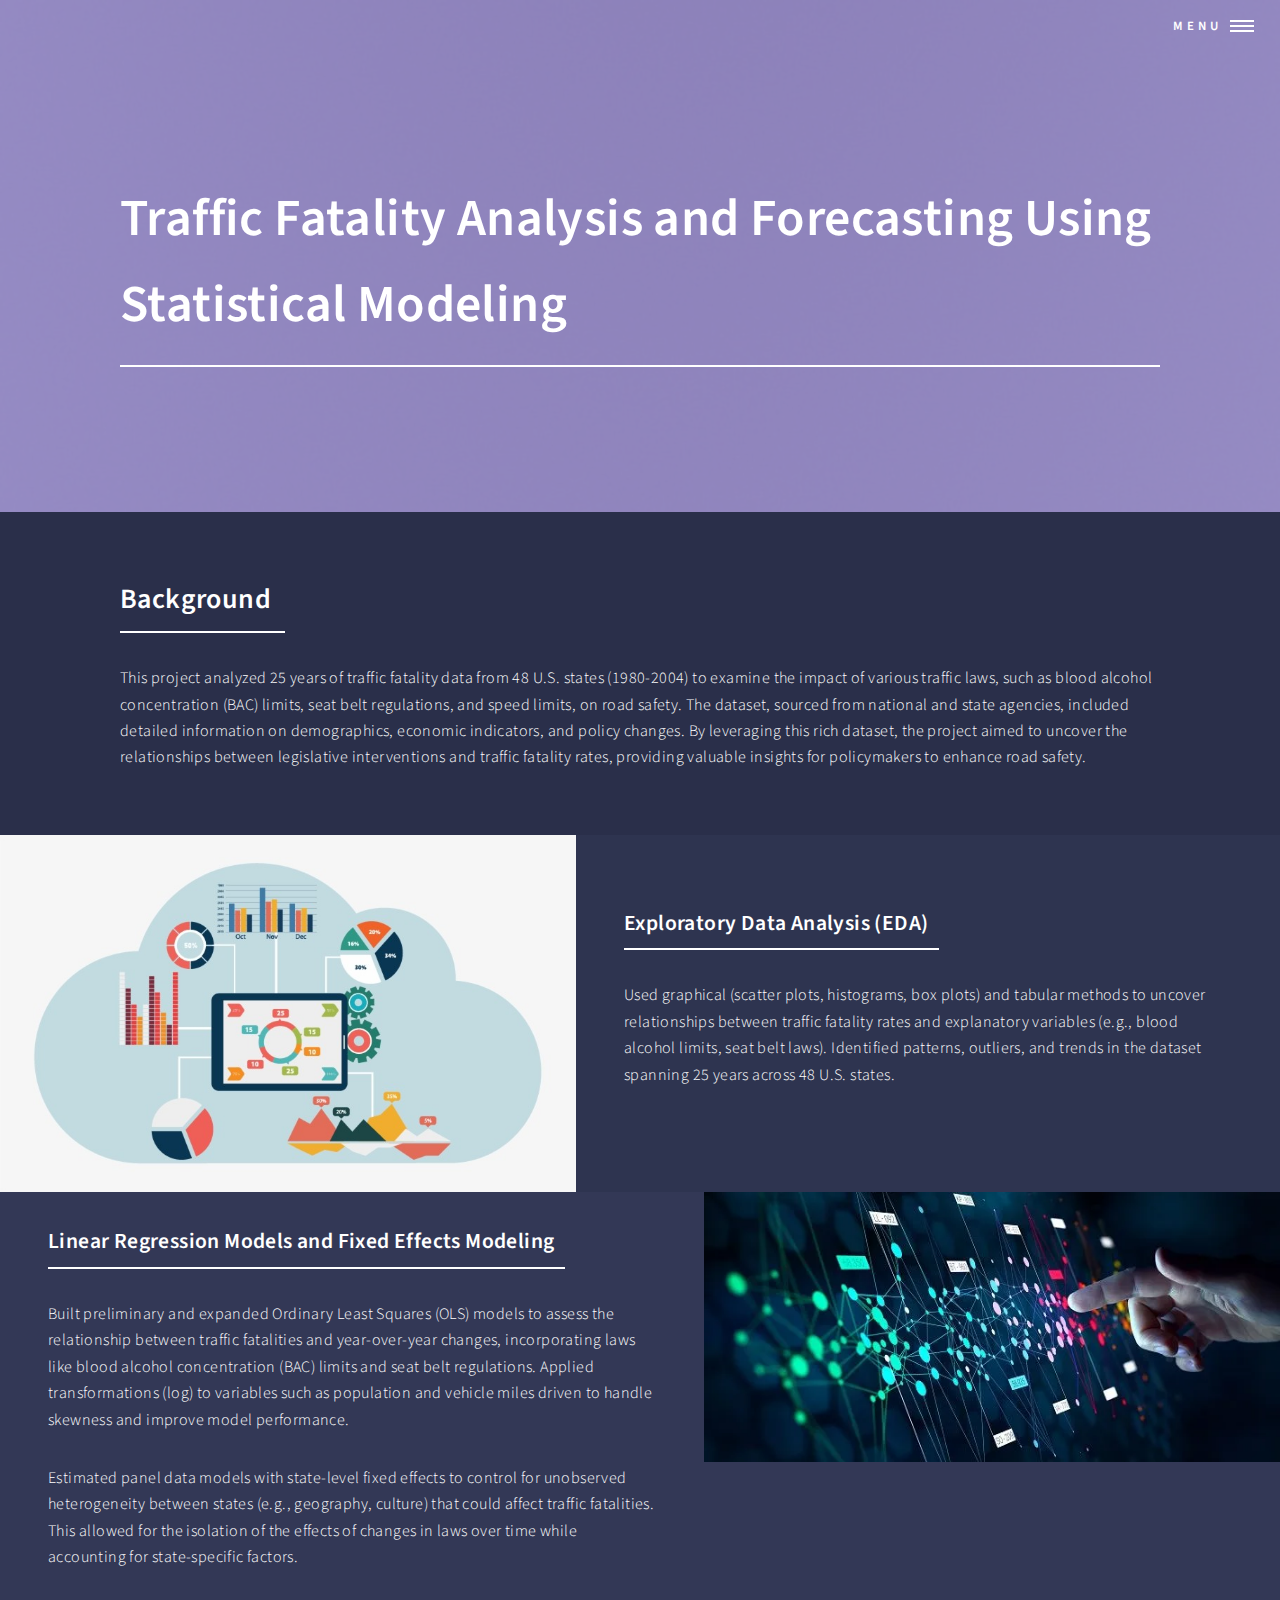
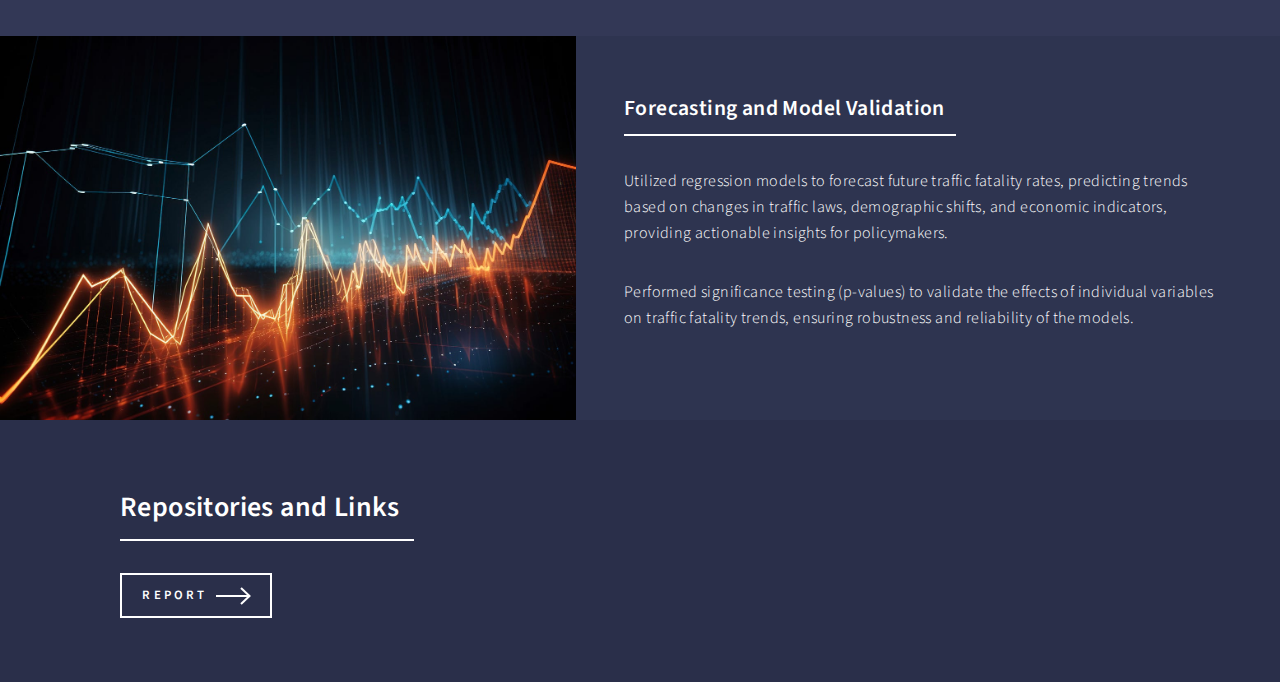
<file: time_series.html>
<!DOCTYPE HTML>
<!--
	Forty by HTML5 UP
	html5up.net | @ajlkn
	Free for personal and commercial use under the CCA 3.0 license (html5up.net/license)
-->
<html>
	<head>
		<title>Traffic Fatality Analysis and Forecasting Using Statistical Modeling</title>
		<meta charset="utf-8" />
		<meta name="viewport" content="width=device-width, initial-scale=1, user-scalable=no" />
		<link rel="stylesheet" href="assets/css/main.css" />
		<noscript><link rel="stylesheet" href="assets/css/noscript.css" /></noscript>
	</head>
	<body class="is-preload">

		<!-- Wrapper -->
			<div id="wrapper">

				<!-- Header -->
				<!-- Note: The "styleN" class below should match that of the banner element. -->
					<header id="header" class="alt style2">
						<nav>
							<a href="#menu">Menu</a>
						</nav>
					</header>

				<!-- Menu -->
					<nav id="menu">
						<ul class="links">
							<li><a href="index.html">Home</a></li>
							<li><a href="generic.html">About me</a></li>
						</ul>
					</nav>

				<!-- Banner -->
				<!-- Note: The "styleN" class below should match that of the header element. -->
					<section id="banner" class="style2">
						<div class="inner">
							<span class="image">
								<img src="images/pic04.jpg" alt="" />
							</span>
							<header class="major">
								<h1>Traffic Fatality Analysis and Forecasting Using Statistical Modeling</h1>
							</header>

						</div>
					</section>

				<!-- Main -->
					<div id="main">

						<!-- One -->
							<section id="one">
								<div class="inner">
									<header class="major">
										<h2>Background</h2>
									</header>
									<p>This project analyzed 25 years of traffic fatality data from 48 U.S. states (1980-2004) to examine the impact of various traffic laws, such as blood alcohol concentration (BAC) limits, seat belt regulations, and speed limits, on road safety. The dataset, sourced from national and state agencies, included detailed information on demographics, economic indicators, and policy changes. By leveraging this rich dataset, the project aimed to uncover the relationships between legislative interventions and traffic fatality rates, providing valuable insights for policymakers to enhance road safety.</p>
								</div>
							</section>

						<!-- Two -->
							<section id="two" class="spotlights">
								<section>
									<a href="generic.html" class="image">
										<img src="images/EDA.jpeg" alt="" data-position="center center" />
									</a>
									<div class="content">
										<div class="inner">
											<header class="major">
												<h3>Exploratory Data Analysis (EDA)</h3>
											</header>
											<p>Used graphical (scatter plots, histograms, box plots) and tabular methods to uncover relationships between traffic fatality rates and explanatory variables (e.g., blood alcohol limits, seat belt laws). Identified patterns, outliers, and trends in the dataset spanning 25 years across 48 U.S. states.</p>
											<ul class="actions">
											</ul>
										</div>
									</div>
								</section>
								<section>
									<a href="generic.html" class="image">
										<img src="images/Modeling.webp" alt="" data-position="center" />
									</a>
									<div class="content">
										<div class="inner">
											<header class="major">
												<h3>Linear Regression Models and Fixed Effects Modeling</h3>
											</header>
											<p>Built preliminary and expanded Ordinary Least Squares (OLS) models to assess the relationship between traffic fatalities and year-over-year changes, incorporating laws like blood alcohol concentration (BAC) limits and seat belt regulations. Applied transformations (log) to variables such as population and vehicle miles driven to handle skewness and improve model performance.</p>
											<p>Estimated panel data models with state-level fixed effects to control for unobserved heterogeneity between states (e.g., geography, culture) that could affect traffic fatalities. This allowed for the isolation of the effects of changes in laws over time while accounting for state-specific factors.</p>
											<ul class="actions">
											</ul>
										</div>
									</div>
								</section>
								<section>
									<a href="generic.html" class="image">
										<img src="images/Forecast.jpeg" alt="" data-position="25% 25%" />
									</a>
									<div class="content">
										<div class="inner">
											<header class="major">
												<h3>Forecasting and Model Validation</h3>
											</header>
											<p>Utilized regression models to forecast future traffic fatality rates, predicting trends based on changes in traffic laws, demographic shifts, and economic indicators, providing actionable insights for policymakers.</p>
											<p>Performed significance testing (p-values) to validate the effects of individual variables on traffic fatality trends, ensuring robustness and reliability of the models​.</p>
											<ul class="actions">
											</ul>
										</div>
									</div>
								</section>
							</section>

						<!-- Three -->
						<section id="three">
							<div class="inner">
								<header class="major">
									<h2>Repositories and Links</h2>
								</header>
								<ul class="actions">
									<li><a href="lab_3_combined.pdf" class="button next" target="_blank">Report</a></li>
								</ul>
								
							</div>
						</section>

					</div>


			</div>

		<!-- Scripts -->
			<script src="assets/js/jquery.min.js"></script>
			<script src="assets/js/jquery.scrolly.min.js"></script>
			<script src="assets/js/jquery.scrollex.min.js"></script>
			<script src="assets/js/browser.min.js"></script>
			<script src="assets/js/breakpoints.min.js"></script>
			<script src="assets/js/util.js"></script>
			<script src="assets/js/main.js"></script>

	</body>
</html>
</file>
<file: assets/css/noscript.css>
/*
	Forty by HTML5 UP
	html5up.net | @ajlkn
	Free for personal and commercial use under the CCA 3.0 license (html5up.net/license)
*/

/* Banner */

	body.is-preload #banner:after {
		opacity: 0.85;
	}

	body.is-preload #banner > .inner {
		-moz-filter: none;
		-webkit-filter: none;
		-ms-filter: none;
		filter: none;
		-moz-transform: none;
		-webkit-transform: none;
		-ms-transform: none;
		transform: none;
		opacity: 1;
	}
</file>
<file: assets/css/main.css>
@import url(fontawesome-all.min.css);
@import url("https://fonts.googleapis.com/css?family=Source+Sans+Pro:300,300italic,600,600italic");

/*
	Forty by HTML5 UP
	html5up.net | @ajlkn
	Free for personal and commercial use under the CCA 3.0 license (html5up.net/license)
*/

html, body, div, span, applet, object,
iframe, h1, h2, h3, h4, h5, h6, p, blockquote,
pre, a, abbr, acronym, address, big, cite,
code, del, dfn, em, img, ins, kbd, q, s, samp,
small, strike, strong, sub, sup, tt, var, b,
u, i, center, dl, dt, dd, ol, ul, li, fieldset,
form, label, legend, table, caption, tbody,
tfoot, thead, tr, th, td, article, aside,
canvas, details, embed, figure, figcaption,
footer, header, hgroup, menu, nav, output, ruby,
section, summary, time, mark, audio, video {
	margin: 0;
	padding: 0;
	border: 0;
	font-size: 100%;
	font: inherit;
	vertical-align: baseline;}

article, aside, details, figcaption, figure,
footer, header, hgroup, menu, nav, section {
	display: block;}

body {
	line-height: 1;
}

ol, ul {
	list-style: none;
}

blockquote, q {
	quotes: none;
}

	blockquote:before, blockquote:after, q:before, q:after {
		content: '';
		content: none;
	}

table {
	border-collapse: collapse;
	border-spacing: 0;
}

body {
	-webkit-text-size-adjust: none;
}

mark {
	background-color: transparent;
	color: inherit;
}

input::-moz-focus-inner {
	border: 0;
	padding: 0;
}

input, select, textarea {
	-moz-appearance: none;
	-webkit-appearance: none;
	-ms-appearance: none;
	appearance: none;
}

/* Basic */

	@-ms-viewport {
		width: device-width;
	}

	body {
		-ms-overflow-style: scrollbar;
	}

	@media screen and (max-width: 480px) {

		html, body {
			min-width: 320px;
		}

	}

	html {
		box-sizing: border-box;
	}

	*, *:before, *:after {
		box-sizing: inherit;
	}

	body {
		background: #242943;
	}

		body.is-preload *, body.is-preload *:before, body.is-preload *:after {
			-moz-animation: none !important;
			-webkit-animation: none !important;
			-ms-animation: none !important;
			animation: none !important;
			-moz-transition: none !important;
			-webkit-transition: none !important;
			-ms-transition: none !important;
			transition: none !important;
		}

/* Type */

	body, input, select, textarea {
		color: #ffffff;
		font-family: "Source Sans Pro", Helvetica, sans-serif;
		font-size: 17pt;
		font-weight: 300;
		letter-spacing: 0.025em;
		line-height: 1.65;
	}

		@media screen and (max-width: 1680px) {

			body, input, select, textarea {
				font-size: 14pt;
			}

		}

		@media screen and (max-width: 1280px) {

			body, input, select, textarea {
				font-size: 12pt;
			}

		}

		@media screen and (max-width: 360px) {

			body, input, select, textarea {
				font-size: 11pt;
			}

		}

	a {
		-moz-transition: color 0.2s ease-in-out, border-bottom-color 0.2s ease-in-out;
		-webkit-transition: color 0.2s ease-in-out, border-bottom-color 0.2s ease-in-out;
		-ms-transition: color 0.2s ease-in-out, border-bottom-color 0.2s ease-in-out;
		transition: color 0.2s ease-in-out, border-bottom-color 0.2s ease-in-out;
		border-bottom: dotted 1px;
		color: inherit;
		text-decoration: none;
	}

		a:hover {
			border-bottom-color: transparent;
			color: #9bf1ff !important;
		}

		a:active {
			color: #53e3fb !important;
		}

	strong, b {
		color: #ffffff;
		font-weight: 600;
	}

	em, i {
		font-style: italic;
	}

	p {
		margin: 0 0 2em 0;
	}

	h1, h2, h3, h4, h5, h6 {
		color: #ffffff;
		font-weight: 600;
		line-height: 1.65;
		margin: 0 0 1em 0;
	}

		h1 a, h2 a, h3 a, h4 a, h5 a, h6 a {
			color: inherit;
			border-bottom: 0;
		}

	h1 {
		font-size: 2.5em;
	}

	h2 {
		font-size: 1.75em;
	}

	h3 {
		font-size: 1.35em;
	}

	h4 {
		font-size: 1.1em;
	}

	h5 {
		font-size: 0.9em;
	}

	h6 {
		font-size: 0.7em;
	}

	@media screen and (max-width: 736px) {

		h1 {
			font-size: 2em;
		}

		h2 {
			font-size: 1.5em;
		}

		h3 {
			font-size: 1.25em;
		}

	}

	sub {
		font-size: 0.8em;
		position: relative;
		top: 0.5em;
	}

	sup {
		font-size: 0.8em;
		position: relative;
		top: -0.5em;
	}

	blockquote {
		border-left: solid 4px rgba(212, 212, 255, 0.1);
		font-style: italic;
		margin: 0 0 2em 0;
		padding: 0.5em 0 0.5em 2em;
	}

	code {
		background: rgba(212, 212, 255, 0.035);
		font-family: "Courier New", monospace;
		font-size: 0.9em;
		margin: 0 0.25em;
		padding: 0.25em 0.65em;
	}

	pre {
		-webkit-overflow-scrolling: touch;
		font-family: "Courier New", monospace;
		font-size: 0.9em;
		margin: 0 0 2em 0;
	}

		pre code {
			display: block;
			line-height: 1.75;
			padding: 1em 1.5em;
			overflow-x: auto;
		}

	hr {
		border: 0;
		border-bottom: solid 1px rgba(212, 212, 255, 0.1);
		margin: 2em 0;
	}

		hr.major {
			margin: 3em 0;
		}

	.align-left {
		text-align: left;
	}

	.align-center {
		text-align: center;
	}

	.align-right {
		text-align: right;
	}

/* Row */

	.row {
		display: flex;
		flex-wrap: wrap;
		box-sizing: border-box;
		align-items: stretch;
	}

		.row > * {
			box-sizing: border-box;
		}

		.row.gtr-uniform > * > :last-child {
			margin-bottom: 0;
		}

		.row.aln-left {
			justify-content: flex-start;
		}

		.row.aln-center {
			justify-content: center;
		}

		.row.aln-right {
			justify-content: flex-end;
		}

		.row.aln-top {
			align-items: flex-start;
		}

		.row.aln-middle {
			align-items: center;
		}

		.row.aln-bottom {
			align-items: flex-end;
		}

		.row > .imp {
			order: -1;
		}

		.row > .col-1 {
			width: 8.33333%;
		}

		.row > .off-1 {
			margin-left: 8.33333%;
		}

		.row > .col-2 {
			width: 16.66667%;
		}

		.row > .off-2 {
			margin-left: 16.66667%;
		}

		.row > .col-3 {
			width: 25%;
		}

		.row > .off-3 {
			margin-left: 25%;
		}

		.row > .col-4 {
			width: 33.33333%;
		}

		.row > .off-4 {
			margin-left: 33.33333%;
		}

		.row > .col-5 {
			width: 41.66667%;
		}

		.row > .off-5 {
			margin-left: 41.66667%;
		}

		.row > .col-6 {
			width: 50%;
		}

		.row > .off-6 {
			margin-left: 50%;
		}

		.row > .col-7 {
			width: 58.33333%;
		}

		.row > .off-7 {
			margin-left: 58.33333%;
		}

		.row > .col-8 {
			width: 66.66667%;
		}

		.row > .off-8 {
			margin-left: 66.66667%;
		}

		.row > .col-9 {
			width: 75%;
		}

		.row > .off-9 {
			margin-left: 75%;
		}

		.row > .col-10 {
			width: 83.33333%;
		}

		.row > .off-10 {
			margin-left: 83.33333%;
		}

		.row > .col-11 {
			width: 91.66667%;
		}

		.row > .off-11 {
			margin-left: 91.66667%;
		}

		.row > .col-12 {
			width: 100%;
		}

		.row > .off-12 {
			margin-left: 100%;
		}

		.row.gtr-0 {
			margin-top: 0;
			margin-left: 0em;
		}

			.row.gtr-0 > * {
				padding: 0 0 0 0em;
			}

			.row.gtr-0.gtr-uniform {
				margin-top: 0em;
			}

				.row.gtr-0.gtr-uniform > * {
					padding-top: 0em;
				}

		.row.gtr-25 {
			margin-top: 0;
			margin-left: -0.5em;
		}

			.row.gtr-25 > * {
				padding: 0 0 0 0.5em;
			}

			.row.gtr-25.gtr-uniform {
				margin-top: -0.5em;
			}

				.row.gtr-25.gtr-uniform > * {
					padding-top: 0.5em;
				}

		.row.gtr-50 {
			margin-top: 0;
			margin-left: -1em;
		}

			.row.gtr-50 > * {
				padding: 0 0 0 1em;
			}

			.row.gtr-50.gtr-uniform {
				margin-top: -1em;
			}

				.row.gtr-50.gtr-uniform > * {
					padding-top: 1em;
				}

		.row {
			margin-top: 0;
			margin-left: -2em;
		}

			.row > * {
				padding: 0 0 0 2em;
			}

			.row.gtr-uniform {
				margin-top: -2em;
			}

				.row.gtr-uniform > * {
					padding-top: 2em;
				}

		.row.gtr-150 {
			margin-top: 0;
			margin-left: -3em;
		}

			.row.gtr-150 > * {
				padding: 0 0 0 3em;
			}

			.row.gtr-150.gtr-uniform {
				margin-top: -3em;
			}

				.row.gtr-150.gtr-uniform > * {
					padding-top: 3em;
				}

		.row.gtr-200 {
			margin-top: 0;
			margin-left: -4em;
		}

			.row.gtr-200 > * {
				padding: 0 0 0 4em;
			}

			.row.gtr-200.gtr-uniform {
				margin-top: -4em;
			}

				.row.gtr-200.gtr-uniform > * {
					padding-top: 4em;
				}

		@media screen and (max-width: 1680px) {

			.row {
				display: flex;
				flex-wrap: wrap;
				box-sizing: border-box;
				align-items: stretch;
			}

				.row > * {
					box-sizing: border-box;
				}

				.row.gtr-uniform > * > :last-child {
					margin-bottom: 0;
				}

				.row.aln-left {
					justify-content: flex-start;
				}

				.row.aln-center {
					justify-content: center;
				}

				.row.aln-right {
					justify-content: flex-end;
				}

				.row.aln-top {
					align-items: flex-start;
				}

				.row.aln-middle {
					align-items: center;
				}

				.row.aln-bottom {
					align-items: flex-end;
				}

				.row > .imp-xlarge {
					order: -1;
				}

				.row > .col-1-xlarge {
					width: 8.33333%;
				}

				.row > .off-1-xlarge {
					margin-left: 8.33333%;
				}

				.row > .col-2-xlarge {
					width: 16.66667%;
				}

				.row > .off-2-xlarge {
					margin-left: 16.66667%;
				}

				.row > .col-3-xlarge {
					width: 25%;
				}

				.row > .off-3-xlarge {
					margin-left: 25%;
				}

				.row > .col-4-xlarge {
					width: 33.33333%;
				}

				.row > .off-4-xlarge {
					margin-left: 33.33333%;
				}

				.row > .col-5-xlarge {
					width: 41.66667%;
				}

				.row > .off-5-xlarge {
					margin-left: 41.66667%;
				}

				.row > .col-6-xlarge {
					width: 50%;
				}

				.row > .off-6-xlarge {
					margin-left: 50%;
				}

				.row > .col-7-xlarge {
					width: 58.33333%;
				}

				.row > .off-7-xlarge {
					margin-left: 58.33333%;
				}

				.row > .col-8-xlarge {
					width: 66.66667%;
				}

				.row > .off-8-xlarge {
					margin-left: 66.66667%;
				}

				.row > .col-9-xlarge {
					width: 75%;
				}

				.row > .off-9-xlarge {
					margin-left: 75%;
				}

				.row > .col-10-xlarge {
					width: 83.33333%;
				}

				.row > .off-10-xlarge {
					margin-left: 83.33333%;
				}

				.row > .col-11-xlarge {
					width: 91.66667%;
				}

				.row > .off-11-xlarge {
					margin-left: 91.66667%;
				}

				.row > .col-12-xlarge {
					width: 100%;
				}

				.row > .off-12-xlarge {
					margin-left: 100%;
				}

				.row.gtr-0 {
					margin-top: 0;
					margin-left: 0em;
				}

					.row.gtr-0 > * {
						padding: 0 0 0 0em;
					}

					.row.gtr-0.gtr-uniform {
						margin-top: 0em;
					}

						.row.gtr-0.gtr-uniform > * {
							padding-top: 0em;
						}

				.row.gtr-25 {
					margin-top: 0;
					margin-left: -0.5em;
				}

					.row.gtr-25 > * {
						padding: 0 0 0 0.5em;
					}

					.row.gtr-25.gtr-uniform {
						margin-top: -0.5em;
					}

						.row.gtr-25.gtr-uniform > * {
							padding-top: 0.5em;
						}

				.row.gtr-50 {
					margin-top: 0;
					margin-left: -1em;
				}

					.row.gtr-50 > * {
						padding: 0 0 0 1em;
					}

					.row.gtr-50.gtr-uniform {
						margin-top: -1em;
					}

						.row.gtr-50.gtr-uniform > * {
							padding-top: 1em;
						}

				.row {
					margin-top: 0;
					margin-left: -2em;
				}

					.row > * {
						padding: 0 0 0 2em;
					}

					.row.gtr-uniform {
						margin-top: -2em;
					}

						.row.gtr-uniform > * {
							padding-top: 2em;
						}

				.row.gtr-150 {
					margin-top: 0;
					margin-left: -3em;
				}

					.row.gtr-150 > * {
						padding: 0 0 0 3em;
					}

					.row.gtr-150.gtr-uniform {
						margin-top: -3em;
					}

						.row.gtr-150.gtr-uniform > * {
							padding-top: 3em;
						}

				.row.gtr-200 {
					margin-top: 0;
					margin-left: -4em;
				}

					.row.gtr-200 > * {
						padding: 0 0 0 4em;
					}

					.row.gtr-200.gtr-uniform {
						margin-top: -4em;
					}

						.row.gtr-200.gtr-uniform > * {
							padding-top: 4em;
						}

		}

		@media screen and (max-width: 1280px) {

			.row {
				display: flex;
				flex-wrap: wrap;
				box-sizing: border-box;
				align-items: stretch;
			}

				.row > * {
					box-sizing: border-box;
				}

				.row.gtr-uniform > * > :last-child {
					margin-bottom: 0;
				}

				.row.aln-left {
					justify-content: flex-start;
				}

				.row.aln-center {
					justify-content: center;
				}

				.row.aln-right {
					justify-content: flex-end;
				}

				.row.aln-top {
					align-items: flex-start;
				}

				.row.aln-middle {
					align-items: center;
				}

				.row.aln-bottom {
					align-items: flex-end;
				}

				.row > .imp-large {
					order: -1;
				}

				.row > .col-1-large {
					width: 8.33333%;
				}

				.row > .off-1-large {
					margin-left: 8.33333%;
				}

				.row > .col-2-large {
					width: 16.66667%;
				}

				.row > .off-2-large {
					margin-left: 16.66667%;
				}

				.row > .col-3-large {
					width: 25%;
				}

				.row > .off-3-large {
					margin-left: 25%;
				}

				.row > .col-4-large {
					width: 33.33333%;
				}

				.row > .off-4-large {
					margin-left: 33.33333%;
				}

				.row > .col-5-large {
					width: 41.66667%;
				}

				.row > .off-5-large {
					margin-left: 41.66667%;
				}

				.row > .col-6-large {
					width: 50%;
				}

				.row > .off-6-large {
					margin-left: 50%;
				}

				.row > .col-7-large {
					width: 58.33333%;
				}

				.row > .off-7-large {
					margin-left: 58.33333%;
				}

				.row > .col-8-large {
					width: 66.66667%;
				}

				.row > .off-8-large {
					margin-left: 66.66667%;
				}

				.row > .col-9-large {
					width: 75%;
				}

				.row > .off-9-large {
					margin-left: 75%;
				}

				.row > .col-10-large {
					width: 83.33333%;
				}

				.row > .off-10-large {
					margin-left: 83.33333%;
				}

				.row > .col-11-large {
					width: 91.66667%;
				}

				.row > .off-11-large {
					margin-left: 91.66667%;
				}

				.row > .col-12-large {
					width: 100%;
				}

				.row > .off-12-large {
					margin-left: 100%;
				}

				.row.gtr-0 {
					margin-top: 0;
					margin-left: 0em;
				}

					.row.gtr-0 > * {
						padding: 0 0 0 0em;
					}

					.row.gtr-0.gtr-uniform {
						margin-top: 0em;
					}

						.row.gtr-0.gtr-uniform > * {
							padding-top: 0em;
						}

				.row.gtr-25 {
					margin-top: 0;
					margin-left: -0.375em;
				}

					.row.gtr-25 > * {
						padding: 0 0 0 0.375em;
					}

					.row.gtr-25.gtr-uniform {
						margin-top: -0.375em;
					}

						.row.gtr-25.gtr-uniform > * {
							padding-top: 0.375em;
						}

				.row.gtr-50 {
					margin-top: 0;
					margin-left: -0.75em;
				}

					.row.gtr-50 > * {
						padding: 0 0 0 0.75em;
					}

					.row.gtr-50.gtr-uniform {
						margin-top: -0.75em;
					}

						.row.gtr-50.gtr-uniform > * {
							padding-top: 0.75em;
						}

				.row {
					margin-top: 0;
					margin-left: -1.5em;
				}

					.row > * {
						padding: 0 0 0 1.5em;
					}

					.row.gtr-uniform {
						margin-top: -1.5em;
					}

						.row.gtr-uniform > * {
							padding-top: 1.5em;
						}

				.row.gtr-150 {
					margin-top: 0;
					margin-left: -2.25em;
				}

					.row.gtr-150 > * {
						padding: 0 0 0 2.25em;
					}

					.row.gtr-150.gtr-uniform {
						margin-top: -2.25em;
					}

						.row.gtr-150.gtr-uniform > * {
							padding-top: 2.25em;
						}

				.row.gtr-200 {
					margin-top: 0;
					margin-left: -3em;
				}

					.row.gtr-200 > * {
						padding: 0 0 0 3em;
					}

					.row.gtr-200.gtr-uniform {
						margin-top: -3em;
					}

						.row.gtr-200.gtr-uniform > * {
							padding-top: 3em;
						}

		}

		@media screen and (max-width: 980px) {

			.row {
				display: flex;
				flex-wrap: wrap;
				box-sizing: border-box;
				align-items: stretch;
			}

				.row > * {
					box-sizing: border-box;
				}

				.row.gtr-uniform > * > :last-child {
					margin-bottom: 0;
				}

				.row.aln-left {
					justify-content: flex-start;
				}

				.row.aln-center {
					justify-content: center;
				}

				.row.aln-right {
					justify-content: flex-end;
				}

				.row.aln-top {
					align-items: flex-start;
				}

				.row.aln-middle {
					align-items: center;
				}

				.row.aln-bottom {
					align-items: flex-end;
				}

				.row > .imp-medium {
					order: -1;
				}

				.row > .col-1-medium {
					width: 8.33333%;
				}

				.row > .off-1-medium {
					margin-left: 8.33333%;
				}

				.row > .col-2-medium {
					width: 16.66667%;
				}

				.row > .off-2-medium {
					margin-left: 16.66667%;
				}

				.row > .col-3-medium {
					width: 25%;
				}

				.row > .off-3-medium {
					margin-left: 25%;
				}

				.row > .col-4-medium {
					width: 33.33333%;
				}

				.row > .off-4-medium {
					margin-left: 33.33333%;
				}

				.row > .col-5-medium {
					width: 41.66667%;
				}

				.row > .off-5-medium {
					margin-left: 41.66667%;
				}

				.row > .col-6-medium {
					width: 50%;
				}

				.row > .off-6-medium {
					margin-left: 50%;
				}

				.row > .col-7-medium {
					width: 58.33333%;
				}

				.row > .off-7-medium {
					margin-left: 58.33333%;
				}

				.row > .col-8-medium {
					width: 66.66667%;
				}

				.row > .off-8-medium {
					margin-left: 66.66667%;
				}

				.row > .col-9-medium {
					width: 75%;
				}

				.row > .off-9-medium {
					margin-left: 75%;
				}

				.row > .col-10-medium {
					width: 83.33333%;
				}

				.row > .off-10-medium {
					margin-left: 83.33333%;
				}

				.row > .col-11-medium {
					width: 91.66667%;
				}

				.row > .off-11-medium {
					margin-left: 91.66667%;
				}

				.row > .col-12-medium {
					width: 100%;
				}

				.row > .off-12-medium {
					margin-left: 100%;
				}

				.row.gtr-0 {
					margin-top: 0;
					margin-left: 0em;
				}

					.row.gtr-0 > * {
						padding: 0 0 0 0em;
					}

					.row.gtr-0.gtr-uniform {
						margin-top: 0em;
					}

						.row.gtr-0.gtr-uniform > * {
							padding-top: 0em;
						}

				.row.gtr-25 {
					margin-top: 0;
					margin-left: -0.375em;
				}

					.row.gtr-25 > * {
						padding: 0 0 0 0.375em;
					}

					.row.gtr-25.gtr-uniform {
						margin-top: -0.375em;
					}

						.row.gtr-25.gtr-uniform > * {
							padding-top: 0.375em;
						}

				.row.gtr-50 {
					margin-top: 0;
					margin-left: -0.75em;
				}

					.row.gtr-50 > * {
						padding: 0 0 0 0.75em;
					}

					.row.gtr-50.gtr-uniform {
						margin-top: -0.75em;
					}

						.row.gtr-50.gtr-uniform > * {
							padding-top: 0.75em;
						}

				.row {
					margin-top: 0;
					margin-left: -1.5em;
				}

					.row > * {
						padding: 0 0 0 1.5em;
					}

					.row.gtr-uniform {
						margin-top: -1.5em;
					}

						.row.gtr-uniform > * {
							padding-top: 1.5em;
						}

				.row.gtr-150 {
					margin-top: 0;
					margin-left: -2.25em;
				}

					.row.gtr-150 > * {
						padding: 0 0 0 2.25em;
					}

					.row.gtr-150.gtr-uniform {
						margin-top: -2.25em;
					}

						.row.gtr-150.gtr-uniform > * {
							padding-top: 2.25em;
						}

				.row.gtr-200 {
					margin-top: 0;
					margin-left: -3em;
				}

					.row.gtr-200 > * {
						padding: 0 0 0 3em;
					}

					.row.gtr-200.gtr-uniform {
						margin-top: -3em;
					}

						.row.gtr-200.gtr-uniform > * {
							padding-top: 3em;
						}

		}

		@media screen and (max-width: 736px) {

			.row {
				display: flex;
				flex-wrap: wrap;
				box-sizing: border-box;
				align-items: stretch;
			}

				.row > * {
					box-sizing: border-box;
				}

				.row.gtr-uniform > * > :last-child {
					margin-bottom: 0;
				}

				.row.aln-left {
					justify-content: flex-start;
				}

				.row.aln-center {
					justify-content: center;
				}

				.row.aln-right {
					justify-content: flex-end;
				}

				.row.aln-top {
					align-items: flex-start;
				}

				.row.aln-middle {
					align-items: center;
				}

				.row.aln-bottom {
					align-items: flex-end;
				}

				.row > .imp-small {
					order: -1;
				}

				.row > .col-1-small {
					width: 8.33333%;
				}

				.row > .off-1-small {
					margin-left: 8.33333%;
				}

				.row > .col-2-small {
					width: 16.66667%;
				}

				.row > .off-2-small {
					margin-left: 16.66667%;
				}

				.row > .col-3-small {
					width: 25%;
				}

				.row > .off-3-small {
					margin-left: 25%;
				}

				.row > .col-4-small {
					width: 33.33333%;
				}

				.row > .off-4-small {
					margin-left: 33.33333%;
				}

				.row > .col-5-small {
					width: 41.66667%;
				}

				.row > .off-5-small {
					margin-left: 41.66667%;
				}

				.row > .col-6-small {
					width: 50%;
				}

				.row > .off-6-small {
					margin-left: 50%;
				}

				.row > .col-7-small {
					width: 58.33333%;
				}

				.row > .off-7-small {
					margin-left: 58.33333%;
				}

				.row > .col-8-small {
					width: 66.66667%;
				}

				.row > .off-8-small {
					margin-left: 66.66667%;
				}

				.row > .col-9-small {
					width: 75%;
				}

				.row > .off-9-small {
					margin-left: 75%;
				}

				.row > .col-10-small {
					width: 83.33333%;
				}

				.row > .off-10-small {
					margin-left: 83.33333%;
				}

				.row > .col-11-small {
					width: 91.66667%;
				}

				.row > .off-11-small {
					margin-left: 91.66667%;
				}

				.row > .col-12-small {
					width: 100%;
				}

				.row > .off-12-small {
					margin-left: 100%;
				}

				.row.gtr-0 {
					margin-top: 0;
					margin-left: 0em;
				}

					.row.gtr-0 > * {
						padding: 0 0 0 0em;
					}

					.row.gtr-0.gtr-uniform {
						margin-top: 0em;
					}

						.row.gtr-0.gtr-uniform > * {
							padding-top: 0em;
						}

				.row.gtr-25 {
					margin-top: 0;
					margin-left: -0.3125em;
				}

					.row.gtr-25 > * {
						padding: 0 0 0 0.3125em;
					}

					.row.gtr-25.gtr-uniform {
						margin-top: -0.3125em;
					}

						.row.gtr-25.gtr-uniform > * {
							padding-top: 0.3125em;
						}

				.row.gtr-50 {
					margin-top: 0;
					margin-left: -0.625em;
				}

					.row.gtr-50 > * {
						padding: 0 0 0 0.625em;
					}

					.row.gtr-50.gtr-uniform {
						margin-top: -0.625em;
					}

						.row.gtr-50.gtr-uniform > * {
							padding-top: 0.625em;
						}

				.row {
					margin-top: 0;
					margin-left: -1.25em;
				}

					.row > * {
						padding: 0 0 0 1.25em;
					}

					.row.gtr-uniform {
						margin-top: -1.25em;
					}

						.row.gtr-uniform > * {
							padding-top: 1.25em;
						}

				.row.gtr-150 {
					margin-top: 0;
					margin-left: -1.875em;
				}

					.row.gtr-150 > * {
						padding: 0 0 0 1.875em;
					}

					.row.gtr-150.gtr-uniform {
						margin-top: -1.875em;
					}

						.row.gtr-150.gtr-uniform > * {
							padding-top: 1.875em;
						}

				.row.gtr-200 {
					margin-top: 0;
					margin-left: -2.5em;
				}

					.row.gtr-200 > * {
						padding: 0 0 0 2.5em;
					}

					.row.gtr-200.gtr-uniform {
						margin-top: -2.5em;
					}

						.row.gtr-200.gtr-uniform > * {
							padding-top: 2.5em;
						}

		}

		@media screen and (max-width: 480px) {

			.row {
				display: flex;
				flex-wrap: wrap;
				box-sizing: border-box;
				align-items: stretch;
			}

				.row > * {
					box-sizing: border-box;
				}

				.row.gtr-uniform > * > :last-child {
					margin-bottom: 0;
				}

				.row.aln-left {
					justify-content: flex-start;
				}

				.row.aln-center {
					justify-content: center;
				}

				.row.aln-right {
					justify-content: flex-end;
				}

				.row.aln-top {
					align-items: flex-start;
				}

				.row.aln-middle {
					align-items: center;
				}

				.row.aln-bottom {
					align-items: flex-end;
				}

				.row > .imp-xsmall {
					order: -1;
				}

				.row > .col-1-xsmall {
					width: 8.33333%;
				}

				.row > .off-1-xsmall {
					margin-left: 8.33333%;
				}

				.row > .col-2-xsmall {
					width: 16.66667%;
				}

				.row > .off-2-xsmall {
					margin-left: 16.66667%;
				}

				.row > .col-3-xsmall {
					width: 25%;
				}

				.row > .off-3-xsmall {
					margin-left: 25%;
				}

				.row > .col-4-xsmall {
					width: 33.33333%;
				}

				.row > .off-4-xsmall {
					margin-left: 33.33333%;
				}

				.row > .col-5-xsmall {
					width: 41.66667%;
				}

				.row > .off-5-xsmall {
					margin-left: 41.66667%;
				}

				.row > .col-6-xsmall {
					width: 50%;
				}

				.row > .off-6-xsmall {
					margin-left: 50%;
				}

				.row > .col-7-xsmall {
					width: 58.33333%;
				}

				.row > .off-7-xsmall {
					margin-left: 58.33333%;
				}

				.row > .col-8-xsmall {
					width: 66.66667%;
				}

				.row > .off-8-xsmall {
					margin-left: 66.66667%;
				}

				.row > .col-9-xsmall {
					width: 75%;
				}

				.row > .off-9-xsmall {
					margin-left: 75%;
				}

				.row > .col-10-xsmall {
					width: 83.33333%;
				}

				.row > .off-10-xsmall {
					margin-left: 83.33333%;
				}

				.row > .col-11-xsmall {
					width: 91.66667%;
				}

				.row > .off-11-xsmall {
					margin-left: 91.66667%;
				}

				.row > .col-12-xsmall {
					width: 100%;
				}

				.row > .off-12-xsmall {
					margin-left: 100%;
				}

				.row.gtr-0 {
					margin-top: 0;
					margin-left: 0em;
				}

					.row.gtr-0 > * {
						padding: 0 0 0 0em;
					}

					.row.gtr-0.gtr-uniform {
						margin-top: 0em;
					}

						.row.gtr-0.gtr-uniform > * {
							padding-top: 0em;
						}

				.row.gtr-25 {
					margin-top: 0;
					margin-left: -0.3125em;
				}

					.row.gtr-25 > * {
						padding: 0 0 0 0.3125em;
					}

					.row.gtr-25.gtr-uniform {
						margin-top: -0.3125em;
					}

						.row.gtr-25.gtr-uniform > * {
							padding-top: 0.3125em;
						}

				.row.gtr-50 {
					margin-top: 0;
					margin-left: -0.625em;
				}

					.row.gtr-50 > * {
						padding: 0 0 0 0.625em;
					}

					.row.gtr-50.gtr-uniform {
						margin-top: -0.625em;
					}

						.row.gtr-50.gtr-uniform > * {
							padding-top: 0.625em;
						}

				.row {
					margin-top: 0;
					margin-left: -1.25em;
				}

					.row > * {
						padding: 0 0 0 1.25em;
					}

					.row.gtr-uniform {
						margin-top: -1.25em;
					}

						.row.gtr-uniform > * {
							padding-top: 1.25em;
						}

				.row.gtr-150 {
					margin-top: 0;
					margin-left: -1.875em;
				}

					.row.gtr-150 > * {
						padding: 0 0 0 1.875em;
					}

					.row.gtr-150.gtr-uniform {
						margin-top: -1.875em;
					}

						.row.gtr-150.gtr-uniform > * {
							padding-top: 1.875em;
						}

				.row.gtr-200 {
					margin-top: 0;
					margin-left: -2.5em;
				}

					.row.gtr-200 > * {
						padding: 0 0 0 2.5em;
					}

					.row.gtr-200.gtr-uniform {
						margin-top: -2.5em;
					}

						.row.gtr-200.gtr-uniform > * {
							padding-top: 2.5em;
						}

		}

/* Section/Article */

	section.special, article.special {
		text-align: center;
	}

	header.major {
		width: -moz-max-content;
		width: -webkit-max-content;
		width: -ms-max-content;
		width: max-content;
		margin-bottom: 2em;
	}

		header.major > :first-child {
			margin-bottom: 0;
			width: calc(100% + 0.5em);
		}

			header.major > :first-child:after {
				content: '';
				background-color: #ffffff;
				display: block;
				height: 2px;
				margin: 0.325em 0 0.5em 0;
				width: 100%;
			}

		header.major > p {
			font-size: 0.7em;
			font-weight: 600;
			letter-spacing: 0.25em;
			margin-bottom: 0;
			text-transform: uppercase;
		}

		body.is-ie header.major > :first-child:after {
			max-width: 9em;
		}

		body.is-ie header.major > h1:after {
			max-width: 100% !important;
		}

	@media screen and (max-width: 736px) {

		header.major > p br {
			display: none;
		}

	}

/* Form */

	form {
		margin: 0 0 2em 0;
	}

		form > :last-child {
			margin-bottom: 0;
		}

		form > .fields {
			display: -moz-flex;
			display: -webkit-flex;
			display: -ms-flex;
			display: flex;
			-moz-flex-wrap: wrap;
			-webkit-flex-wrap: wrap;
			-ms-flex-wrap: wrap;
			flex-wrap: wrap;
			width: calc(100% + 3em);
			margin: -1.5em 0 2em -1.5em;
		}

			form > .fields > .field {
				-moz-flex-grow: 0;
				-webkit-flex-grow: 0;
				-ms-flex-grow: 0;
				flex-grow: 0;
				-moz-flex-shrink: 0;
				-webkit-flex-shrink: 0;
				-ms-flex-shrink: 0;
				flex-shrink: 0;
				padding: 1.5em 0 0 1.5em;
				width: calc(100% - 1.5em);
			}

				form > .fields > .field.half {
					width: calc(50% - 0.75em);
				}

				form > .fields > .field.third {
					width: calc(100%/3 - 0.5em);
				}

				form > .fields > .field.quarter {
					width: calc(25% - 0.375em);
				}

		@media screen and (max-width: 480px) {

			form > .fields {
				width: calc(100% + 3em);
				margin: -1.5em 0 2em -1.5em;
			}

				form > .fields > .field {
					padding: 1.5em 0 0 1.5em;
					width: calc(100% - 1.5em);
				}

					form > .fields > .field.half {
						width: calc(100% - 1.5em);
					}

					form > .fields > .field.third {
						width: calc(100% - 1.5em);
					}

					form > .fields > .field.quarter {
						width: calc(100% - 1.5em);
					}

		}

	label {
		color: #ffffff;
		display: block;
		font-size: 0.8em;
		font-weight: 600;
		letter-spacing: 0.25em;
		margin: 0 0 1em 0;
		text-transform: uppercase;
	}

	input[type="text"],
	input[type="password"],
	input[type="email"],
	input[type="tel"],
	input[type="search"],
	input[type="url"],
	select,
	textarea {
		-moz-appearance: none;
		-webkit-appearance: none;
		-ms-appearance: none;
		appearance: none;
		background: rgba(212, 212, 255, 0.035);
		border: none;
		border-radius: 0;
		color: inherit;
		display: block;
		outline: 0;
		padding: 0 1em;
		text-decoration: none;
		width: 100%;
	}

		input[type="text"]:invalid,
		input[type="password"]:invalid,
		input[type="email"]:invalid,
		input[type="tel"]:invalid,
		input[type="search"]:invalid,
		input[type="url"]:invalid,
		select:invalid,
		textarea:invalid {
			box-shadow: none;
		}

		input[type="text"]:focus,
		input[type="password"]:focus,
		input[type="email"]:focus,
		input[type="tel"]:focus,
		input[type="search"]:focus,
		input[type="url"]:focus,
		select:focus,
		textarea:focus {
			border-color: #9bf1ff;
			box-shadow: 0 0 0 2px #9bf1ff;
		}

	select {
		background-image: url("data:image/svg+xml;charset=utf8,%3Csvg xmlns='http://www.w3.org/2000/svg' width='40' height='40' preserveAspectRatio='none' viewBox='0 0 40 40'%3E%3Cpath d='M9.4,12.3l10.4,10.4l10.4-10.4c0.2-0.2,0.5-0.4,0.9-0.4c0.3,0,0.6,0.1,0.9,0.4l3.3,3.3c0.2,0.2,0.4,0.5,0.4,0.9 c0,0.4-0.1,0.6-0.4,0.9L20.7,31.9c-0.2,0.2-0.5,0.4-0.9,0.4c-0.3,0-0.6-0.1-0.9-0.4L4.3,17.3c-0.2-0.2-0.4-0.5-0.4-0.9 c0-0.4,0.1-0.6,0.4-0.9l3.3-3.3c0.2-0.2,0.5-0.4,0.9-0.4S9.1,12.1,9.4,12.3z' fill='rgba(212, 212, 255, 0.1)' /%3E%3C/svg%3E");
		background-size: 1.25rem;
		background-repeat: no-repeat;
		background-position: calc(100% - 1rem) center;
		height: 2.75em;
		padding-right: 2.75em;
		text-overflow: ellipsis;
	}

		select option {
			color: #ffffff;
			background: #242943;
		}

		select:focus::-ms-value {
			background-color: transparent;
		}

		select::-ms-expand {
			display: none;
		}

	input[type="text"],
	input[type="password"],
	input[type="email"],
	input[type="tel"],
	input[type="search"],
	input[type="url"],
	select {
		height: 2.75em;
	}

	textarea {
		padding: 0.75em 1em;
	}

	input[type="checkbox"],
	input[type="radio"] {
		-moz-appearance: none;
		-webkit-appearance: none;
		-ms-appearance: none;
		appearance: none;
		display: block;
		float: left;
		margin-right: -2em;
		opacity: 0;
		width: 1em;
		z-index: -1;
	}

		input[type="checkbox"] + label,
		input[type="radio"] + label {
			text-decoration: none;
			color: #ffffff;
			cursor: pointer;
			display: inline-block;
			font-weight: 300;
			padding-left: 2.65em;
			padding-right: 0.75em;
			position: relative;
		}

			input[type="checkbox"] + label:before,
			input[type="radio"] + label:before {
				-moz-osx-font-smoothing: grayscale;
				-webkit-font-smoothing: antialiased;
				display: inline-block;
				font-style: normal;
				font-variant: normal;
				text-rendering: auto;
				line-height: 1;
				text-transform: none !important;
				font-family: 'Font Awesome 5 Free';
				font-weight: 900;
			}

			input[type="checkbox"] + label:before,
			input[type="radio"] + label:before {
				background: rgba(212, 212, 255, 0.035);
				content: '';
				display: inline-block;
				font-size: 0.8em;
				height: 2.0625em;
				left: 0;
				letter-spacing: 0;
				line-height: 2.0625em;
				position: absolute;
				text-align: center;
				top: 0;
				width: 2.0625em;
			}

		input[type="checkbox"]:checked + label:before,
		input[type="radio"]:checked + label:before {
			background: #ffffff;
			border-color: #9bf1ff;
			content: '\f00c';
			color: #242943;
		}

		input[type="checkbox"]:focus + label:before,
		input[type="radio"]:focus + label:before {
			box-shadow: 0 0 0 2px #9bf1ff;
		}

	input[type="radio"] + label:before {
		border-radius: 100%;
	}

	::-webkit-input-placeholder {
		color: rgba(244, 244, 255, 0.2) !important;
		opacity: 1.0;
	}

	:-moz-placeholder {
		color: rgba(244, 244, 255, 0.2) !important;
		opacity: 1.0;
	}

	::-moz-placeholder {
		color: rgba(244, 244, 255, 0.2) !important;
		opacity: 1.0;
	}

	:-ms-input-placeholder {
		color: rgba(244, 244, 255, 0.2) !important;
		opacity: 1.0;
	}

/* Box */

	.box {
		border: solid 1px rgba(212, 212, 255, 0.1);
		margin-bottom: 2em;
		padding: 1.5em;
	}

		.box > :last-child,
		.box > :last-child > :last-child,
		.box > :last-child > :last-child > :last-child {
			margin-bottom: 0;
		}

		.box.alt {
			border: 0;
			border-radius: 0;
			padding: 0;
		}

/* Icon */

	.icon {
		text-decoration: none;
		border-bottom: none;
		position: relative;
	}

		.icon:before {
			-moz-osx-font-smoothing: grayscale;
			-webkit-font-smoothing: antialiased;
			display: inline-block;
			font-style: normal;
			font-variant: normal;
			text-rendering: auto;
			line-height: 1;
			text-transform: none !important;
			font-family: 'Font Awesome 5 Free';
			font-weight: 400;
		}

		.icon > .label {
			display: none;
		}

		.icon:before {
			line-height: inherit;
		}

		.icon.solid:before {
			font-weight: 900;
		}

		.icon.brands:before {
			font-family: 'Font Awesome 5 Brands';
		}

		.icon.alt:before {
			background-color: #ffffff;
			border-radius: 100%;
			color: #242943;
			display: inline-block;
			height: 2em;
			line-height: 2em;
			text-align: center;
			width: 2em;
		}

	a.icon.alt:before {
		-moz-transition: background-color 0.2s ease-in-out;
		-webkit-transition: background-color 0.2s ease-in-out;
		-ms-transition: background-color 0.2s ease-in-out;
		transition: background-color 0.2s ease-in-out;
	}

	a.icon.alt:hover:before {
		background-color: #6fc3df;
	}

	a.icon.alt:active:before {
		background-color: #37a6cb;
	}

/* Image */

	.image {
		border: 0;
		display: inline-block;
		position: relative;
	}

		.image img {
			display: block;
		}

		.image.left, .image.right, .image.center {
			max-width: 30%;
		}

			.image.left img, .image.right, .image.center img {
				width: 100%;
			}

		.image.left {
			float: left;
			margin: 0 1.5em 1.25em 0;
			top: 0.25em;
		}

		.image.right {
			float: right;
			margin: 0 0 1.25em 1.5em;
			top: 0.25em;
		}

		.image.center {
			float: center;
			margin: 0 1.5em 1.25em 0;
			top: 0.25em;
		}

		.image.fit {
			display: block;
			margin: 0 0 2em 0;
			width: 100%;
		}

			.image.fit img {
				width: 100%;
			}

		.image.main {
			display: block;
			margin: 2.5em 0;
			width: 100%;
		}

			.image.main img {
				width: 100%;
			}

			@media screen and (max-width: 736px) {

				.image.main {
					margin: 1.5em 0;
				}

			}

/* List */

	ol {
		list-style: decimal;
		margin: 0 0 2em 0;
		padding-left: 1.25em;
	}

		ol li {
			padding-left: 0.25em;
		}

	ul {
		list-style: disc;
		margin: 0 0 2em 0;
		padding-left: 1em;
	}

		ul li {
			padding-left: 0.5em;
		}

		ul.alt {
			list-style: none;
			padding-left: 0;
		}

			ul.alt li {
				border-top: solid 1px rgba(212, 212, 255, 0.1);
				padding: 0.5em 0;
			}

				ul.alt li:first-child {
					border-top: 0;
					padding-top: 0;
				}

	dl {
		margin: 0 0 2em 0;
	}

		dl dt {
			display: block;
			font-weight: 600;
			margin: 0 0 1em 0;
		}

		dl dd {
			margin-left: 2em;
		}

/* Actions */

	ul.actions {
		display: -moz-flex;
		display: -webkit-flex;
		display: -ms-flex;
		display: flex;
		cursor: default;
		list-style: none;
		margin-left: -1em;
		padding-left: 0;
	}

		ul.actions li {
			padding: 0 0 0 1em;
			vertical-align: middle;
		}

		ul.actions.special {
			-moz-justify-content: center;
			-webkit-justify-content: center;
			-ms-justify-content: center;
			justify-content: center;
			width: 100%;
			margin-left: 0;
		}

			ul.actions.special li:first-child {
				padding-left: 0;
			}

		ul.actions.stacked {
			-moz-flex-direction: column;
			-webkit-flex-direction: column;
			-ms-flex-direction: column;
			flex-direction: column;
			margin-left: 0;
		}

			ul.actions.stacked li {
				padding: 1.3em 0 0 0;
			}

				ul.actions.stacked li:first-child {
					padding-top: 0;
				}

		ul.actions.fit {
			width: calc(100% + 1em);
		}

			ul.actions.fit li {
				-moz-flex-grow: 1;
				-webkit-flex-grow: 1;
				-ms-flex-grow: 1;
				flex-grow: 1;
				-moz-flex-shrink: 1;
				-webkit-flex-shrink: 1;
				-ms-flex-shrink: 1;
				flex-shrink: 1;
				width: 100%;
			}

				ul.actions.fit li > * {
					width: 100%;
				}

			ul.actions.fit.stacked {
				width: 100%;
			}

/* Icons */

	ul.icons {
		cursor: default;
		list-style: none;
		padding-left: 0;
	}

		ul.icons li {
			display: inline-block;
			padding: 0 1em 0 0;
		}

			ul.icons li:last-child {
				padding-right: 0;
			}

		@media screen and (max-width: 736px) {

			ul.icons li {
				padding: 0 0.75em 0 0;
			}

		}

/* Pagination */

	ul.pagination {
		cursor: default;
		list-style: none;
		padding-left: 0;
	}

		ul.pagination li {
			display: inline-block;
			padding-left: 0;
			vertical-align: middle;
		}

			ul.pagination li > .page {
				-moz-transition: background-color 0.2s ease-in-out, color 0.2s ease-in-out;
				-webkit-transition: background-color 0.2s ease-in-out, color 0.2s ease-in-out;
				-ms-transition: background-color 0.2s ease-in-out, color 0.2s ease-in-out;
				transition: background-color 0.2s ease-in-out, color 0.2s ease-in-out;
				border-bottom: 0;
				display: inline-block;
				font-size: 0.8em;
				font-weight: 600;
				height: 1.5em;
				line-height: 1.5em;
				margin: 0 0.125em;
				min-width: 1.5em;
				padding: 0 0.5em;
				text-align: center;
			}

				ul.pagination li > .page.active {
					background-color: #ffffff;
					color: #242943;
				}

					ul.pagination li > .page.active:hover {
						background-color: #9bf1ff;
						color: #242943 !important;
					}

					ul.pagination li > .page.active:active {
						background-color: #53e3fb;
					}

			ul.pagination li:first-child {
				padding-right: 0.75em;
			}

			ul.pagination li:last-child {
				padding-left: 0.75em;
			}

		@media screen and (max-width: 480px) {

			ul.pagination li:nth-child(n+2):nth-last-child(n+2) {
				display: none;
			}

			ul.pagination li:first-child {
				padding-right: 0;
			}

		}

/* Table */

	.table-wrapper {
		-webkit-overflow-scrolling: touch;
		overflow-x: auto;
	}

	table {
		margin: 0 0 2em 0;
		width: 100%;
	}

		table tbody tr {
			border: solid 1px rgba(212, 212, 255, 0.1);
			border-left: 0;
			border-right: 0;
		}

			table tbody tr:nth-child(2n + 1) {
				background-color: rgba(212, 212, 255, 0.035);
			}

		table td {
			padding: 0.75em 0.75em;
		}

		table th {
			color: #ffffff;
			font-size: 0.9em;
			font-weight: 600;
			padding: 0 0.75em 0.75em 0.75em;
			text-align: left;
		}

		table thead {
			border-bottom: solid 2px rgba(212, 212, 255, 0.1);
		}

		table tfoot {
			border-top: solid 2px rgba(212, 212, 255, 0.1);
		}

		table.alt {
			border-collapse: separate;
		}

			table.alt tbody tr td {
				border: solid 1px rgba(212, 212, 255, 0.1);
				border-left-width: 0;
				border-top-width: 0;
			}

				table.alt tbody tr td:first-child {
					border-left-width: 1px;
				}

			table.alt tbody tr:first-child td {
				border-top-width: 1px;
			}

			table.alt thead {
				border-bottom: 0;
			}

			table.alt tfoot {
				border-top: 0;
			}

/* Button */

	input[type="submit"],
	input[type="reset"],
	input[type="button"],
	button,
	.button {
		-moz-appearance: none;
		-webkit-appearance: none;
		-ms-appearance: none;
		appearance: none;
		-moz-transition: background-color 0.2s ease-in-out, box-shadow 0.2s ease-in-out, color 0.2s ease-in-out;
		-webkit-transition: background-color 0.2s ease-in-out, box-shadow 0.2s ease-in-out, color 0.2s ease-in-out;
		-ms-transition: background-color 0.2s ease-in-out, box-shadow 0.2s ease-in-out, color 0.2s ease-in-out;
		transition: background-color 0.2s ease-in-out, box-shadow 0.2s ease-in-out, color 0.2s ease-in-out;
		background-color: transparent;
		border: 0;
		border-radius: 0;
		box-shadow: inset 0 0 0 2px #ffffff;
		color: #ffffff;
		cursor: pointer;
		display: inline-block;
		font-size: 0.8em;
		font-weight: 600;
		height: 3.5em;
		letter-spacing: 0.25em;
		line-height: 3.5em;
		padding: 0 1.75em;
		text-align: center;
		text-decoration: none;
		text-transform: uppercase;
		white-space: nowrap;
	}

		input[type="submit"]:hover, input[type="submit"]:active,
		input[type="reset"]:hover,
		input[type="reset"]:active,
		input[type="button"]:hover,
		input[type="button"]:active,
		button:hover,
		button:active,
		.button:hover,
		.button:active {
			box-shadow: inset 0 0 0 2px #9bf1ff;
			color: #9bf1ff;
		}

		input[type="submit"]:active,
		input[type="reset"]:active,
		input[type="button"]:active,
		button:active,
		.button:active {
			background-color: rgba(155, 241, 255, 0.1);
			box-shadow: inset 0 0 0 2px #53e3fb;
			color: #53e3fb;
		}

		input[type="submit"].icon:before,
		input[type="reset"].icon:before,
		input[type="button"].icon:before,
		button.icon:before,
		.button.icon:before {
			margin-right: 0.5em;
		}

		input[type="submit"].fit,
		input[type="reset"].fit,
		input[type="button"].fit,
		button.fit,
		.button.fit {
			width: 100%;
		}

		input[type="submit"].small,
		input[type="reset"].small,
		input[type="button"].small,
		button.small,
		.button.small {
			font-size: 0.6em;
		}

		input[type="submit"].large,
		input[type="reset"].large,
		input[type="button"].large,
		button.large,
		.button.large {
			font-size: 1.25em;
			height: 3em;
			line-height: 3em;
		}

		input[type="submit"].next,
		input[type="reset"].next,
		input[type="button"].next,
		button.next,
		.button.next {
			padding-right: 4.5em;
			position: relative;
		}

			input[type="submit"].next:before, input[type="submit"].next:after,
			input[type="reset"].next:before,
			input[type="reset"].next:after,
			input[type="button"].next:before,
			input[type="button"].next:after,
			button.next:before,
			button.next:after,
			.button.next:before,
			.button.next:after {
				-moz-transition: opacity 0.2s ease-in-out;
				-webkit-transition: opacity 0.2s ease-in-out;
				-ms-transition: opacity 0.2s ease-in-out;
				transition: opacity 0.2s ease-in-out;
				background-position: center right;
				background-repeat: no-repeat;
				background-size: 36px 24px;
				content: '';
				display: block;
				height: 100%;
				position: absolute;
				right: 1.5em;
				top: 0;
				vertical-align: middle;
				width: 36px;
			}

			input[type="submit"].next:before,
			input[type="reset"].next:before,
			input[type="button"].next:before,
			button.next:before,
			.button.next:before {
				background-image: url("data:image/svg+xml;charset=utf8,%3Csvg xmlns='http://www.w3.org/2000/svg' xmlns:xlink='http://www.w3.org/1999/xlink' width='36px' height='24px' viewBox='0 0 36 24' zoomAndPan='disable'%3E%3Cstyle%3Eline %7B stroke: %23ffffff%3B stroke-width: 2px%3B %7D%3C/style%3E%3Cline x1='0' y1='12' x2='34' y2='12' /%3E%3Cline x1='25' y1='4' x2='34' y2='12.5' /%3E%3Cline x1='25' y1='20' x2='34' y2='11.5' /%3E%3C/svg%3E");
			}

			input[type="submit"].next:after,
			input[type="reset"].next:after,
			input[type="button"].next:after,
			button.next:after,
			.button.next:after {
				background-image: url("data:image/svg+xml;charset=utf8,%3Csvg xmlns='http://www.w3.org/2000/svg' xmlns:xlink='http://www.w3.org/1999/xlink' width='36px' height='24px' viewBox='0 0 36 24' zoomAndPan='disable'%3E%3Cstyle%3Eline %7B stroke: %239bf1ff%3B stroke-width: 2px%3B %7D%3C/style%3E%3Cline x1='0' y1='12' x2='34' y2='12' /%3E%3Cline x1='25' y1='4' x2='34' y2='12.5' /%3E%3Cline x1='25' y1='20' x2='34' y2='11.5' /%3E%3C/svg%3E");
				opacity: 0;
				z-index: 1;
			}

			input[type="submit"].next:hover:after, input[type="submit"].next:active:after,
			input[type="reset"].next:hover:after,
			input[type="reset"].next:active:after,
			input[type="button"].next:hover:after,
			input[type="button"].next:active:after,
			button.next:hover:after,
			button.next:active:after,
			.button.next:hover:after,
			.button.next:active:after {
				opacity: 1;
			}

			@media screen and (max-width: 1280px) {

				input[type="submit"].next,
				input[type="reset"].next,
				input[type="button"].next,
				button.next,
				.button.next {
					padding-right: 5em;
				}

			}

		input[type="submit"].primary,
		input[type="reset"].primary,
		input[type="button"].primary,
		button.primary,
		.button.primary {
			background-color: #ffffff;
			box-shadow: none;
			color: #242943;
		}

			input[type="submit"].primary:hover, input[type="submit"].primary:active,
			input[type="reset"].primary:hover,
			input[type="reset"].primary:active,
			input[type="button"].primary:hover,
			input[type="button"].primary:active,
			button.primary:hover,
			button.primary:active,
			.button.primary:hover,
			.button.primary:active {
				background-color: #9bf1ff;
				color: #242943 !important;
			}

			input[type="submit"].primary:active,
			input[type="reset"].primary:active,
			input[type="button"].primary:active,
			button.primary:active,
			.button.primary:active {
				background-color: #53e3fb;
			}

		input[type="submit"].disabled, input[type="submit"]:disabled,
		input[type="reset"].disabled,
		input[type="reset"]:disabled,
		input[type="button"].disabled,
		input[type="button"]:disabled,
		button.disabled,
		button:disabled,
		.button.disabled,
		.button:disabled {
			pointer-events: none;
			cursor: default;
			opacity: 0.25;
		}

/* Tiles */

	.tiles {
		display: -moz-flex;
		display: -webkit-flex;
		display: -ms-flex;
		display: flex;
		-moz-flex-wrap: wrap;
		-webkit-flex-wrap: wrap;
		-ms-flex-wrap: wrap;
		flex-wrap: wrap;
		border-top: 0 !important;
	}

		.tiles + * {
			border-top: 0 !important;
		}

		.tiles article {
			-moz-align-items: center;
			-webkit-align-items: center;
			-ms-align-items: center;
			align-items: center;
			display: -moz-flex;
			display: -webkit-flex;
			display: -ms-flex;
			display: flex;
			-moz-transition: -moz-transform 0.25s ease, opacity 0.25s ease, -moz-filter 1s ease, -webkit-filter 1s ease;
			-webkit-transition: -webkit-transform 0.25s ease, opacity 0.25s ease, -webkit-filter 1s ease, -webkit-filter 1s ease;
			-ms-transition: -ms-transform 0.25s ease, opacity 0.25s ease, -ms-filter 1s ease, -webkit-filter 1s ease;
			transition: transform 0.25s ease, opacity 0.25s ease, filter 1s ease, -webkit-filter 1s ease;
			padding: 4em 4em 2em 4em ;
			background-position: center;
			background-repeat: no-repeat;
			background-size: cover;
			cursor: default;
			height: 40vh;
			max-height: 40em;
			min-height: 23em;
			overflow: hidden;
			position: relative;
			width: 40%;
		}

			.tiles article .image {
				display: none;
			}

			.tiles article header {
				position: relative;
				z-index: 3;
			}

			.tiles article h3 {
				font-size: 1.75em;
			}

				.tiles article h3 a:hover {
					color: inherit !important;
				}

			.tiles article .link.primary {
				border: 0;
				height: 100%;
				left: 0;
				position: absolute;
				top: 0;
				width: 100%;
				z-index: 4;
			}

			.tiles article:before {
				-moz-transition: opacity 0.5s ease;
				-webkit-transition: opacity 0.5s ease;
				-ms-transition: opacity 0.5s ease;
				transition: opacity 0.5s ease;
				bottom: 0;
				content: '';
				display: block;
				height: 100%;
				left: 0;
				opacity: 0.85;
				position: absolute;
				width: 100%;
				z-index: 2;
			}

			.tiles article:after {
				background-color: rgba(36, 41, 67, 0.25);
				content: '';
				display: block;
				height: 100%;
				left: 0;
				position: absolute;
				top: 0;
				width: 100%;
				z-index: 1;
			}

			.tiles article:hover:before {
				opacity: 0;
			}

			.tiles article.is-transitioning {
				-moz-transform: scale(0.95);
				-webkit-transform: scale(0.95);
				-ms-transform: scale(0.95);
				transform: scale(0.95);
				-moz-filter: blur(0.5em);
				-webkit-filter: blur(0.5em);
				-ms-filter: blur(0.5em);
				filter: blur(0.5em);
				opacity: 0;
			}

			.tiles article:nth-child(4n - 1), .tiles article:nth-child(4n - 2) {
				width: 60%;
			}

			.tiles article:nth-child(6n - 5):before {
				background-color: #6fc3df;
			}

			.tiles article:nth-child(6n - 4):before {
				background-color: #8d82c4;
			}

			.tiles article:nth-child(6n - 3):before {
				background-color: #ec8d81;
			}

			.tiles article:nth-child(6n - 2):before {
				background-color: #e7b788;
			}

			.tiles article:nth-child(6n - 1):before {
				background-color: #8ea9e8;
			}

			.tiles article:nth-child(6n):before {
				background-color: #87c5a4;
			}

		@media screen and (max-width: 1280px) {

			.tiles article {
				padding: 4em 3em 2em 3em ;
				height: 30vh;
				max-height: 30em;
				min-height: 20em;
			}

		}

		@media screen and (max-width: 980px) {

			.tiles article {
				width: 50% !important;
			}

		}

		@media screen and (max-width: 736px) {

			.tiles article {
				padding: 3em 1.5em 1em 1.5em ;
				height: 16em;
				max-height: none;
				min-height: 0;
			}

				.tiles article h3 {
					font-size: 1.5em;
				}

		}

		@media screen and (max-width: 480px) {

			.tiles {
				display: block;
			}

				.tiles article {
					height: 20em;
					width: 100% !important;
				}

		}

/* Contact Method */

	.contact-method {
		margin: 0 0 2em 0;
		padding-left: 3.25em;
		position: relative;
	}

		.contact-method .icon {
			left: 0;
			position: absolute;
			top: 0;
		}

		.contact-method h3 {
			margin: 0 0 0.5em 0;
		}

/* Spotlights */

	.spotlights {
		border-top: 0 !important;
	}

		.spotlights + * {
			border-top: 0 !important;
		}

		.spotlights > section {
			display: -moz-flex;
			display: -webkit-flex;
			display: -ms-flex;
			display: flex;
			-moz-flex-direction: row;
			-webkit-flex-direction: row;
			-ms-flex-direction: row;
			flex-direction: row;
			background-color: #2e3450;
		}

			.spotlights > section > .image {
				background-position: center center;
				background-size: cover;
				border-radius: 0;
				display: block;
				position: relative;
				width: 30%;
			}

				.spotlights > section > .image img {
					border-radius: 0;
					display: block;
					width: 100%;
				}

				.spotlights > section > .image:before {
					background: rgba(36, 41, 67, 0.9);
					content: '';
					display: block;
					height: 100%;
					left: 0;
					opacity: 0;
					position: absolute;
					top: 0;
					width: 100%;
				}

			.spotlights > section > .content {
				display: -moz-flex;
				display: -webkit-flex;
				display: -ms-flex;
				display: flex;
				-moz-flex-direction: column;
				-webkit-flex-direction: column;
				-ms-flex-direction: column;
				flex-direction: column;
				-moz-justify-content: center;
				-webkit-justify-content: center;
				-ms-justify-content: center;
				justify-content: center;
				-moz-align-items: center;
				-webkit-align-items: center;
				-ms-align-items: center;
				align-items: center;
				padding: 2em 3em 0.1em 3em ;
				width: 70%;
			}

				.spotlights > section > .content > .inner {
					margin: 0 auto;
					max-width: 100%;
					width: 65em;
				}

			.spotlights > section:nth-child(2n) {
				-moz-flex-direction: row-reverse;
				-webkit-flex-direction: row-reverse;
				-ms-flex-direction: row-reverse;
				flex-direction: row-reverse;
				background-color: #333856;
			}

				.spotlights > section:nth-child(2n) > .content {
					-moz-align-items: -moz-flex-end;
					-webkit-align-items: -webkit-flex-end;
					-ms-align-items: -ms-flex-end;
					align-items: flex-end;
				}

		@media screen and (max-width: 1680px) {

			.spotlights > section > .image {
				width: 40%;
			}

			.spotlights > section > .content {
				width: 60%;
			}

		}

		@media screen and (max-width: 1280px) {

			.spotlights > section > .image {
				width: 45%;
			}

			.spotlights > section > .content {
				width: 55%;
			}

		}

		@media screen and (max-width: 980px) {

			.spotlights > section {
				display: block;
			}

				.spotlights > section > .image {
					width: 100%;
				}

				.spotlights > section > .content {
					padding: 4em 3em 2em 3em ;
					width: 100%;
				}

		}

		@media screen and (max-width: 736px) {

			.spotlights > section > .content {
				padding: 3em 1.5em 1em 1.5em ;
			}

		}

/* Header */

	@-moz-keyframes reveal-header {
		0% {
			top: -4em;
			opacity: 0;
		}

		100% {
			top: 0;
			opacity: 1;
		}
	}

	@-webkit-keyframes reveal-header {
		0% {
			top: -4em;
			opacity: 0;
		}

		100% {
			top: 0;
			opacity: 1;
		}
	}

	@-ms-keyframes reveal-header {
		0% {
			top: -4em;
			opacity: 0;
		}

		100% {
			top: 0;
			opacity: 1;
		}
	}

	@keyframes reveal-header {
		0% {
			top: -4em;
			opacity: 0;
		}

		100% {
			top: 0;
			opacity: 1;
		}
	}

	#header {
		display: -moz-flex;
		display: -webkit-flex;
		display: -ms-flex;
		display: flex;
		background-color: #2a2f4a;
		box-shadow: 0 0 0.25em 0 rgba(0, 0, 0, 0.15);
		cursor: default;
		font-weight: 600;
		height: 3.25em;
		left: 0;
		letter-spacing: 0.25em;
		line-height: 3.25em;
		margin: 0;
		position: fixed;
		text-transform: uppercase;
		top: 0;
		width: 100%;
		z-index: 10000;
	}

		#header .logo {
			border: 0;
			display: inline-block;
			font-size: 0.8em;
			height: inherit;
			line-height: inherit;
			padding: 0 1.5em;
		}

			#header .logo strong {
				-moz-transition: background-color 0.2s ease-in-out, color 0.2s ease-in-out;
				-webkit-transition: background-color 0.2s ease-in-out, color 0.2s ease-in-out;
				-ms-transition: background-color 0.2s ease-in-out, color 0.2s ease-in-out;
				transition: background-color 0.2s ease-in-out, color 0.2s ease-in-out;
				background-color: #ffffff;
				color: #242943;
				display: inline-block;
				line-height: 1.65em;
				margin-right: 0.325em;
				padding: 0 0.125em 0 0.375em;
			}

			#header .logo:hover strong {
				background-color: #9bf1ff;
			}

			#header .logo:active strong {
				background-color: #53e3fb;
			}

		#header nav {
			display: -moz-flex;
			display: -webkit-flex;
			display: -ms-flex;
			display: flex;
			-moz-justify-content: -moz-flex-end;
			-webkit-justify-content: -webkit-flex-end;
			-ms-justify-content: -ms-flex-end;
			justify-content: flex-end;
			-moz-flex-grow: 1;
			-webkit-flex-grow: 1;
			-ms-flex-grow: 1;
			flex-grow: 1;
			height: inherit;
			line-height: inherit;
		}

			#header nav a {
				border: 0;
				display: block;
				font-size: 0.8em;
				height: inherit;
				line-height: inherit;
				padding: 0 0.75em;
				position: relative;
				vertical-align: middle;
			}

				#header nav a:last-child {
					padding-right: 1.5em;
				}

				#header nav a[href="#menu"] {
					padding-right: 3.325em !important;
				}

					#header nav a[href="#menu"]:before, #header nav a[href="#menu"]:after {
						background-image: url("data:image/svg+xml;charset=utf8,%3Csvg xmlns='http://www.w3.org/2000/svg' width='24' height='32' viewBox='0 0 24 32' preserveAspectRatio='none'%3E%3Cstyle%3Eline %7B stroke-width: 2px%3B stroke: %23ffffff%3B %7D%3C/style%3E%3Cline x1='0' y1='11' x2='24' y2='11' /%3E%3Cline x1='0' y1='21' x2='24' y2='21' /%3E%3Cline x1='0' y1='16' x2='24' y2='16' /%3E%3C/svg%3E");
						background-position: center;
						background-repeat: no-repeat;
						background-size: 24px 32px;
						content: '';
						display: block;
						height: 100%;
						position: absolute;
						right: 1.5em;
						top: 0;
						vertical-align: middle;
						width: 24px;
					}

					#header nav a[href="#menu"]:after {
						-moz-transition: opacity 0.2s ease-in-out;
						-webkit-transition: opacity 0.2s ease-in-out;
						-ms-transition: opacity 0.2s ease-in-out;
						transition: opacity 0.2s ease-in-out;
						background-image: url("data:image/svg+xml;charset=utf8,%3Csvg xmlns='http://www.w3.org/2000/svg' width='24' height='32' viewBox='0 0 24 32' preserveAspectRatio='none'%3E%3Cstyle%3Eline %7B stroke-width: 2px%3B stroke: %239bf1ff%3B %7D%3C/style%3E%3Cline x1='0' y1='11' x2='24' y2='11' /%3E%3Cline x1='0' y1='21' x2='24' y2='21' /%3E%3Cline x1='0' y1='16' x2='24' y2='16' /%3E%3C/svg%3E");
						opacity: 0;
						z-index: 1;
					}

					#header nav a[href="#menu"]:hover:after, #header nav a[href="#menu"]:active:after {
						opacity: 1;
					}

					#header nav a[href="#menu"]:last-child {
						padding-right: 3.875em !important;
					}

						#header nav a[href="#menu"]:last-child:before, #header nav a[href="#menu"]:last-child:after {
							right: 2em;
						}

		#header.reveal {
			-moz-animation: reveal-header 0.35s ease;
			-webkit-animation: reveal-header 0.35s ease;
			-ms-animation: reveal-header 0.35s ease;
			animation: reveal-header 0.35s ease;
		}

		#header.alt {
			-moz-transition: opacity 2.5s ease;
			-webkit-transition: opacity 2.5s ease;
			-ms-transition: opacity 2.5s ease;
			transition: opacity 2.5s ease;
			-moz-transition-delay: 0.75s;
			-webkit-transition-delay: 0.75s;
			-ms-transition-delay: 0.75s;
			transition-delay: 0.75s;
			-moz-animation: none;
			-webkit-animation: none;
			-ms-animation: none;
			animation: none;
			background-color: transparent;
			box-shadow: none;
			position: absolute;
		}

			#header.alt.style1 .logo strong {
				color: #6fc3df;
			}

			#header.alt.style2 .logo strong {
				color: #8d82c4;
			}

			#header.alt.style3 .logo strong {
				color: #ec8d81;
			}

			#header.alt.style4 .logo strong {
				color: #e7b788;
			}

			#header.alt.style5 .logo strong {
				color: #8ea9e8;
			}

			#header.alt.style6 .logo strong {
				color: #87c5a4;
			}

		body.is-preload #header.alt {
			opacity: 0;
		}

		@media screen and (max-width: 1680px) {

			#header nav a[href="#menu"] {
				padding-right: 3.75em !important;
			}

				#header nav a[href="#menu"]:last-child {
					padding-right: 4.25em !important;
				}

		}

		@media screen and (max-width: 1280px) {

			#header nav a[href="#menu"] {
				padding-right: 4em !important;
			}

				#header nav a[href="#menu"]:last-child {
					padding-right: 4.5em !important;
				}

		}

		@media screen and (max-width: 736px) {

			#header {
				height: 2.75em;
				line-height: 2.75em;
			}

				#header .logo {
					padding: 0 1em;
				}

				#header nav a {
					padding: 0 0.5em;
				}

					#header nav a:last-child {
						padding-right: 1em;
					}

					#header nav a[href="#menu"] {
						padding-right: 3.25em !important;
					}

						#header nav a[href="#menu"]:before, #header nav a[href="#menu"]:after {
							right: 0.75em;
						}

						#header nav a[href="#menu"]:last-child {
							padding-right: 4em !important;
						}

							#header nav a[href="#menu"]:last-child:before, #header nav a[href="#menu"]:last-child:after {
								right: 1.5em;
							}

		}

		@media screen and (max-width: 480px) {

			#header .logo span {
				display: none;
			}

			#header nav a[href="#menu"] {
				overflow: hidden;
				padding-right: 0 !important;
				text-indent: 5em;
				white-space: nowrap;
				width: 5em;
			}

				#header nav a[href="#menu"]:before, #header nav a[href="#menu"]:after {
					right: 0;
					width: inherit;
				}

				#header nav a[href="#menu"]:last-child:before, #header nav a[href="#menu"]:last-child:after {
					width: 4em;
					right: 0;
				}

		}

/* Banner */

	#banner {
		-moz-align-items: center;
		-webkit-align-items: center;
		-ms-align-items: center;
		align-items: center;
		background-image: url("../../images/banner.jpg");
		display: -moz-flex;
		display: -webkit-flex;
		display: -ms-flex;
		display: flex;
		padding: 6em 0 2em 0 ;
		background-attachment: fixed;
		background-position: center;
		background-repeat: no-repeat;
		background-size: cover;
		border-bottom: 0 !important;
		cursor: default;
		height: 60vh;
		margin-bottom: -3.25em;
		max-height: 32em;
		min-height: 22em;
		position: relative;
		top: -3.25em;
	}

		#banner:after {
			-moz-transition: opacity 2.5s ease;
			-webkit-transition: opacity 2.5s ease;
			-ms-transition: opacity 2.5s ease;
			transition: opacity 2.5s ease;
			-moz-transition-delay: 0.75s;
			-webkit-transition-delay: 0.75s;
			-ms-transition-delay: 0.75s;
			transition-delay: 0.75s;
			pointer-events: none;
			background-color: #242943;
			content: '';
			display: block;
			height: 100%;
			left: 0;
			opacity: 0.85;
			position: absolute;
			top: 0;
			width: 100%;
			z-index: 1;
		}

		#banner h1 {
			font-size: 3.25em;
		}

		#banner > .inner {
			-moz-transition: opacity 1.5s ease, -moz-transform 0.5s ease-out, -moz-filter 0.5s ease, -webkit-filter 0.5s ease;
			-webkit-transition: opacity 1.5s ease, -webkit-transform 0.5s ease-out, -webkit-filter 0.5s ease, -webkit-filter 0.5s ease;
			-ms-transition: opacity 1.5s ease, -ms-transform 0.5s ease-out, -ms-filter 0.5s ease, -webkit-filter 0.5s ease;
			transition: opacity 1.5s ease, transform 0.5s ease-out, filter 0.5s ease, -webkit-filter 0.5s ease;
			padding: 0 !important;
			position: relative;
			z-index: 2;
		}

			#banner > .inner .image {
				display: none;
			}

			#banner > .inner header {
				width: auto;
			}

				#banner > .inner header > :first-child {
					width: auto;
				}

					#banner > .inner header > :first-child:after {
						max-width: 100%;
					}

			#banner > .inner .content {
				display: -moz-flex;
				display: -webkit-flex;
				display: -ms-flex;
				display: flex;
				-moz-align-items: center;
				-webkit-align-items: center;
				-ms-align-items: center;
				align-items: center;
				margin: 0 0 2em 0;
			}

				#banner > .inner .content > * {
					margin-right: 1.5em;
					margin-bottom: 0;
				}

				#banner > .inner .content > :last-child {
					margin-right: 0;
				}

				#banner > .inner .content p {
					font-size: 0.7em;
					font-weight: 600;
					letter-spacing: 0.25em;
					text-transform: uppercase;
				}

		#banner.major {
			height: 75vh;
			min-height: 30em;
			max-height: 50em;
		}

			#banner.major.alt {
				opacity: 0.75;
			}

		#banner.style1:after {
			background-color: #6fc3df;
		}

		#banner.style2:after {
			background-color: #8d82c4;
		}

		#banner.style3:after {
			background-color: #ec8d81;
		}

		#banner.style4:after {
			background-color: #e7b788;
		}

		#banner.style5:after {
			background-color: #8ea9e8;
		}

		#banner.style6:after {
			background-color: #87c5a4;
		}

		body.is-preload #banner:after {
			opacity: 1.0;
		}

		body.is-preload #banner > .inner {
			-moz-filter: blur(0.125em);
			-webkit-filter: blur(0.125em);
			-ms-filter: blur(0.125em);
			filter: blur(0.125em);
			-moz-transform: translateX(-0.5em);
			-webkit-transform: translateX(-0.5em);
			-ms-transform: translateX(-0.5em);
			transform: translateX(-0.5em);
			opacity: 0;
		}

		@media screen and (max-width: 1280px) {

			#banner {
				background-attachment: scroll;
			}

		}

		@media screen and (max-width: 736px) {

			#banner {
				padding: 5em 0 1em 0 ;
				height: auto;
				margin-bottom: -2.75em;
				max-height: none;
				min-height: 0;
				top: -2.75em;
			}

				#banner h1 {
					font-size: 2em;
				}

				#banner > .inner .content {
					display: block;
				}

					#banner > .inner .content > * {
						margin-right: 0;
						margin-bottom: 2em;
					}

				#banner.major {
					height: auto;
					min-height: 0;
					max-height: none;
				}

		}

		@media screen and (max-width: 480px) {

			#banner {
				padding: 6em 0 2em 0 ;
			}

				#banner > .inner .content p br {
					display: none;
				}

				#banner.major {
					padding: 8em 0 4em 0 ;
				}

		}

/* Main */

	#main {
		background-color: #2a2f4a;
	}

		#main > * {
			border-top: solid 1px rgba(212, 212, 255, 0.1);
		}

			#main > *:first-child {
				border-top: 0;
			}

			#main > * > .inner {
				padding: 4em 0 2em 0 ;
				margin: 0 auto;
				max-width: 65em;
				width: calc(100% - 6em);
			}

				@media screen and (max-width: 736px) {

					#main > * > .inner {
						padding: 3em 0 1em 0 ;
						width: calc(100% - 3em);
					}

				}

		#main.alt {
			background-color: transparent;
			border-bottom: solid 1px rgba(212, 212, 255, 0.1);
		}

/* Contact */

	#contact {
		border-bottom: solid 1px rgba(212, 212, 255, 0.1);
		overflow-x: hidden;
	}

		#contact > .inner {
			display: -moz-flex;
			display: -webkit-flex;
			display: -ms-flex;
			display: flex;
			padding: 0 !important;
		}

			#contact > .inner > :nth-child(2n - 1) {
				padding: 4em 3em 2em 0 ;
				border-right: solid 1px rgba(212, 212, 255, 0.1);
				width: 60%;
			}

			#contact > .inner > :nth-child(2n) {
				padding-left: 3em;
				width: 40%;
			}

			#contact > .inner > .split {
				padding: 0;
			}

				#contact > .inner > .split > * {
					padding: 3em 0 1em 3em ;
					position: relative;
				}

					#contact > .inner > .split > *:before {
						border-top: solid 1px rgba(212, 212, 255, 0.1);
						content: '';
						display: block;
						margin-left: -3em;
						position: absolute;
						top: 0;
						width: calc(100vw + 3em);
					}

				#contact > .inner > .split > :first-child:before {
					display: none;
				}

		@media screen and (max-width: 980px) {

			#contact > .inner {
				display: block;
			}

				#contact > .inner > :nth-child(2n - 1) {
					padding: 4em 0 2em 0 ;
					border-right: 0;
					width: 100%;
				}

				#contact > .inner > :nth-child(2n) {
					padding-left: 0;
					width: 100%;
				}

				#contact > .inner > .split > * {
					padding: 3em 0 1em 0 ;
				}

				#contact > .inner > .split > :first-child:before {
					display: block;
				}

		}

		@media screen and (max-width: 736px) {

			#contact > .inner > :nth-child(2n - 1) {
				padding: 3em 0 1em 0 ;
			}

		}

/* Footer */

	#footer .copyright {
		font-size: 0.8em;
		list-style: none;
		padding-left: 0;
	}

		#footer .copyright li {
			border-left: solid 1px rgba(212, 212, 255, 0.1);
			color: rgba(244, 244, 255, 0.2);
			display: inline-block;
			line-height: 1;
			margin-left: 1em;
			padding-left: 1em;
		}

			#footer .copyright li:first-child {
				border-left: 0;
				margin-left: 0;
				padding-left: 0;
			}

	@media screen and (max-width: 480px) {

		#footer .copyright li {
			display: block;
			border-left: 0;
			margin-left: 0;
			padding-left: 0;
			line-height: inherit;
		}

	}

/* Wrapper */

	#wrapper {
		-moz-transition: -moz-filter 0.35s ease, -webkit-filter 0.35s ease, opacity 0.375s ease-out;
		-webkit-transition: -webkit-filter 0.35s ease, -webkit-filter 0.35s ease, opacity 0.375s ease-out;
		-ms-transition: -ms-filter 0.35s ease, -webkit-filter 0.35s ease, opacity 0.375s ease-out;
		transition: filter 0.35s ease, -webkit-filter 0.35s ease, opacity 0.375s ease-out;
		padding-top: 3.25em;
	}

		#wrapper.is-transitioning {
			opacity: 0;
		}

		#wrapper > * > .inner {
			padding: 4em 0 2em 0 ;
			margin: 0 auto;
			max-width: 65em;
			width: calc(100% - 6em);
		}

			@media screen and (max-width: 736px) {

				#wrapper > * > .inner {
					padding: 3em 0 1em 0 ;
					width: calc(100% - 3em);
				}

			}

		@media screen and (max-width: 736px) {

			#wrapper {
				padding-top: 2.75em;
			}

		}

/* Menu */

	#menu {
		-moz-transition: -moz-transform 0.35s ease, opacity 0.35s ease, visibility 0.35s;
		-webkit-transition: -webkit-transform 0.35s ease, opacity 0.35s ease, visibility 0.35s;
		-ms-transition: -ms-transform 0.35s ease, opacity 0.35s ease, visibility 0.35s;
		transition: transform 0.35s ease, opacity 0.35s ease, visibility 0.35s;
		-moz-align-items: center;
		-webkit-align-items: center;
		-ms-align-items: center;
		align-items: center;
		display: -moz-flex;
		display: -webkit-flex;
		display: -ms-flex;
		display: flex;
		-moz-justify-content: center;
		-webkit-justify-content: center;
		-ms-justify-content: center;
		justify-content: center;
		pointer-events: none;
		background: rgba(36, 41, 67, 0.9);
		box-shadow: none;
		height: 100%;
		left: 0;
		opacity: 0;
		overflow: hidden;
		padding: 3em 2em;
		position: fixed;
		top: 0;
		visibility: hidden;
		width: 100%;
		z-index: 10002;
	}

		#menu .inner {
			-moz-transition: -moz-transform 0.35s ease-out, opacity 0.35s ease, visibility 0.35s;
			-webkit-transition: -webkit-transform 0.35s ease-out, opacity 0.35s ease, visibility 0.35s;
			-ms-transition: -ms-transform 0.35s ease-out, opacity 0.35s ease, visibility 0.35s;
			transition: transform 0.35s ease-out, opacity 0.35s ease, visibility 0.35s;
			-moz-transform: rotateX(20deg);
			-webkit-transform: rotateX(20deg);
			-ms-transform: rotateX(20deg);
			transform: rotateX(20deg);
			-webkit-overflow-scrolling: touch;
			max-width: 100%;
			max-height: 100vh;
			opacity: 0;
			overflow: auto;
			text-align: center;
			visibility: hidden;
			width: 18em;
		}

			#menu .inner > :first-child {
				margin-top: 2em;
			}

			#menu .inner > :last-child {
				margin-bottom: 3em;
			}

		#menu ul {
			margin: 0 0 1em 0;
		}

			#menu ul.links {
				list-style: none;
				padding: 0;
			}

				#menu ul.links > li {
					padding: 0;
				}

					#menu ul.links > li > a:not(.button) {
						border: 0;
						border-top: solid 1px rgba(212, 212, 255, 0.1);
						display: block;
						font-size: 0.8em;
						font-weight: 600;
						letter-spacing: 0.25em;
						line-height: 4em;
						text-decoration: none;
						text-transform: uppercase;
					}

					#menu ul.links > li > .button {
						display: block;
						margin: 0.5em 0 0 0;
					}

					#menu ul.links > li:first-child > a:not(.button) {
						border-top: 0 !important;
					}

		#menu .close {
			-moz-transition: color 0.2s ease-in-out;
			-webkit-transition: color 0.2s ease-in-out;
			-ms-transition: color 0.2s ease-in-out;
			transition: color 0.2s ease-in-out;
			-webkit-tap-highlight-color: rgba(0, 0, 0, 0);
			border: 0;
			cursor: pointer;
			display: block;
			height: 4em;
			line-height: 4em;
			overflow: hidden;
			padding-right: 1.25em;
			position: absolute;
			right: 0;
			text-align: right;
			text-indent: 8em;
			top: 0;
			vertical-align: middle;
			white-space: nowrap;
			width: 8em;
		}

			#menu .close:before, #menu .close:after {
				-moz-transition: opacity 0.2s ease-in-out;
				-webkit-transition: opacity 0.2s ease-in-out;
				-ms-transition: opacity 0.2s ease-in-out;
				transition: opacity 0.2s ease-in-out;
				background-position: center;
				background-repeat: no-repeat;
				content: '';
				display: block;
				height: 4em;
				position: absolute;
				right: 0;
				top: 0;
				width: 4em;
			}

			#menu .close:before {
				background-image: url("data:image/svg+xml;charset=utf8,%3Csvg xmlns='http://www.w3.org/2000/svg' xmlns:xlink='http://www.w3.org/1999/xlink' width='20px' height='20px' viewBox='0 0 20 20' zoomAndPan='disable'%3E%3Cstyle%3Eline %7B stroke: %23ffffff%3B stroke-width: 2%3B %7D%3C/style%3E%3Cline x1='0' y1='0' x2='20' y2='20' /%3E%3Cline x1='20' y1='0' x2='0' y2='20' /%3E%3C/svg%3E");
			}

			#menu .close:after {
				background-image: url("data:image/svg+xml;charset=utf8,%3Csvg xmlns='http://www.w3.org/2000/svg' xmlns:xlink='http://www.w3.org/1999/xlink' width='20px' height='20px' viewBox='0 0 20 20' zoomAndPan='disable'%3E%3Cstyle%3Eline %7B stroke: %239bf1ff%3B stroke-width: 2%3B %7D%3C/style%3E%3Cline x1='0' y1='0' x2='20' y2='20' /%3E%3Cline x1='20' y1='0' x2='0' y2='20' /%3E%3C/svg%3E");
				opacity: 0;
			}

			#menu .close:hover:after, #menu .close:active:after {
				opacity: 1;
			}

	body.is-ie #menu {
		background: rgba(42, 47, 74, 0.975);
	}

	body.is-menu-visible #wrapper {
		-moz-filter: blur(0.5em);
		-webkit-filter: blur(0.5em);
		-ms-filter: blur(0.5em);
		filter: blur(0.5em);
	}

	body.is-menu-visible #menu {
		pointer-events: auto;
		opacity: 1;
		visibility: visible;
	}

		body.is-menu-visible #menu .inner {
			-moz-transform: none;
			-webkit-transform: none;
			-ms-transform: none;
			transform: none;
			opacity: 1;
			visibility: visible;
		}
</file>
